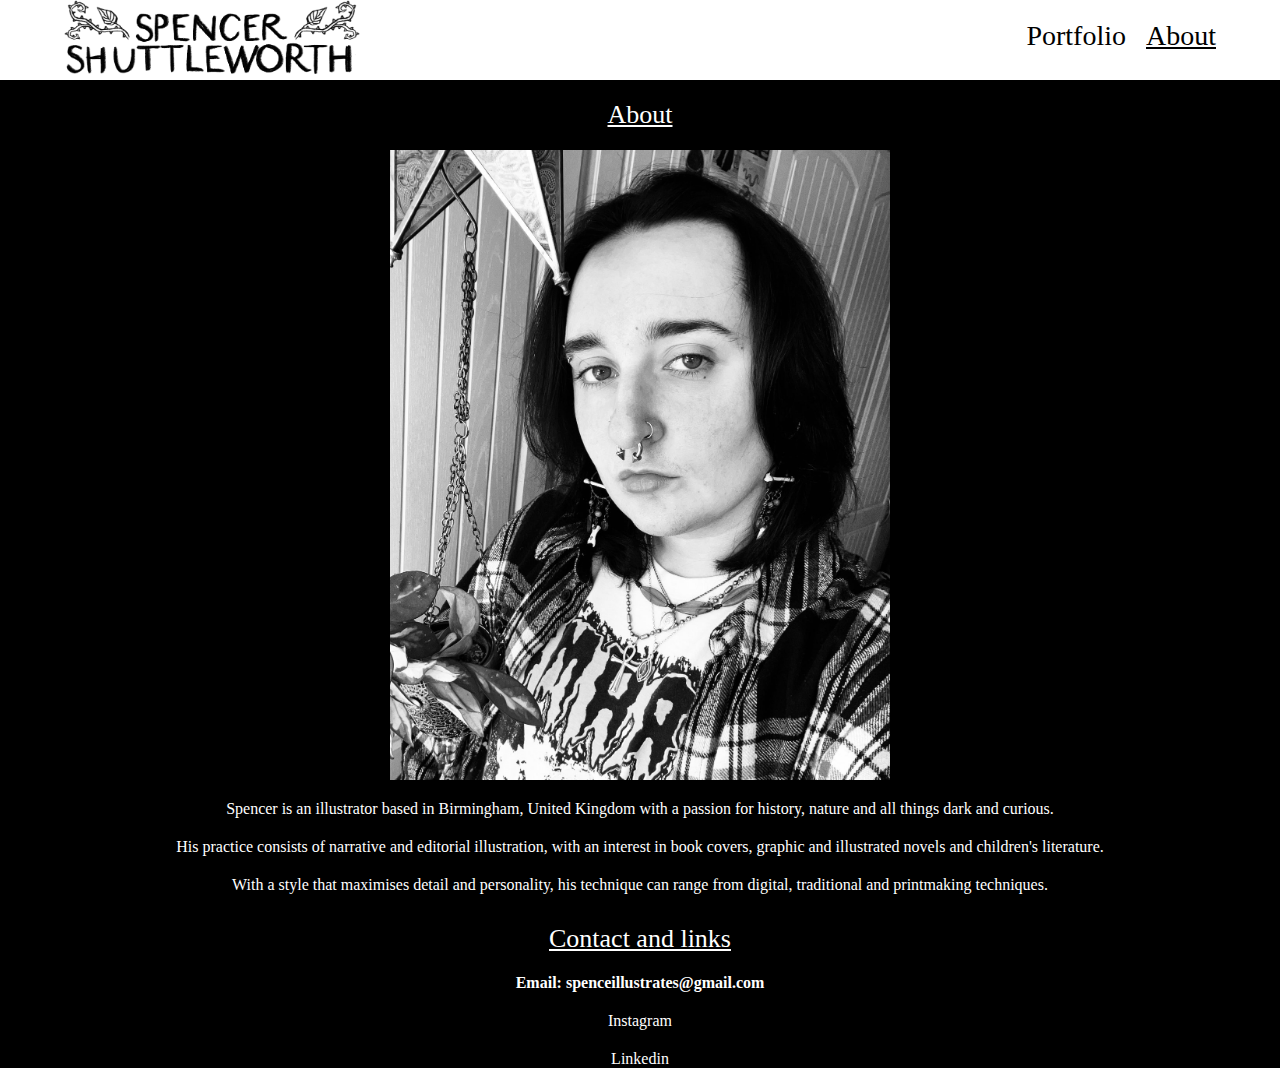
<file: about.html>
<html>
<head>
<link rel="stylesheet" href="stylesheet.css">
<meta content="width=device-width">
</head>

<body style="background-color: #000000;">

<!-- NAVBAR -->
<div class="navbar">
    <img class="logo" src="media/logo.png"></a>  
    <a class="active" style="padding-right: 5%;" href="about.html">About</a>
    <a href="index.html">Portfolio</a>
</div>

<!-- TITLE-->
<div class="pageTitle">
	About
</div>

<!-- IMAGE-->
<img class="portrait" src="media/about_photo.jpg"></a> 

<!-- DESCRIPTION-->
<div class="pageDescription" style="width: 80%">
	Spencer is an illustrator based in Birmingham, United Kingdom with a passion for history, nature and all things dark and curious.
</div>
<div class="pageDescription" style="width: 80%">
	His practice consists of narrative and editorial illustration, with an interest in book covers, graphic and illustrated novels and children's literature.
</div>
<div class="pageDescription" style="width: 80%">
	With a style that maximises detail and personality, his technique can range from digital, traditional and printmaking techniques. 
</div>

<!-- CONTACTS-->
<div class="pageTitle" style="padding-top: 30px;">
	Contact and links
</div>
<div class="pageDescription" style="font-weight: bold;">
	Email: spenceillustrates@gmail.com
</div>
<div class="pageDescription">
	<a href="https://www.instagram.com/spenceillustrates?igsh=MWd6ZHl3YmFzNnVqbA%3D%3D&utm_source=qr">Instagram</a>
</div>
<div class="pageDescription">
	<a href="https://www.linkedin.com/in/spencer-shuttleworth-25a7252b9?utm_source=share&utm_campaign=share_via&utm_content=profile&utm_medium=ios_app">Linkedin</a>
</div>

</body>
</html>
</file>
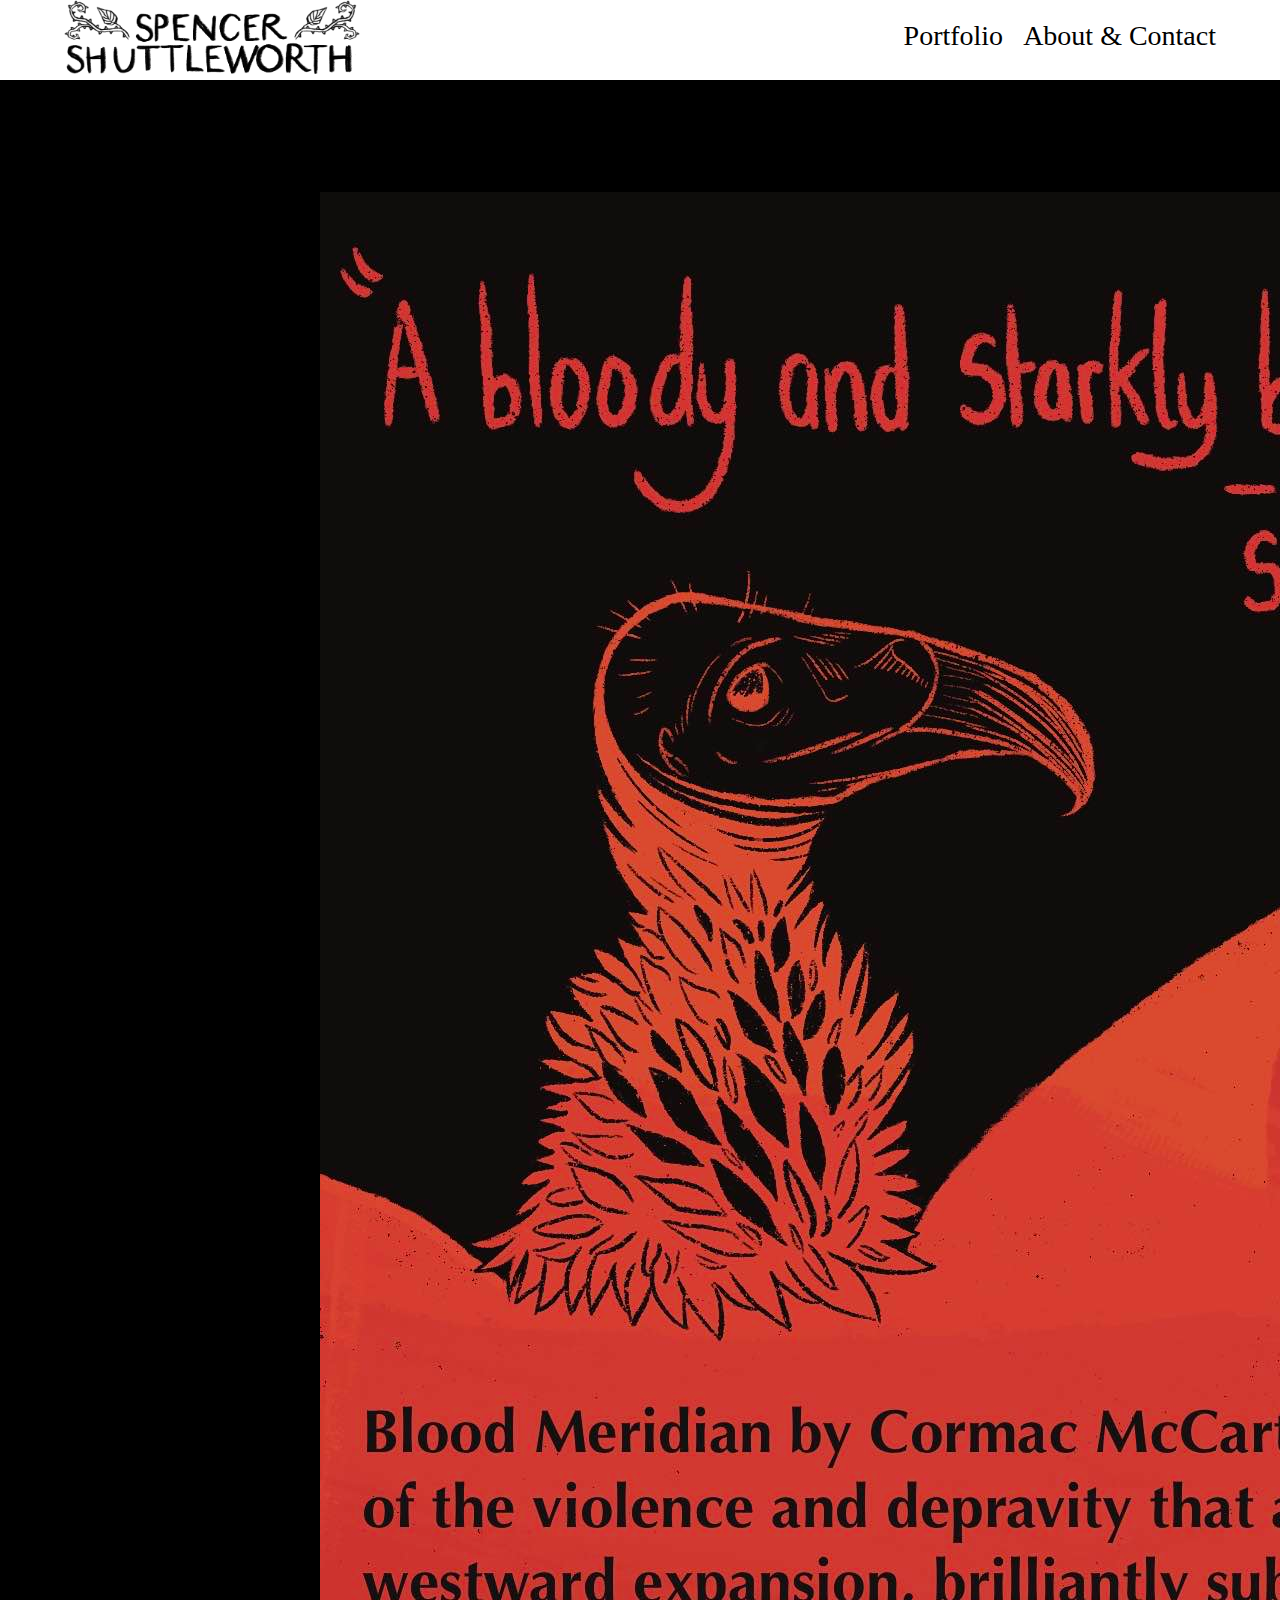
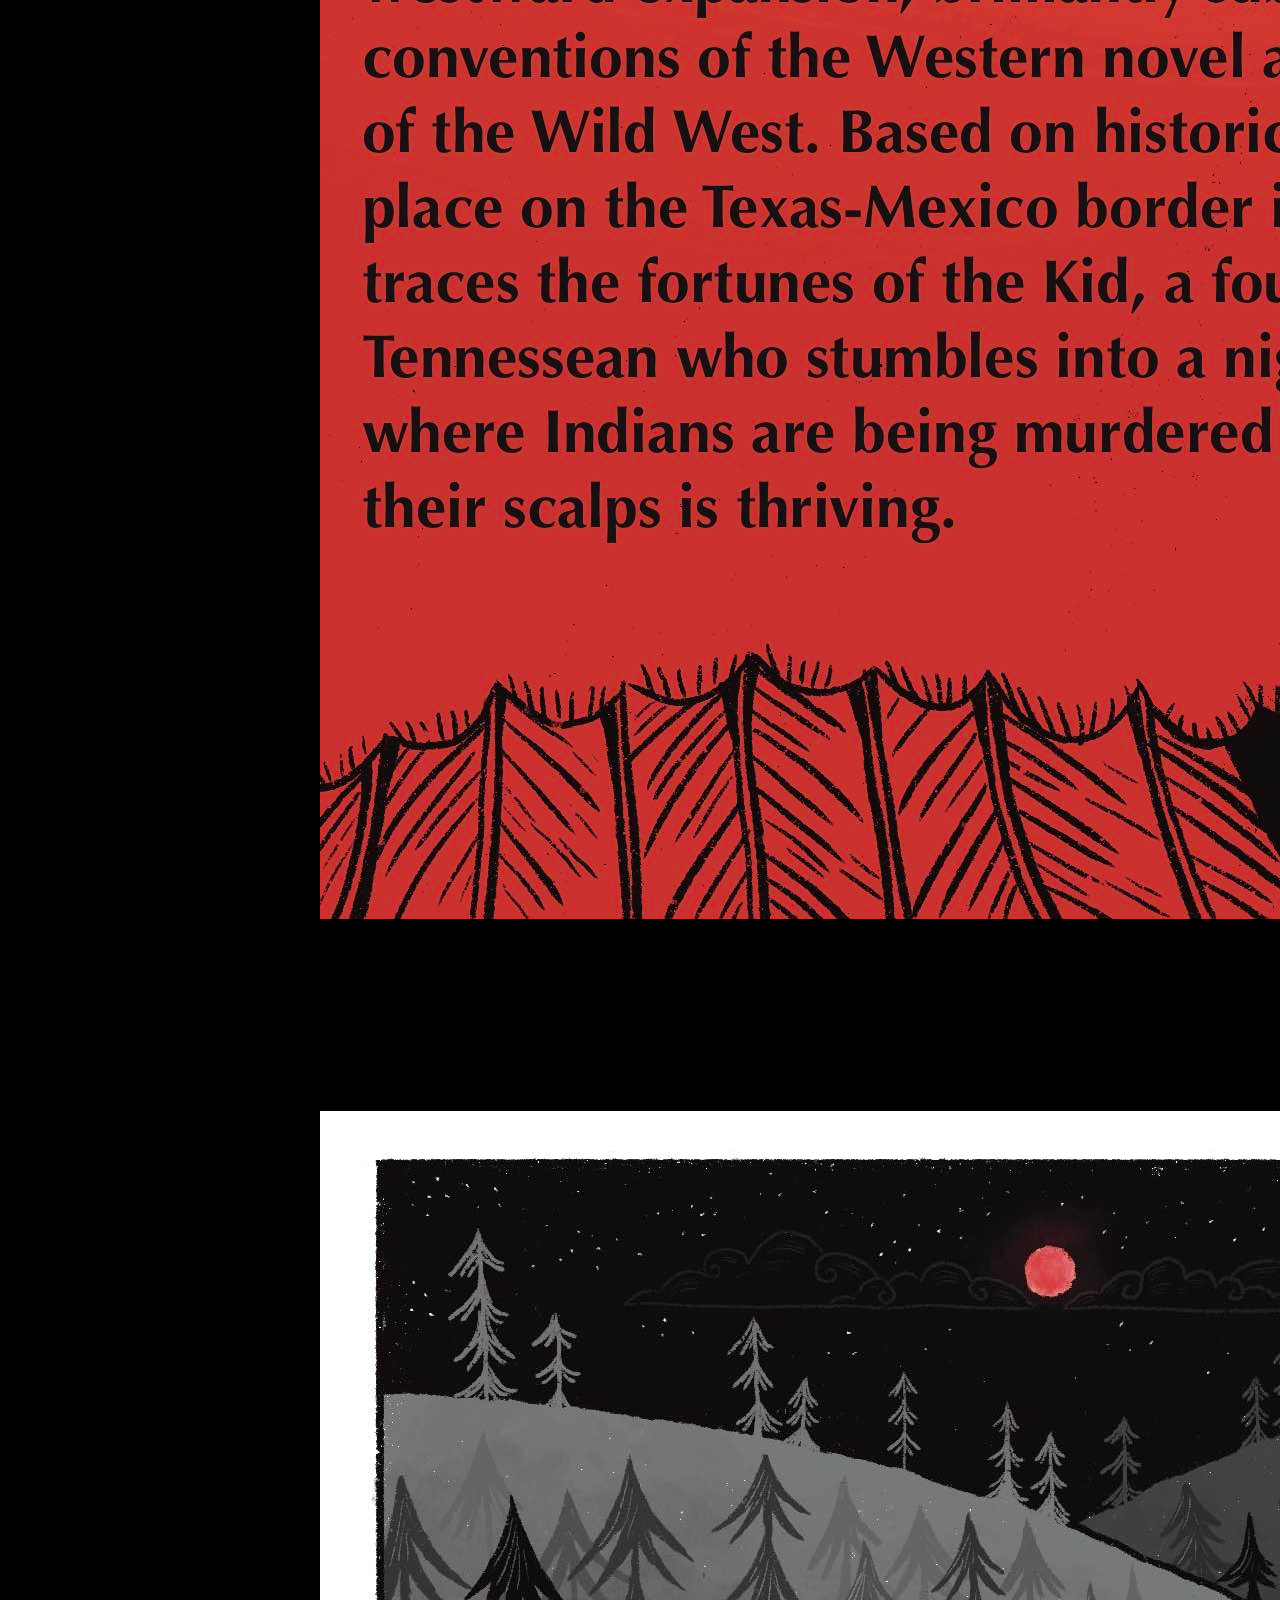
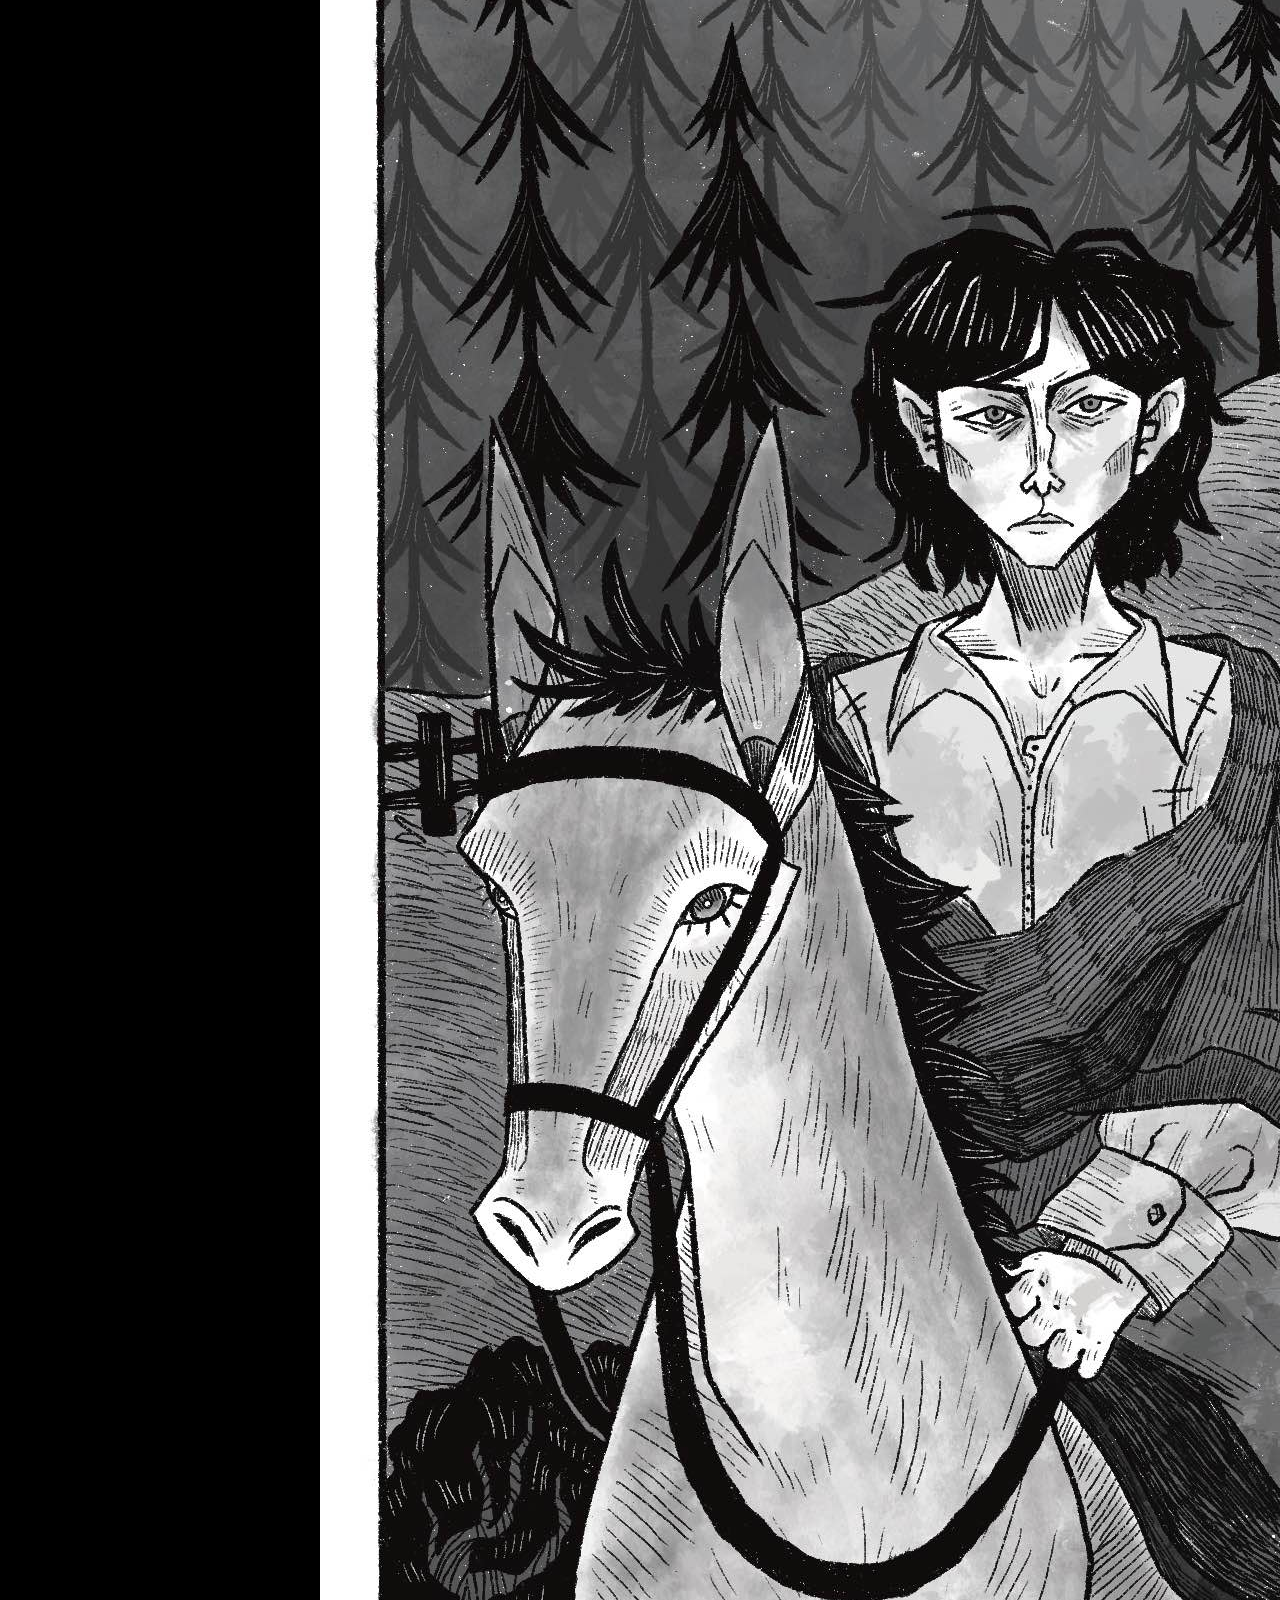
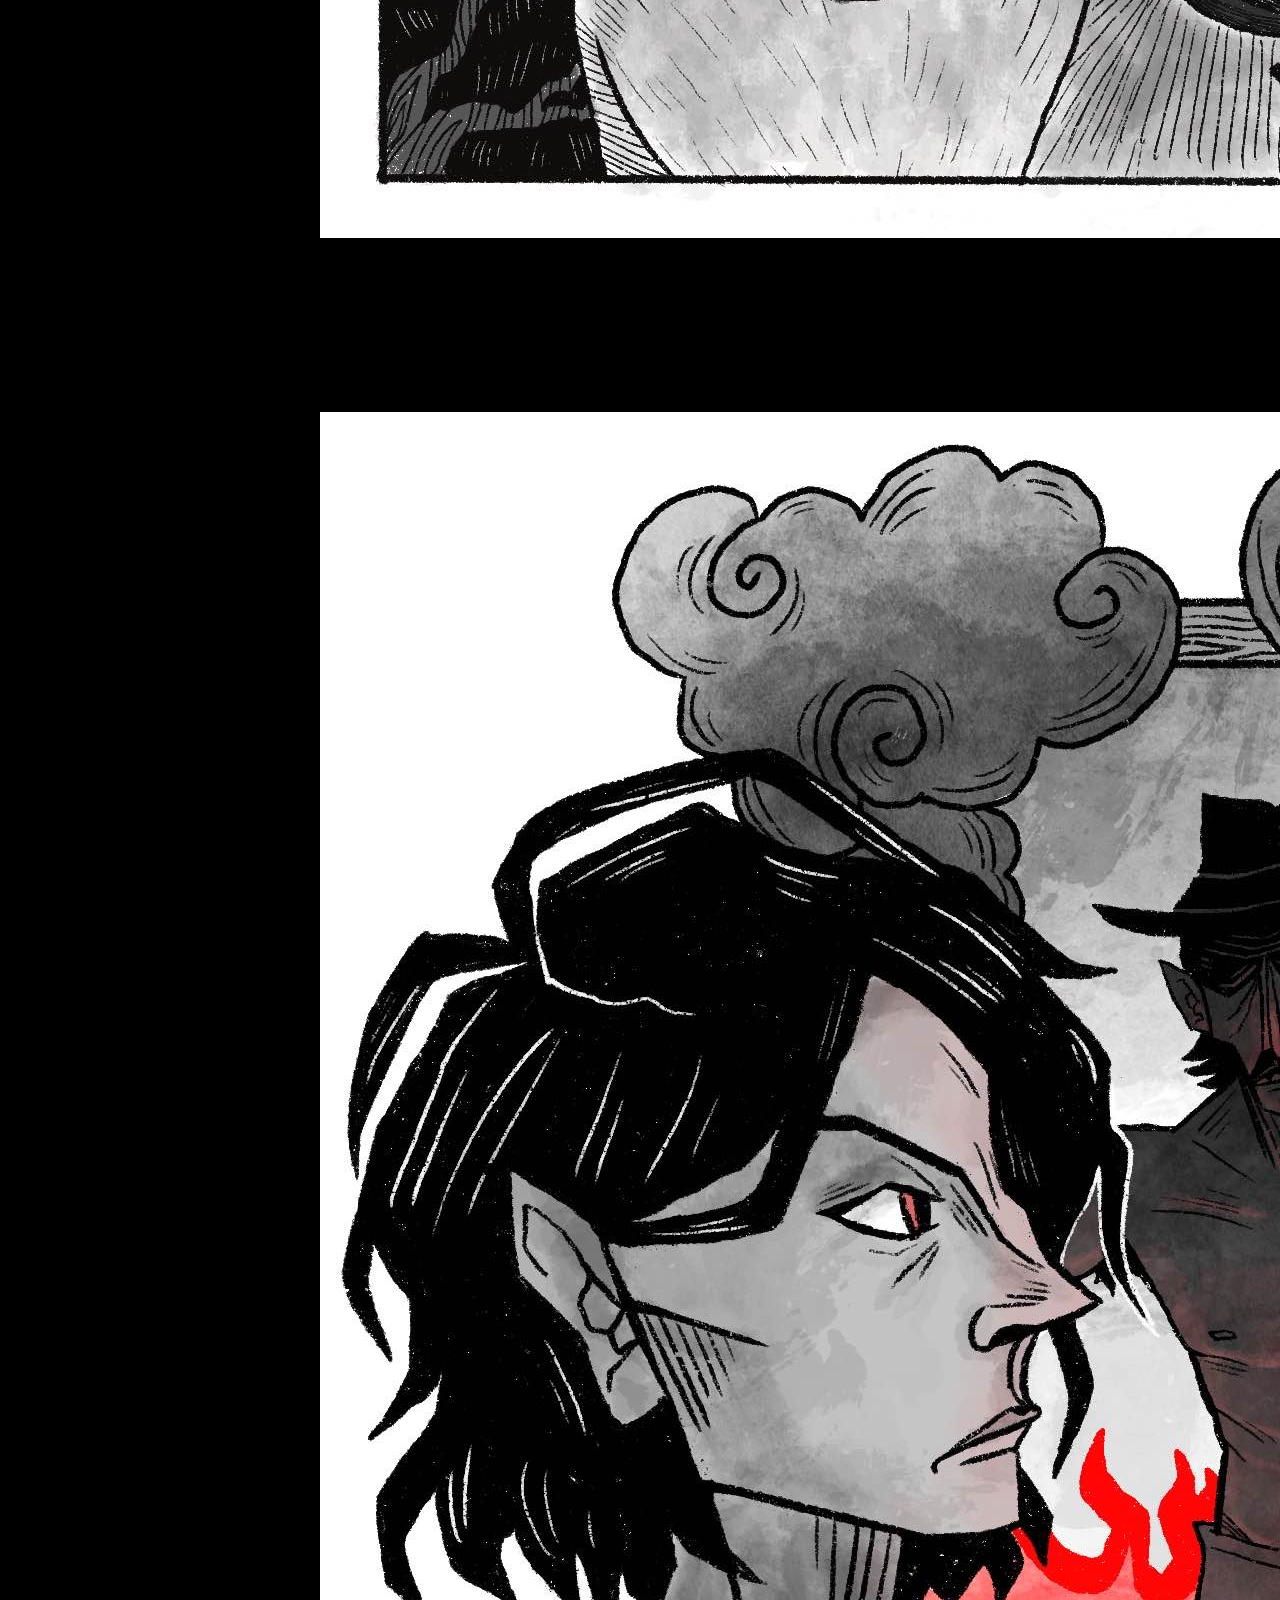
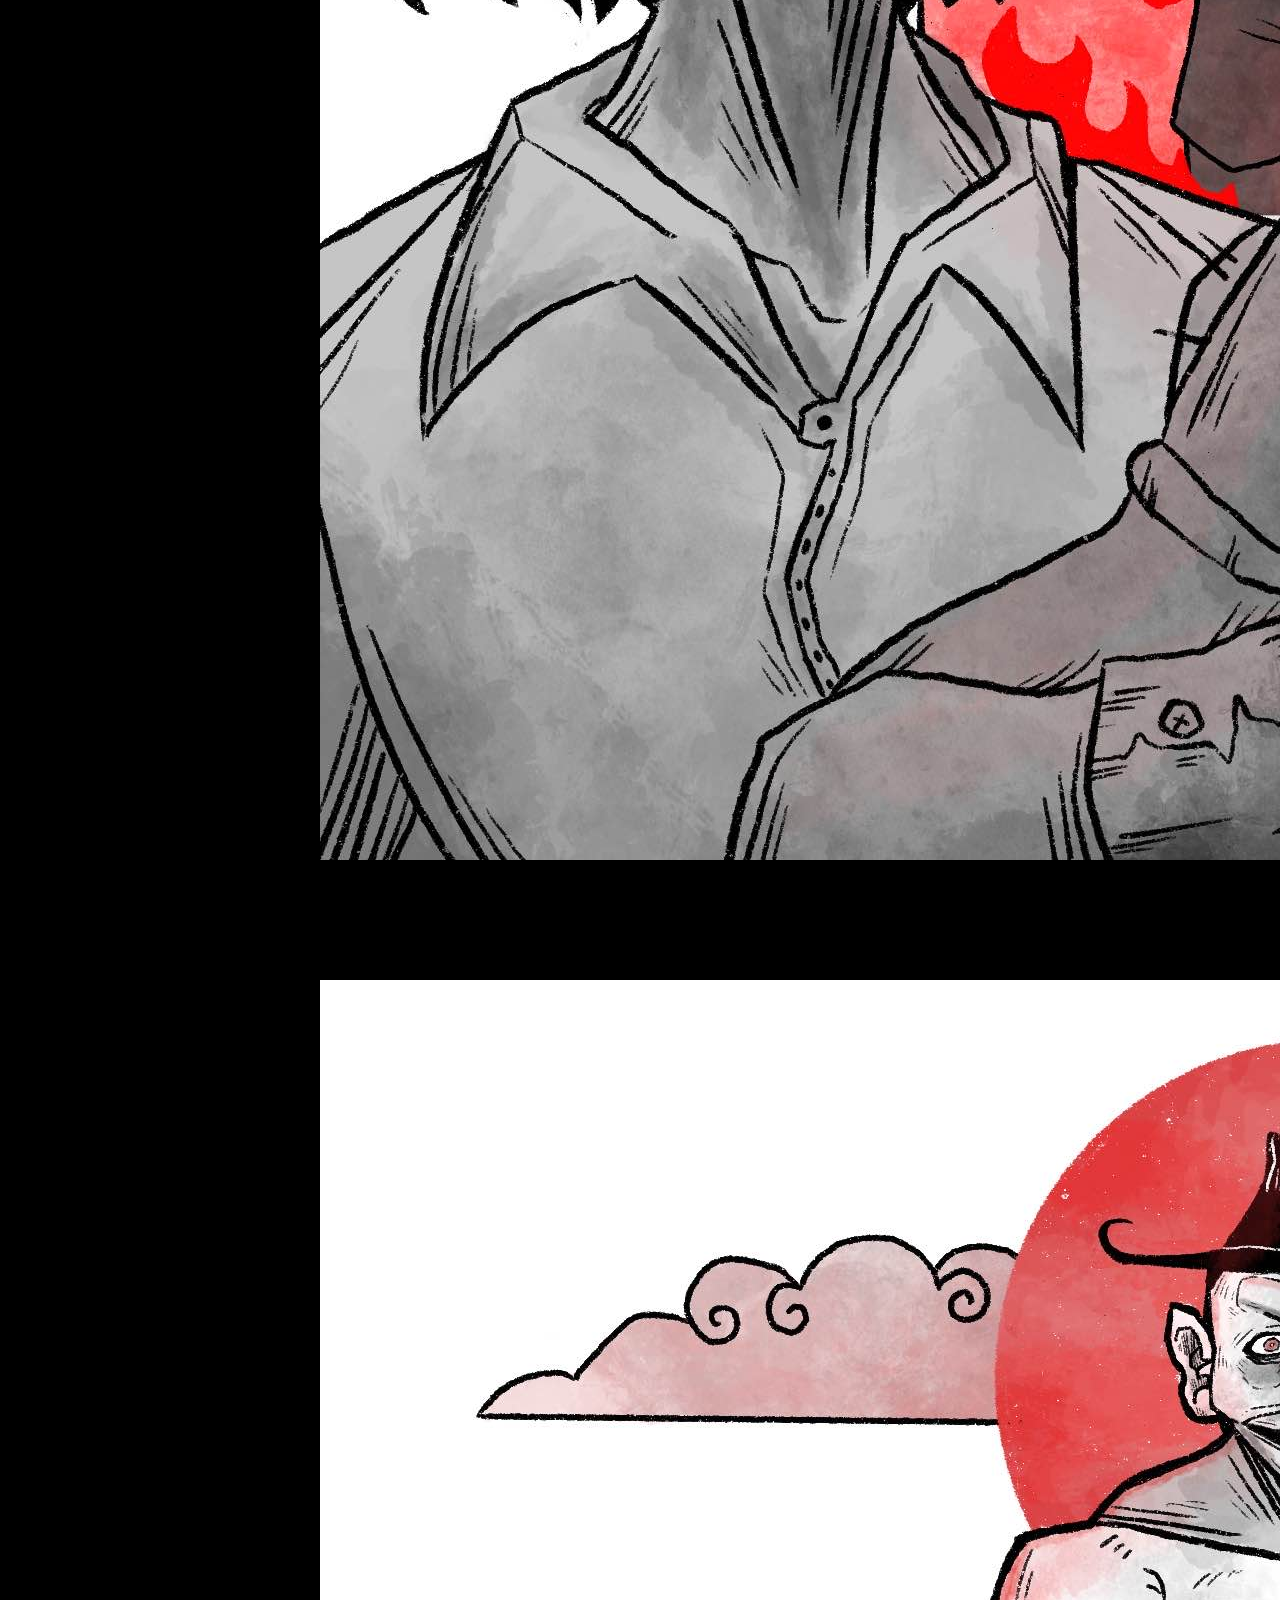
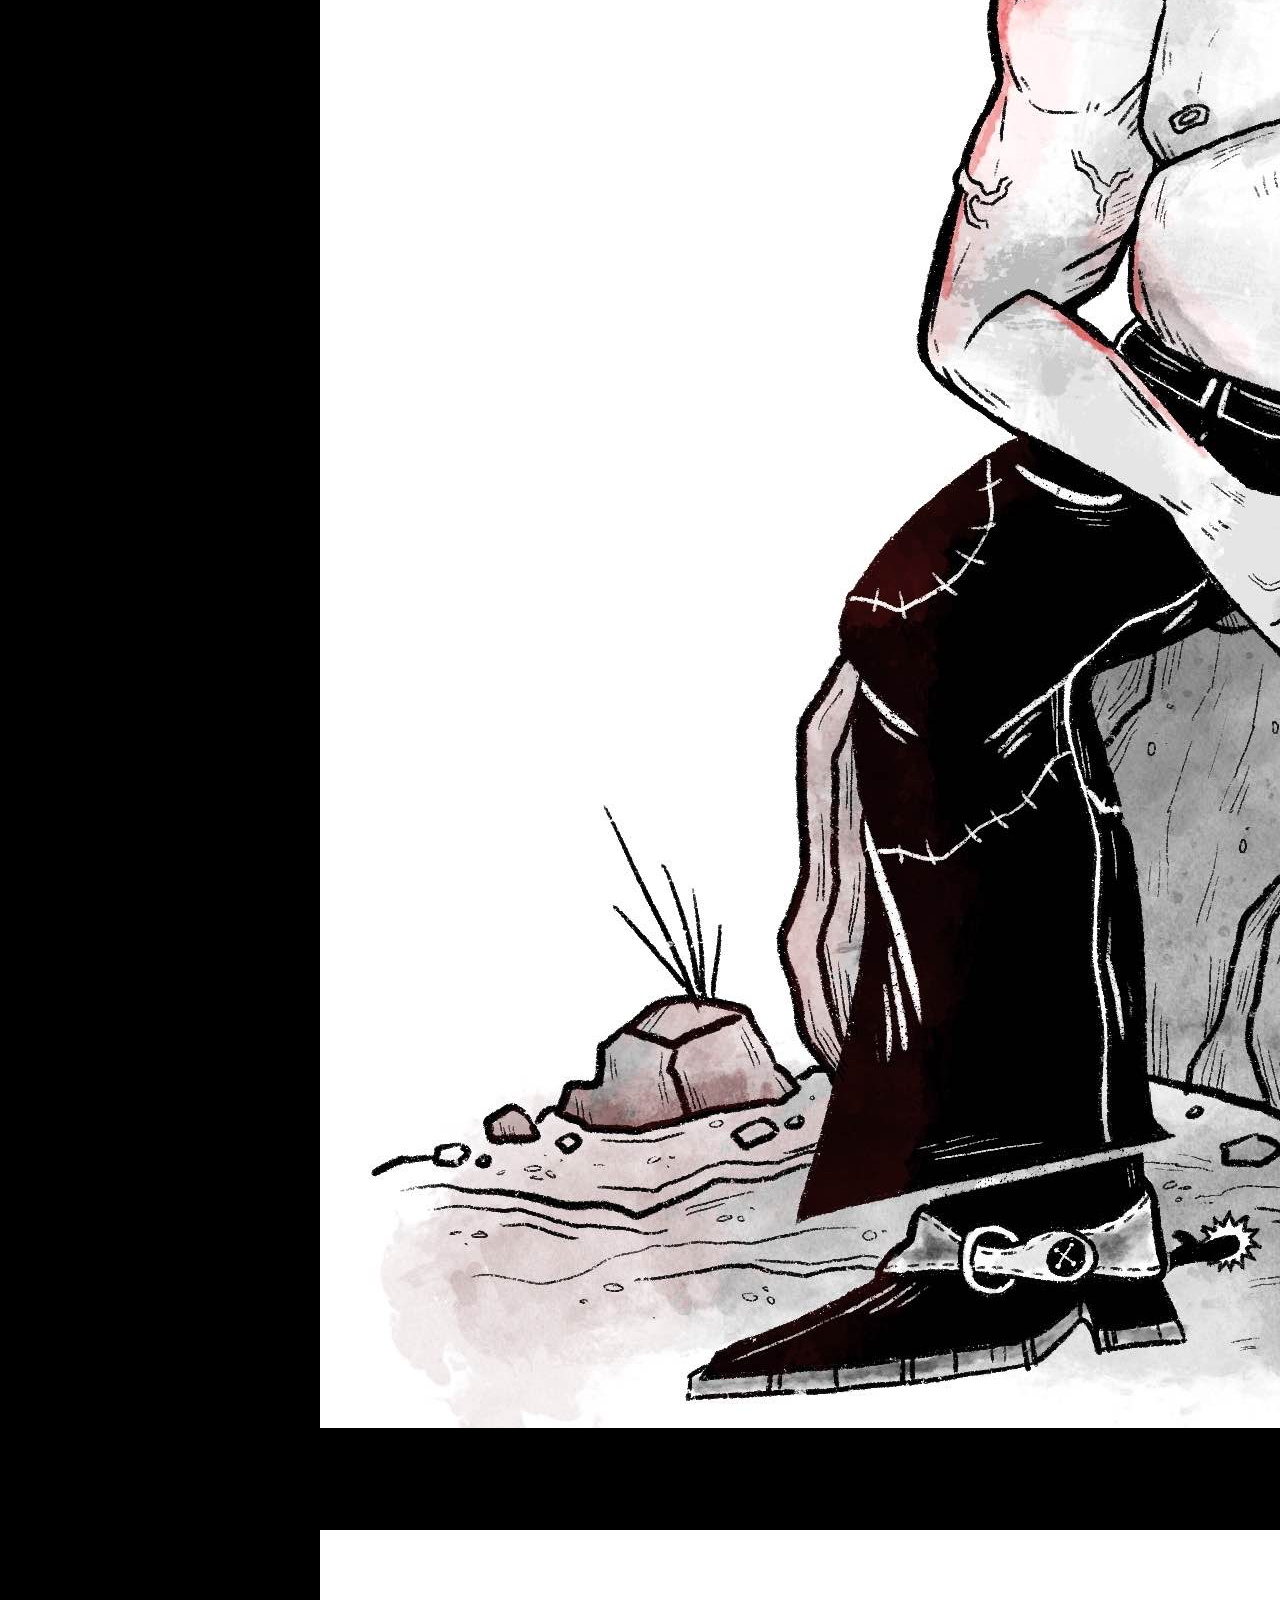
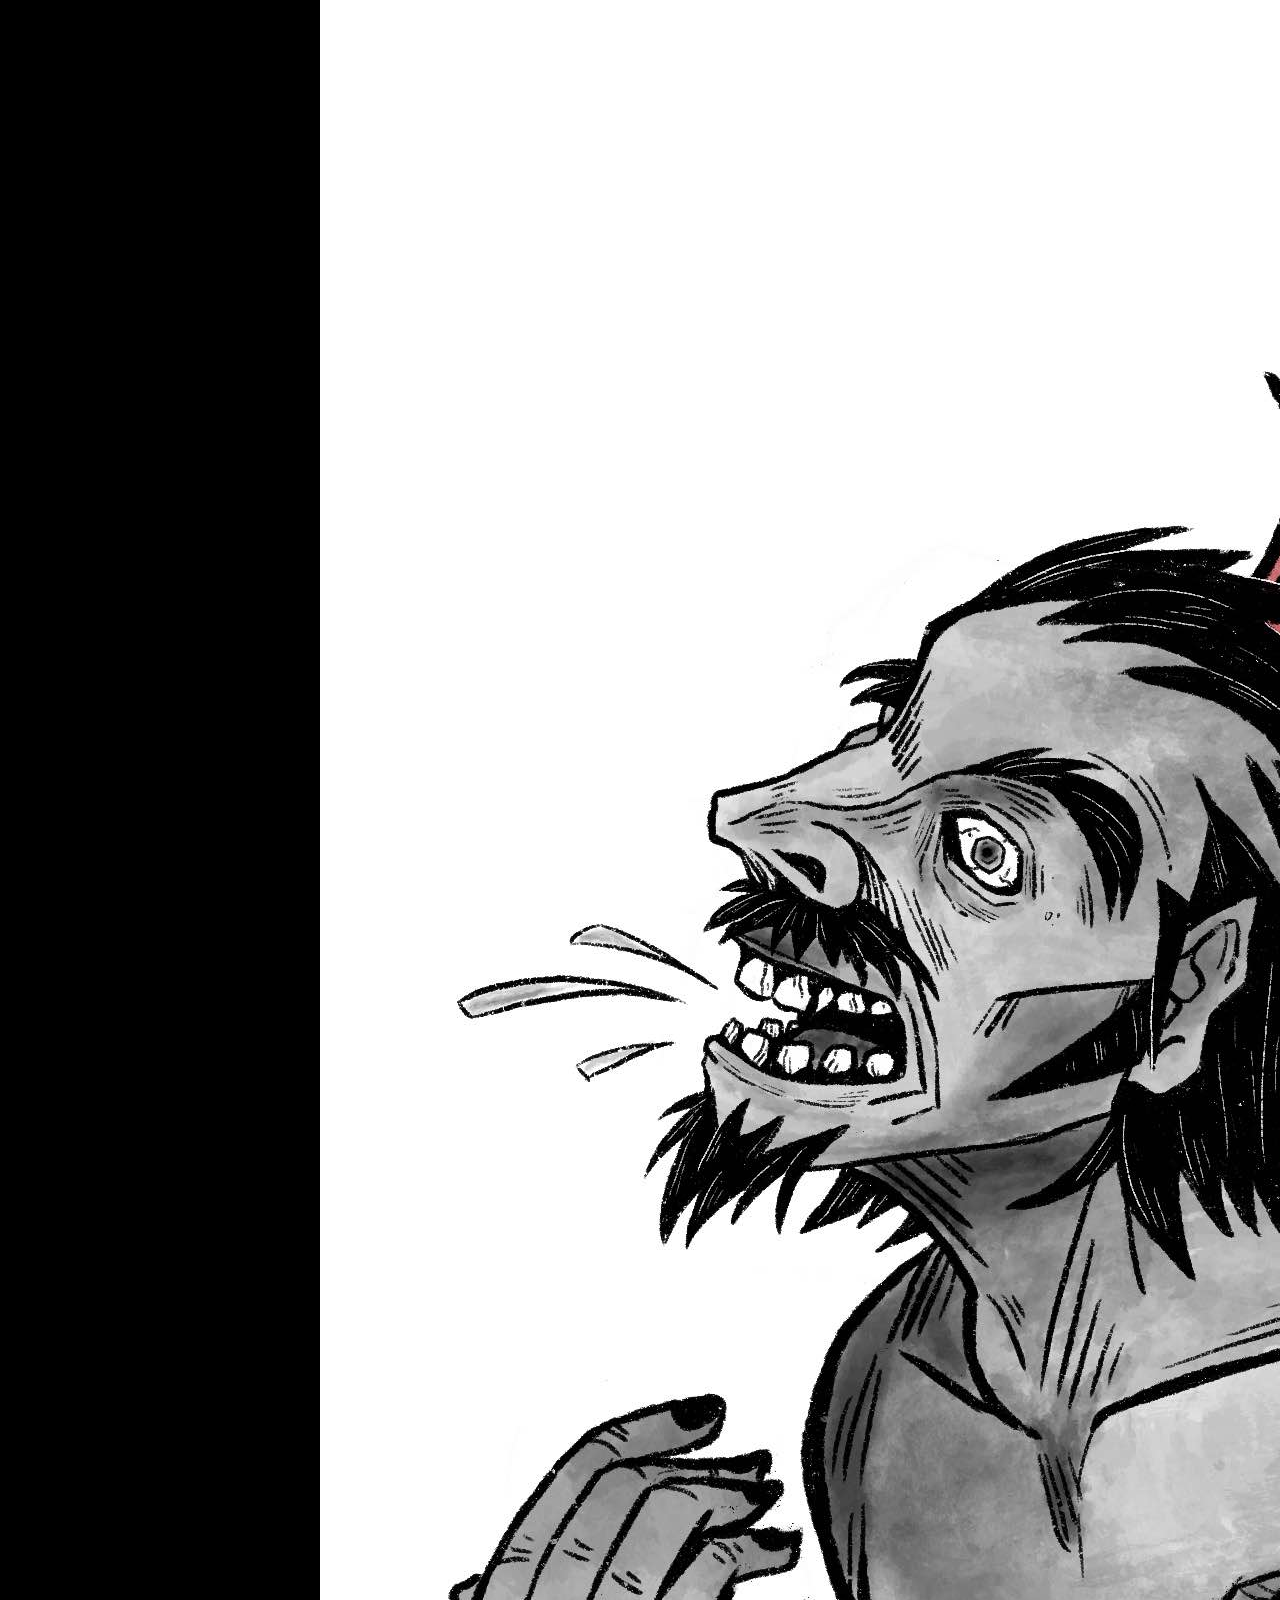
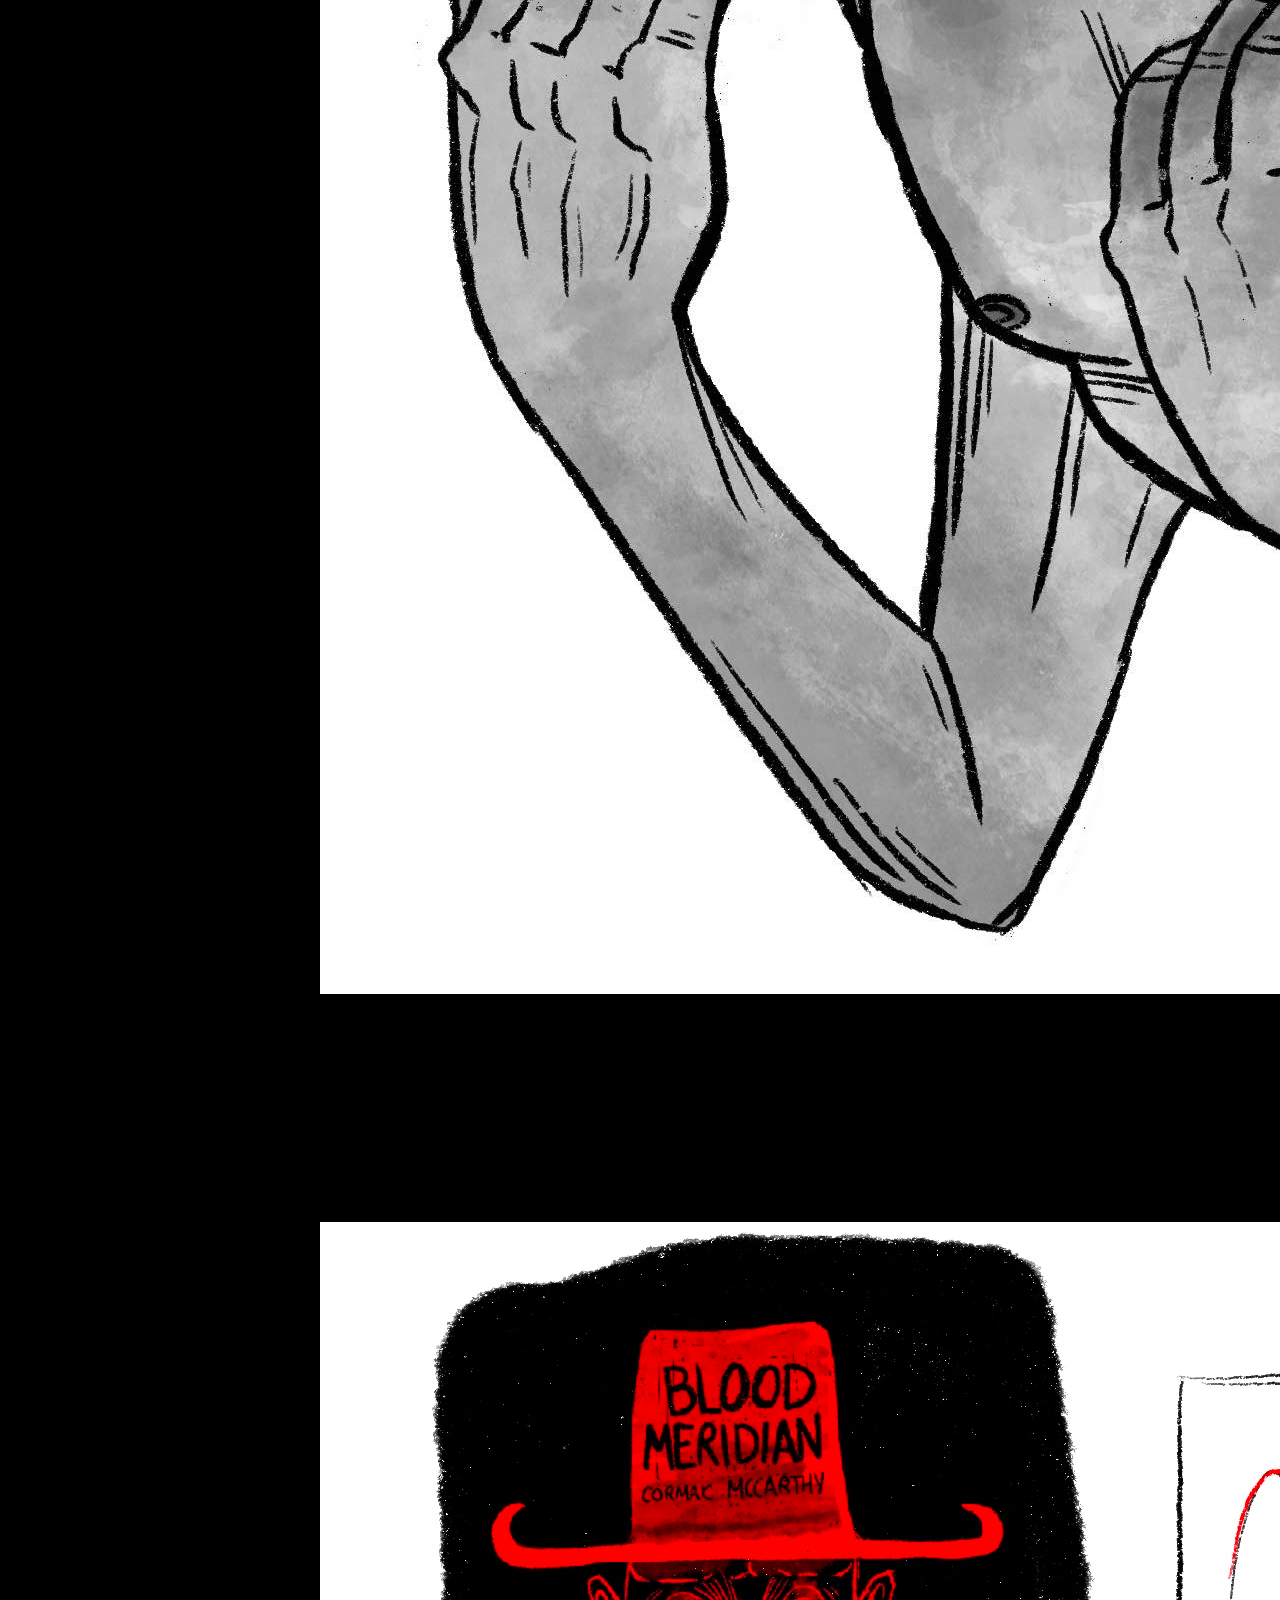
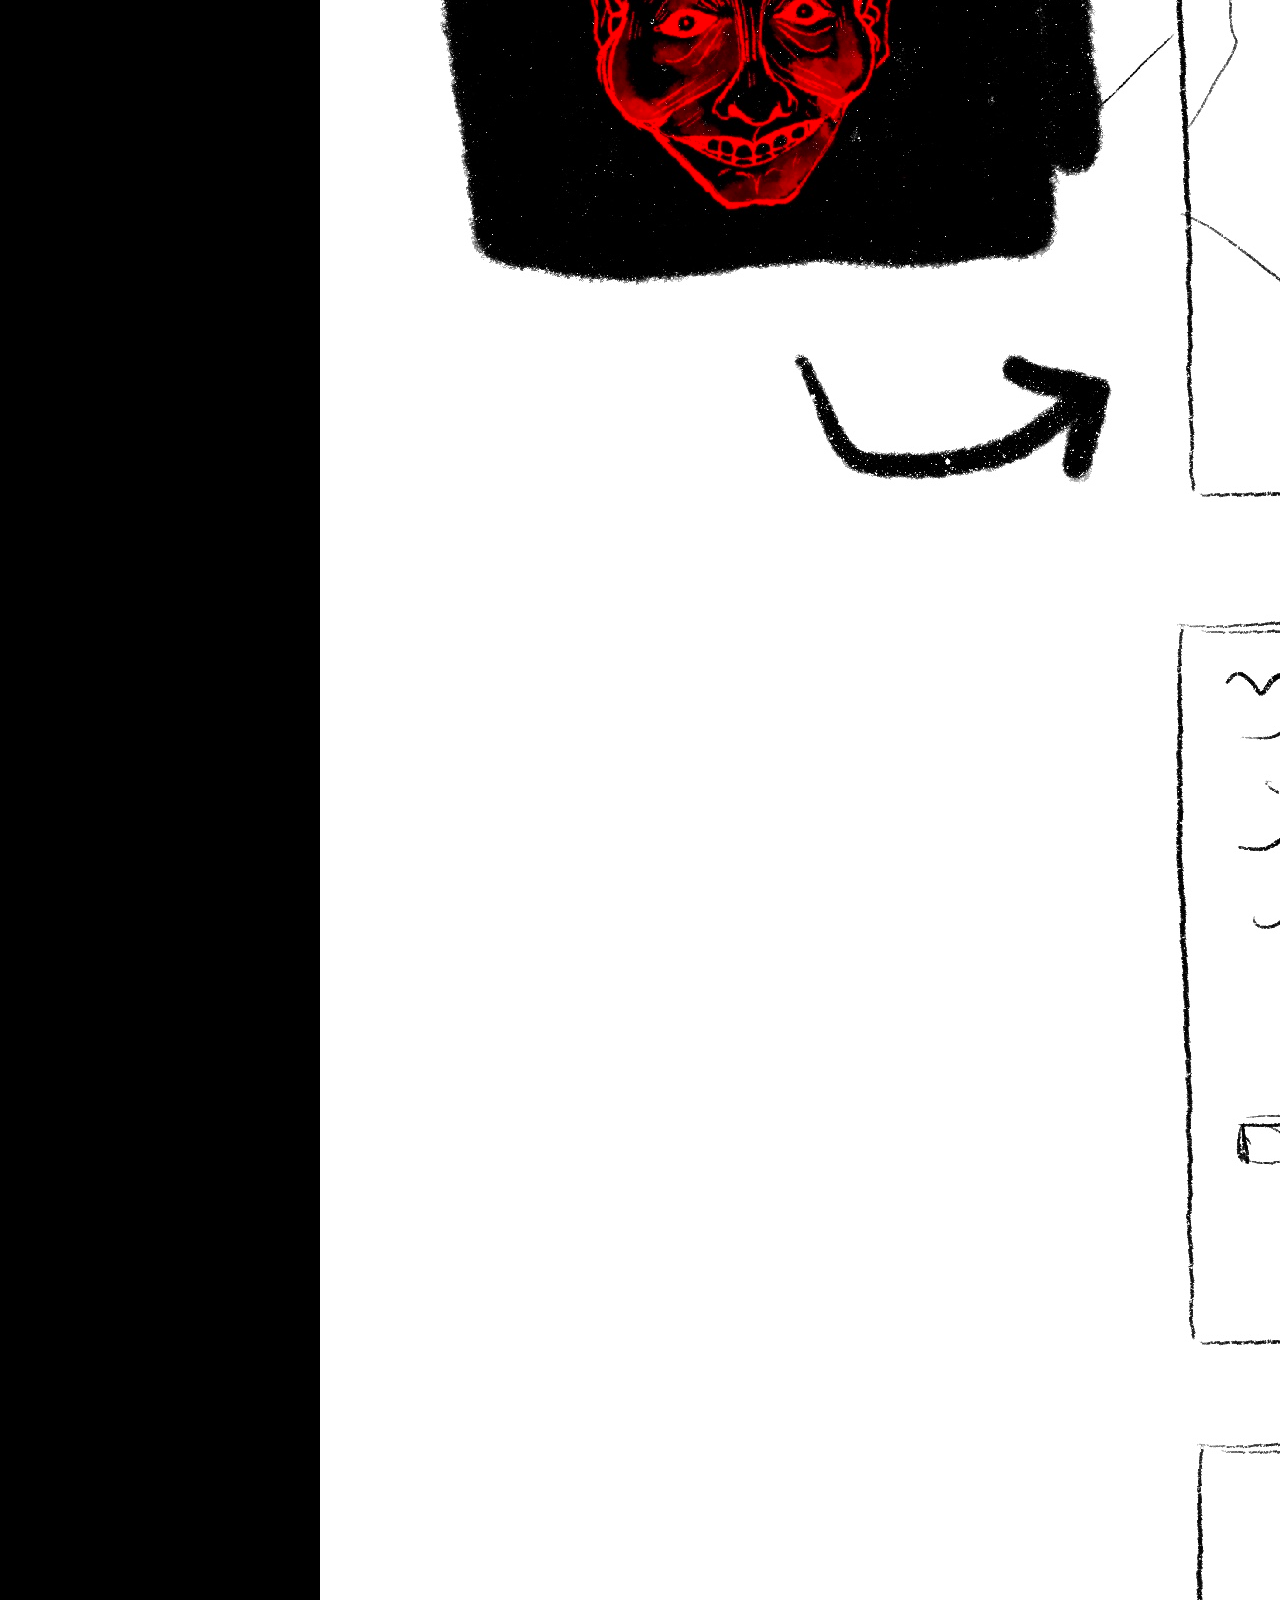
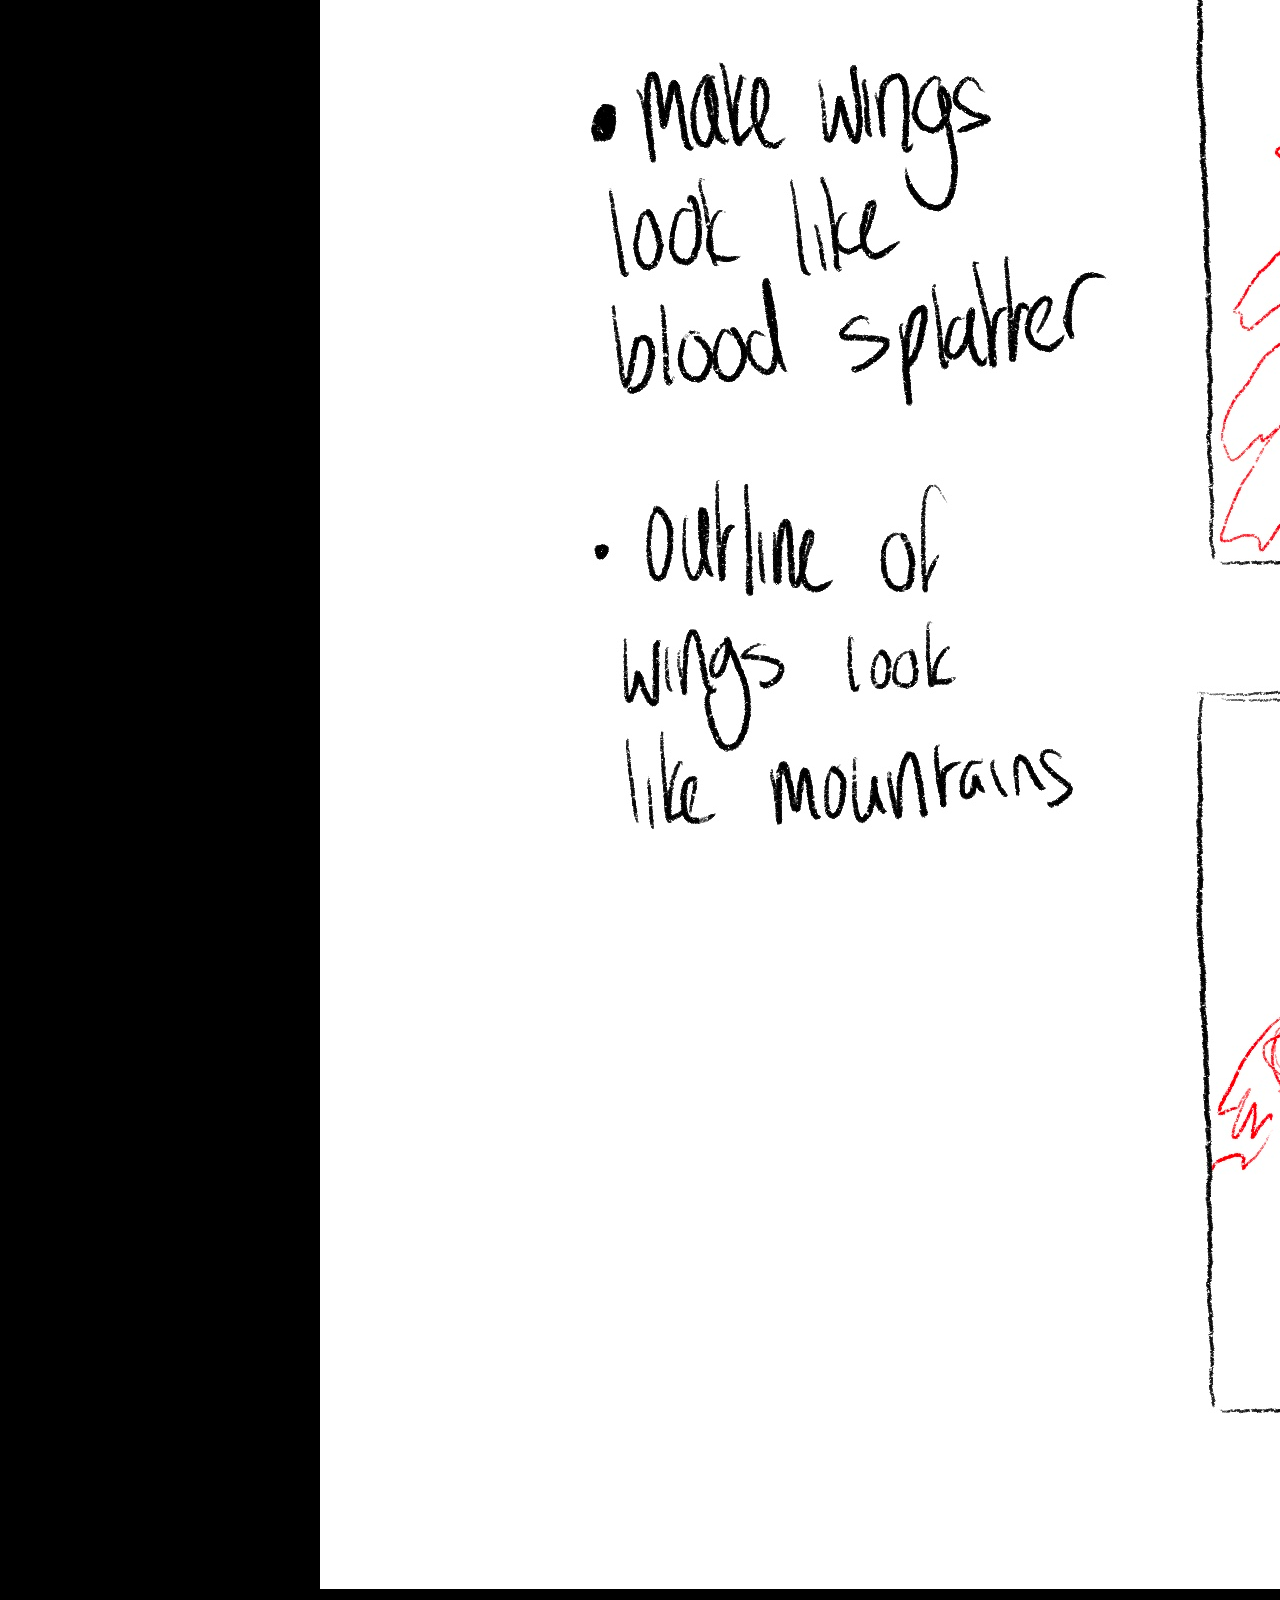
<file: artwork/blood_meridian_personal_project.html>
<html>
<head>
<link rel="stylesheet" href="../stylesheet.css">
<meta content="width=device-width">
</head>

<body style="background-color: #000000;">

<div class="navbar">
    <img class="logo" src="../media/logo.png"></img>
    <a style="padding-right: 5%;" href="../about.html">About & Contact</a>
    <a href="../index.html">Portfolio</a>
</div>

<div class="page_title">Blood Meridian Personal Project</div>
<div class="page_description">
This project was a visual exploration of the 1985 novel 'Blood
Meridian' by Cormac McCarthy, which is classified within the
'anti-Western' and 'Gothic-Western' genres.
</div>
<div class="page_description">
The narrative of Blood Meridian follows a character known as 'The
Kid', and explores his experiences of his voyage along the
American frontier as he is accompanied by 'The Glanton Gang',
who are a historical group of scalp hunters who massacred native
Americans along the United States-Mexican borderlands. This
happened between 1849-1850 and was fuelled by sadistic pleasure
and nihilistic tendencies.
</div>
<div class="page_description">
Blood Meridian has never officially been adapted into film due to the
extreme violence and brutality depicted in the novel. The novel was
also written in a very distinctive, almost lyrical, writing style that
would be extremely difficult to translate into a strictly visual format
without the text losing its inherent meaning and impact.
</div>
<div class="page_description">
I illustrated a selection of scenes to be imagined alongside the text
to which the images correspond. I mainly focussed on character
and atmosphere within this project, as my favourite parts of the
novel were the beautifully dense descriptions of the characters. This
project was ultimately my personal exploration of Cormac
McCarthy's descriptive language.
</div>

<div style="width:50%; margin: 0 auto;">
    <div class="display_col" style="width:98%; float:left;">
        <div style="padding-top: 30px;">           
            <img src="../media/blood_meridian_personal_project/blood_meridian_reimagined_cover.jpg"></img>
        </div>
		<div class="piece_description">
<b>"Blood Meridian - Book Cover"</b> - There's many symbols of the context and narrative that I carefully
crafted into my cover design. 'The Kid' is the character on the front
cover, and I purposely 'cut off' the top part of his head as a nod to
The Glanton Gang's sadistic intent behind their involvement in the
scalp-hunting market, which is a driving force of the violence
depicted in the novel. Ultimately, this leads to The Kid's demise at
the very end of the narrative.
The full image of the cover fits inside a silhouette of an American
black vulture. Black Vultures are native to where the novel is set,
but also share physical and behavioural characteristics with the
novel's antagonist, Judge Holden, who metaphorically represents
every component of war. As the cover extends into the full
illustration, the vulture's silhouette dominates the rest of the
imagery.
		</div>
        <div style="padding-top: 30px;">           
           <img src="../media/blood_meridian_personal_project/the_kid_and_his_mule.jpg"></img>
        </div>
		<div class="piece_description">
<b>"The Kid and his Mule"</b> - A single full-page illustration of The Kid, who was gifted a mule in
exchange for helping an older man run his farm in Tennessee. As
soon as he was given the mule, he embarked on his pilgrimage
towards Mexico. I was particularly interested in the wildlife of
Tennessee, which is known for its coniferous forest and
mountainous regions. Since I focussed on spot-illustrations with a
heavy character focus within my other illustrations, I wanted to
showcase a knowledge of my contextual understanding of The Kid's
original home state. Nature and wildlife are topics I'm fascinated by,
so this illustration was a very enjoyable exploration of Tennessee's
biodiversity.
		</div>
        <div style="padding-top: 30px;">           
           <img src="../media/blood_meridian_personal_project/the_kid_and_toadvine.jpg"></img>
        </div>
		<div class="piece_description">
<b>"The Kid meets Toadvine"</b> - The Kid is introduced to Toadvine, and they share a similar taste for
mindless violence. This spot illustration depicts one of the novel's
beginning events where they plot a fire in the hotel room of one of
the other residents. The illustration purposefully feels 'closed-in' to
give The Kid and Toadvine a scheming nature, which is
representative of how violence without a true purpose validates and
schemes with itself - 'misery loves company'.
		</div>
        <div style="padding-top: 30px;">           
           <img src="../media/blood_meridian_personal_project/the_judge.jpg"></img>
        </div>
		<div class="piece_description">
<b>"The Judge"</b> - As the novel's antagonist, Judge Holden is a very interesting
character to me as the embodiment of war. In the novel, he is
described as a giant, completely hairless albino man. This
illustration is depicted from a retelling of the Glanton gang's strange
and cryptic first encounter with him.
		</div>
        <div style="padding-top: 30px;">           
           <img src="../media/blood_meridian_personal_project/the_bat.jpg"></img>
        </div>
		<div class="piece_description">
<b>"Sproule's Bat Bite"</b> - Blood Meridian explores the power of nature through Sproule's
death - which is caused by an infected bat bite. Sproule is a
character who The Kid meets at the beginning of his voyage
towards Mexico, and I wanted to visualise the action of The Kid
lifting a rock up to kill the bat. I'm particularly fond of this scene, as
The Kid's intent to save Sproule purposely contradicts his character
description of 'having a taste for mindless violence'. If he has a
taste for mindless violence, wouldn't he have left Sproule to suffer?
		</div>

		<div class="page_title">Development</div>
		<div class="piece_description">
As this project was more character focussed, most of my sketches
involved visual explorations of the characters' facial expressions
and physical characteristics. I really enjoy drawing a character
multiple times until I get a solid sense of their personalities through
different physical features and what they communicate about the
character.
		</div>
		<div style="padding-top: 30px;">
		   <img src="../media/blood_meridian_personal_project/development1.jpg">
		</div>
		<div style="padding-top: 30px;">
		   <img src="../media/blood_meridian_personal_project/development2.jpg">
		</div>
		<div style="padding-top: 30px;">
		   <img src="../media/blood_meridian_personal_project/development3.jpg">
		</div>
		<div style="padding-top: 30px;">
		   <img src="../media/blood_meridian_personal_project/development4.jpg">
		</div>
    </div>
</div>

</body>
</html>
</file>
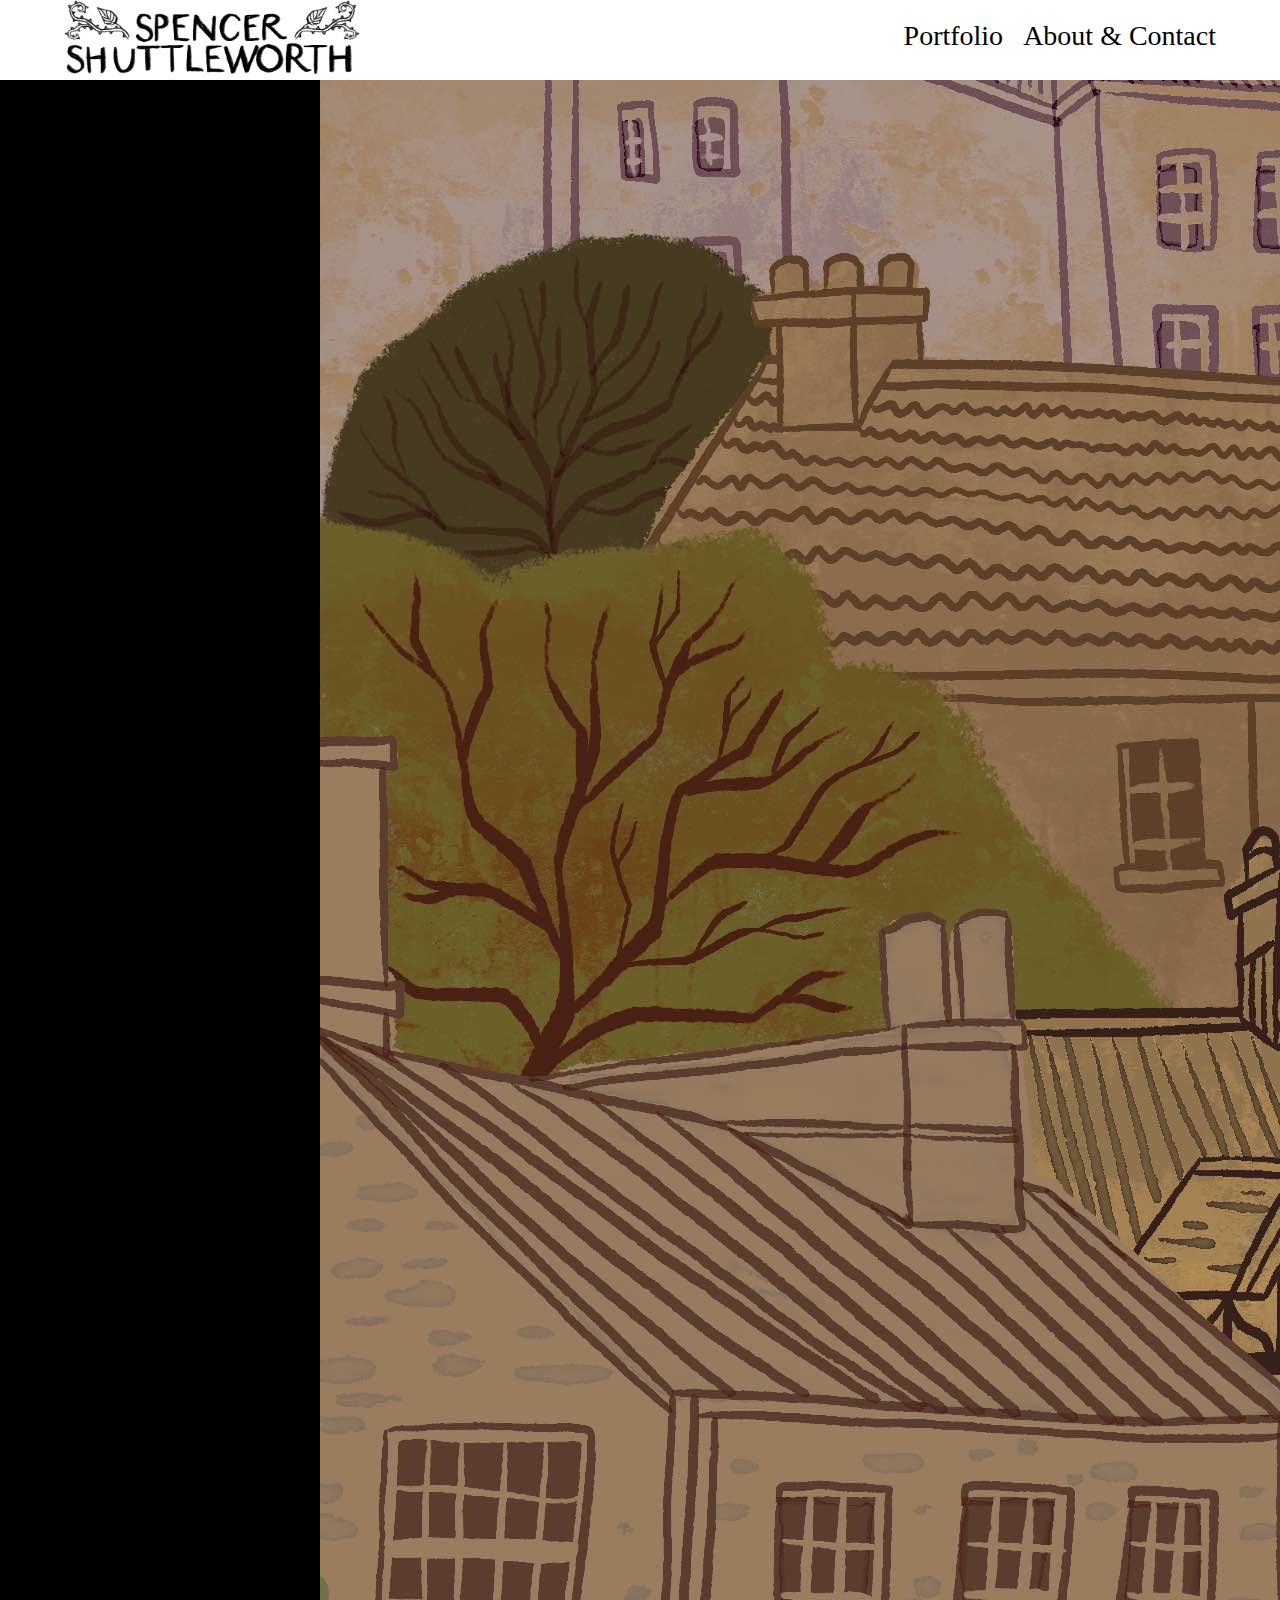
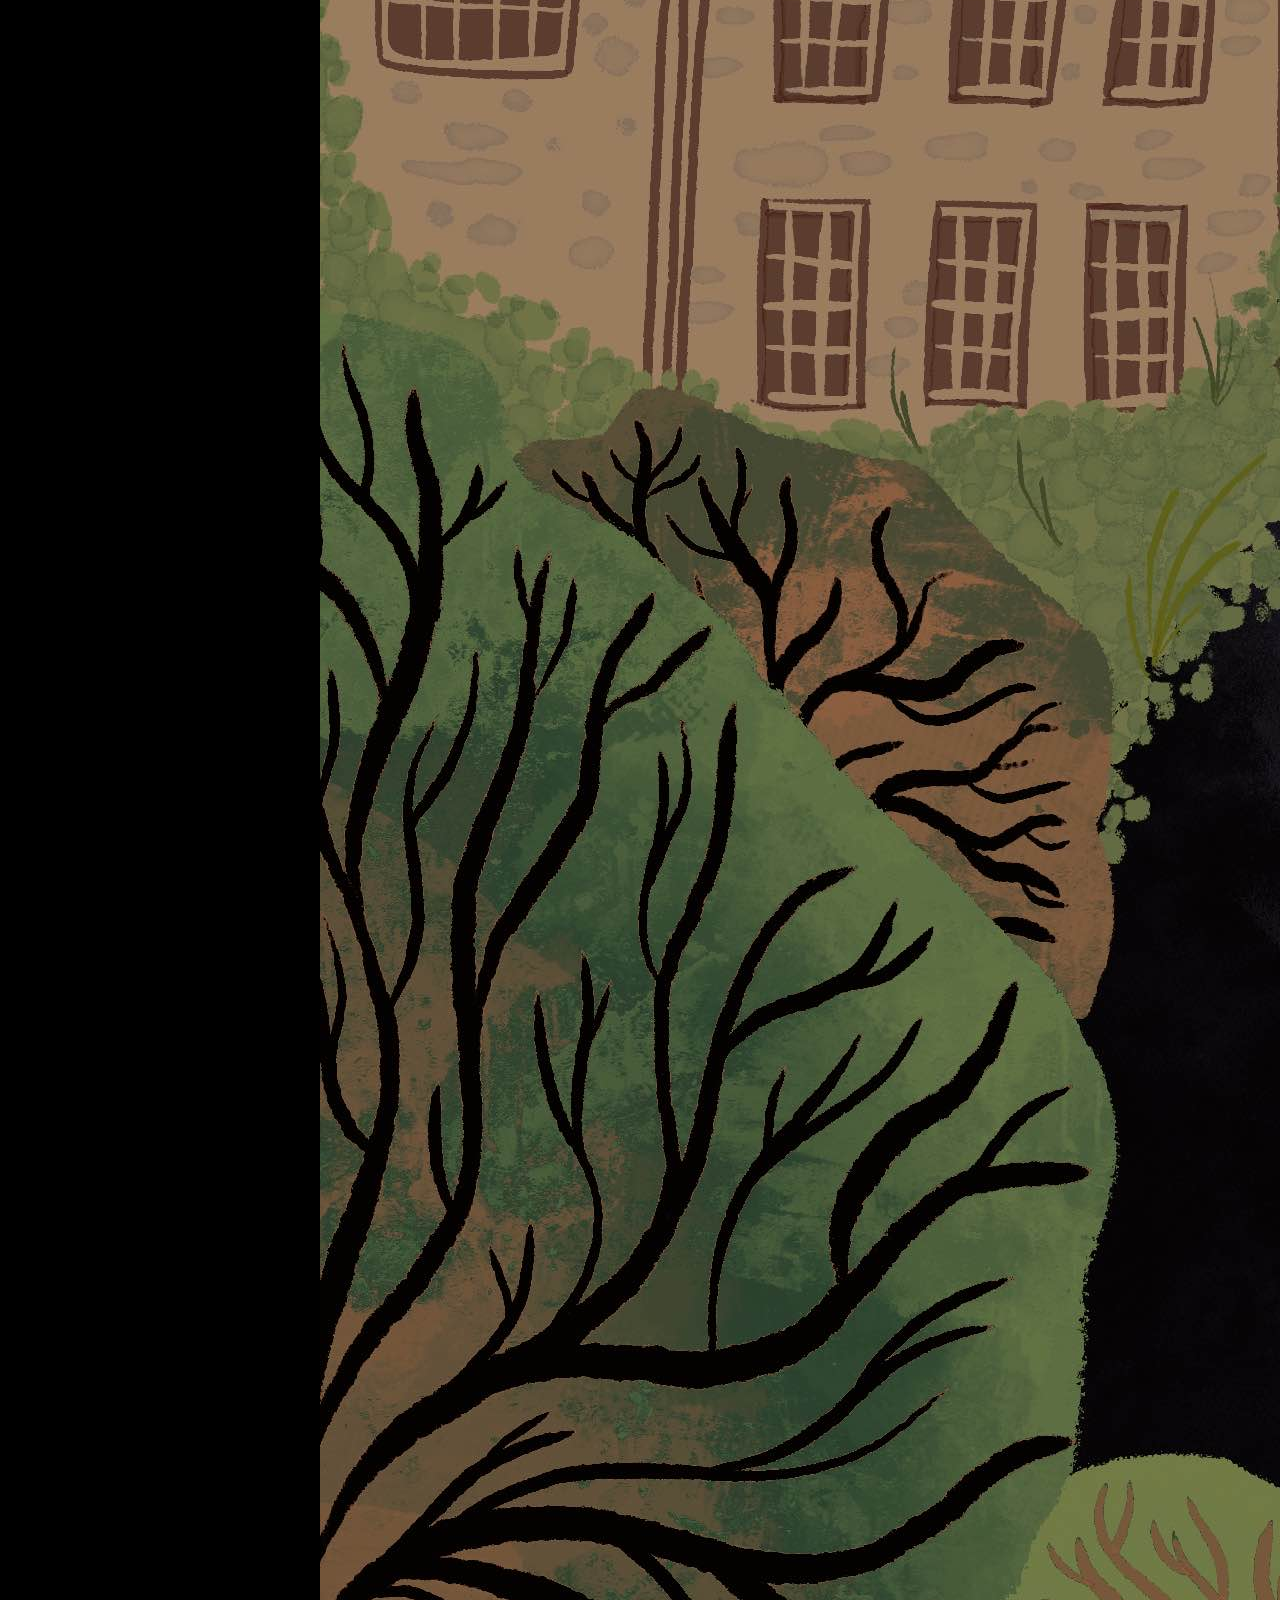
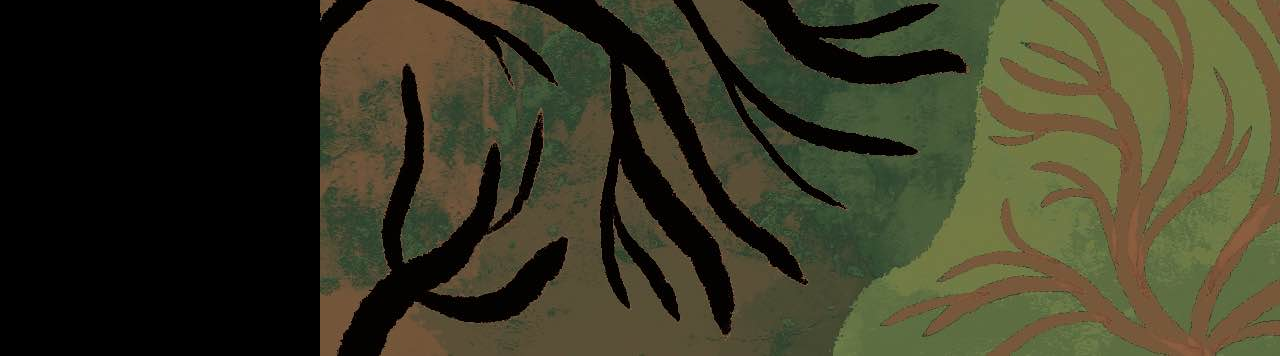
<file: artwork/dean_village.html>
<html>
<head>
<link rel="stylesheet" href="../stylesheet.css">
<meta content="width=device-width">
</head>

<body style="background-color: #000000;">

<div class="navbar">
    <img class="logo" src="../media/logo.png"></img>
    <a style="padding-right: 5%;" href="../about.html">About & Contact</a>
    <a href="../index.html">Portfolio</a>
</div>

<div class="page_title">Dean Village</div>
<div class="page_description"></div>

<div style="width:50%; margin: 0 auto;">
    <div class="display_col" style="width:98%; float:left;">
        <div style="padding-top: 30px;">           
            <img src="../media/dean_village/dean_village.jpg"></img>
        </div>
    </div>
</div>

</body>
</html>
</file>
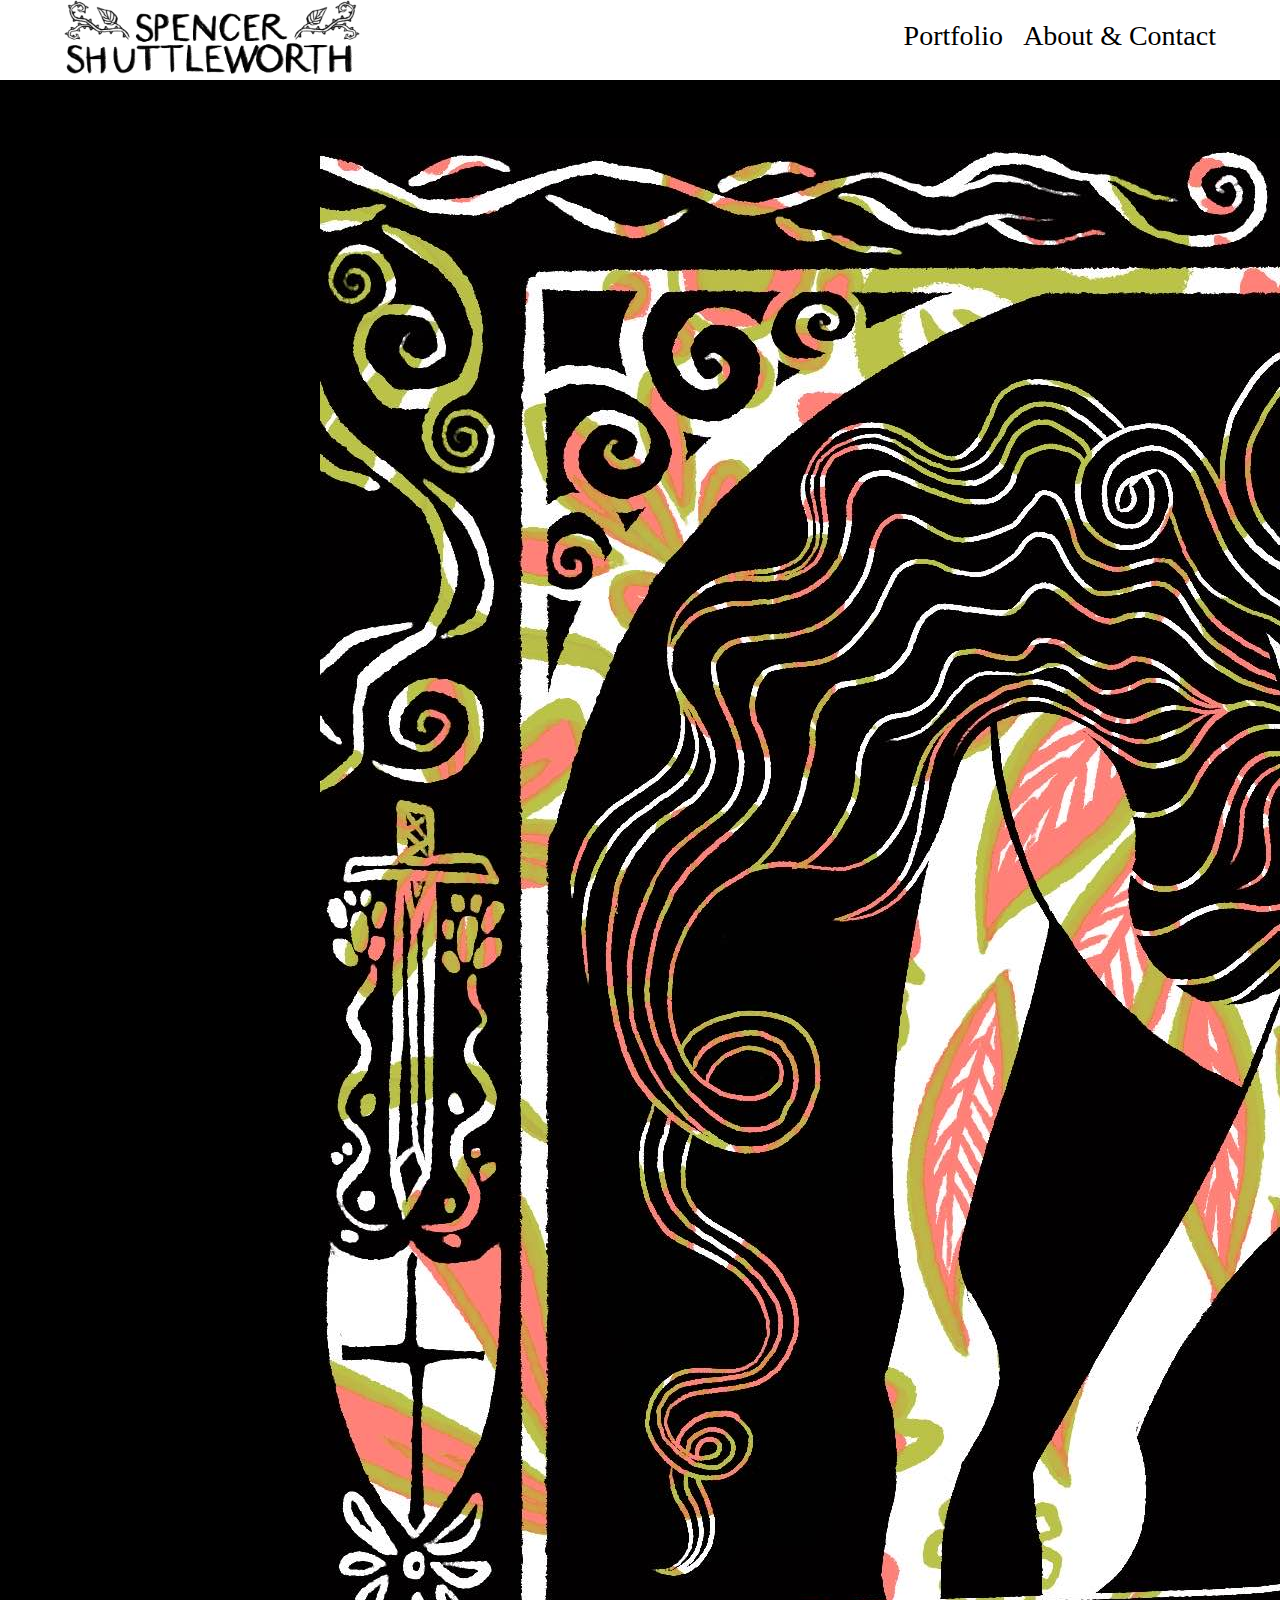
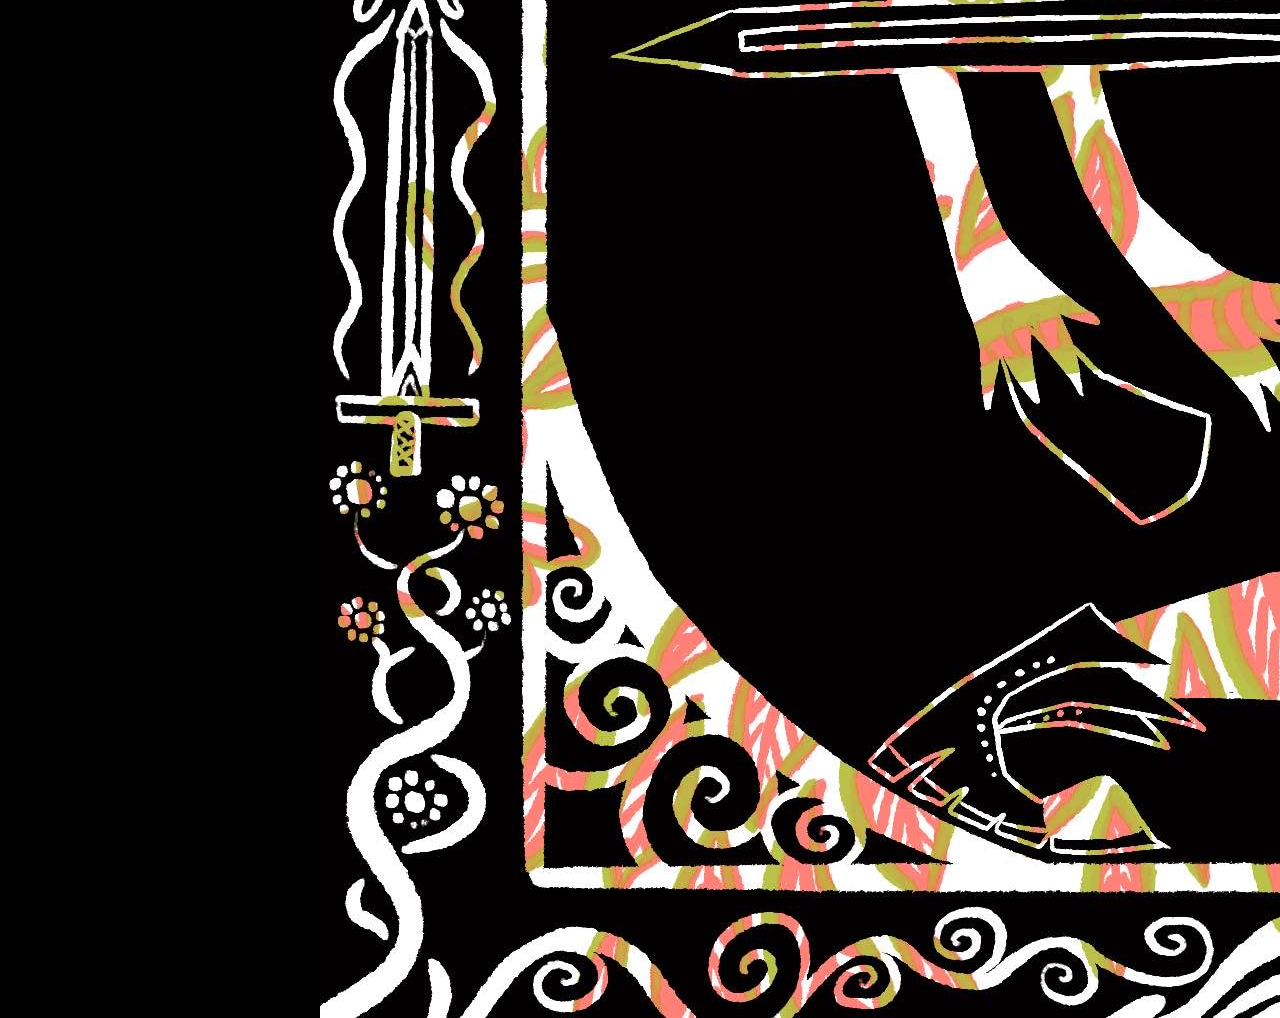
<file: artwork/faithful_companion.html>
<html>
<head>
<link rel="stylesheet" href="../stylesheet.css">
<meta content="width=device-width">
</head>

<body style="background-color: #000000;">

<div class="navbar">
    <img class="logo" src="../media/logo.png"></img>
    <a style="padding-right: 5%;" href="../about.html">About & Contact</a>
    <a href="../index.html">Portfolio</a>
</div>

<div class="page_title">Faithful Companion</div>
<div class="page_description">
A personal illustration inspired and fuelled by my adoration of horses.</div>
<div class="page_description">
The bond between humans and horses runs deep throughout
history. Humanity has relied on horses and other equine creatures
for transport, war and labour which has since transformed into
sport, leisure and therapy in equestrian culture.</div>
<div class="page_description">
Horses, to me, are the most soulful animals on the planet. They're
prey animals with a strong heart. This illustration encapsulates the
spirit of the warrior and horse relationship in high-fantasy narratives.
Despite the dangers the warrior overcomes with the skills of
endurance and strategy, the trust of their horse cannot be
dismissed.</div>

<div style="width:50%; margin: 0 auto;">
    <div class="display_col" style="width:98%; float:left;">
        <div style="padding-top: 30px;">           
            <img src="../media/faithful_companion/faithful_companion.jpg"></img>
        </div>
    </div>
</div>

</body>
</html>
</file>
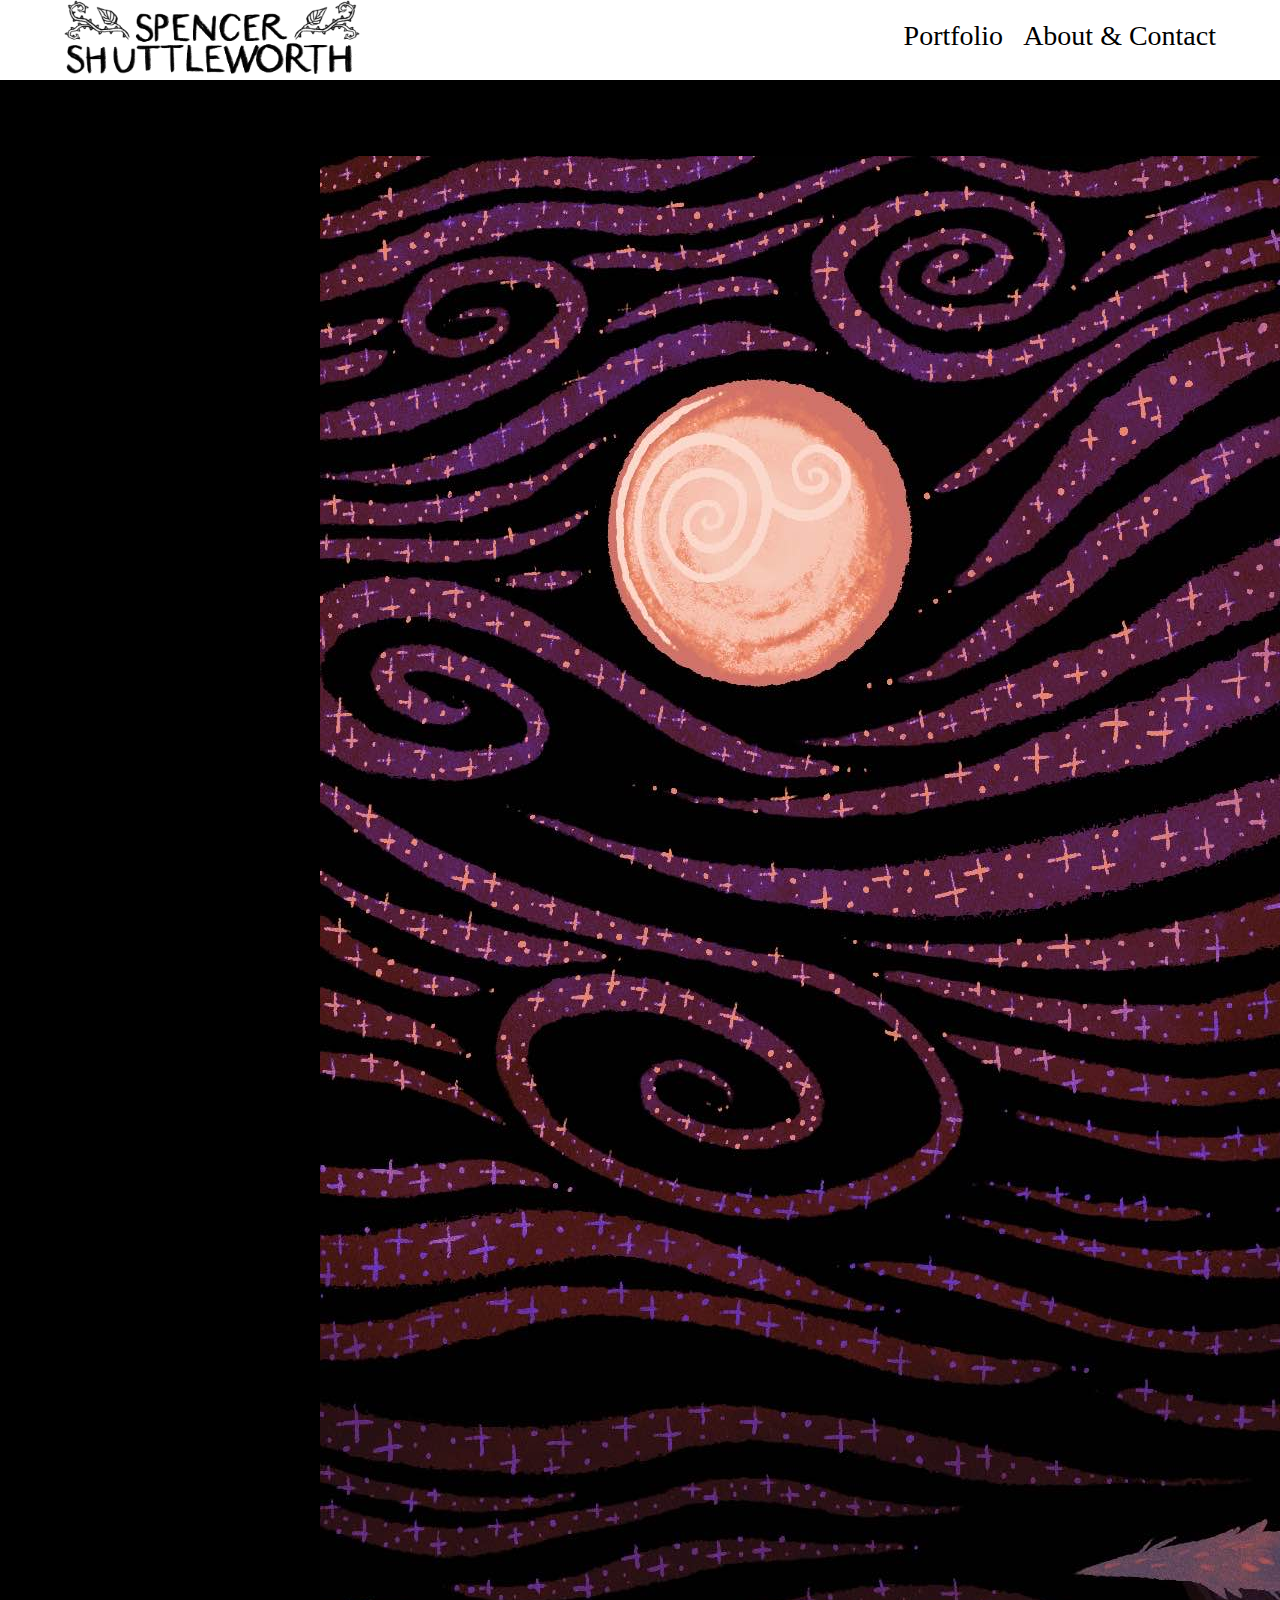
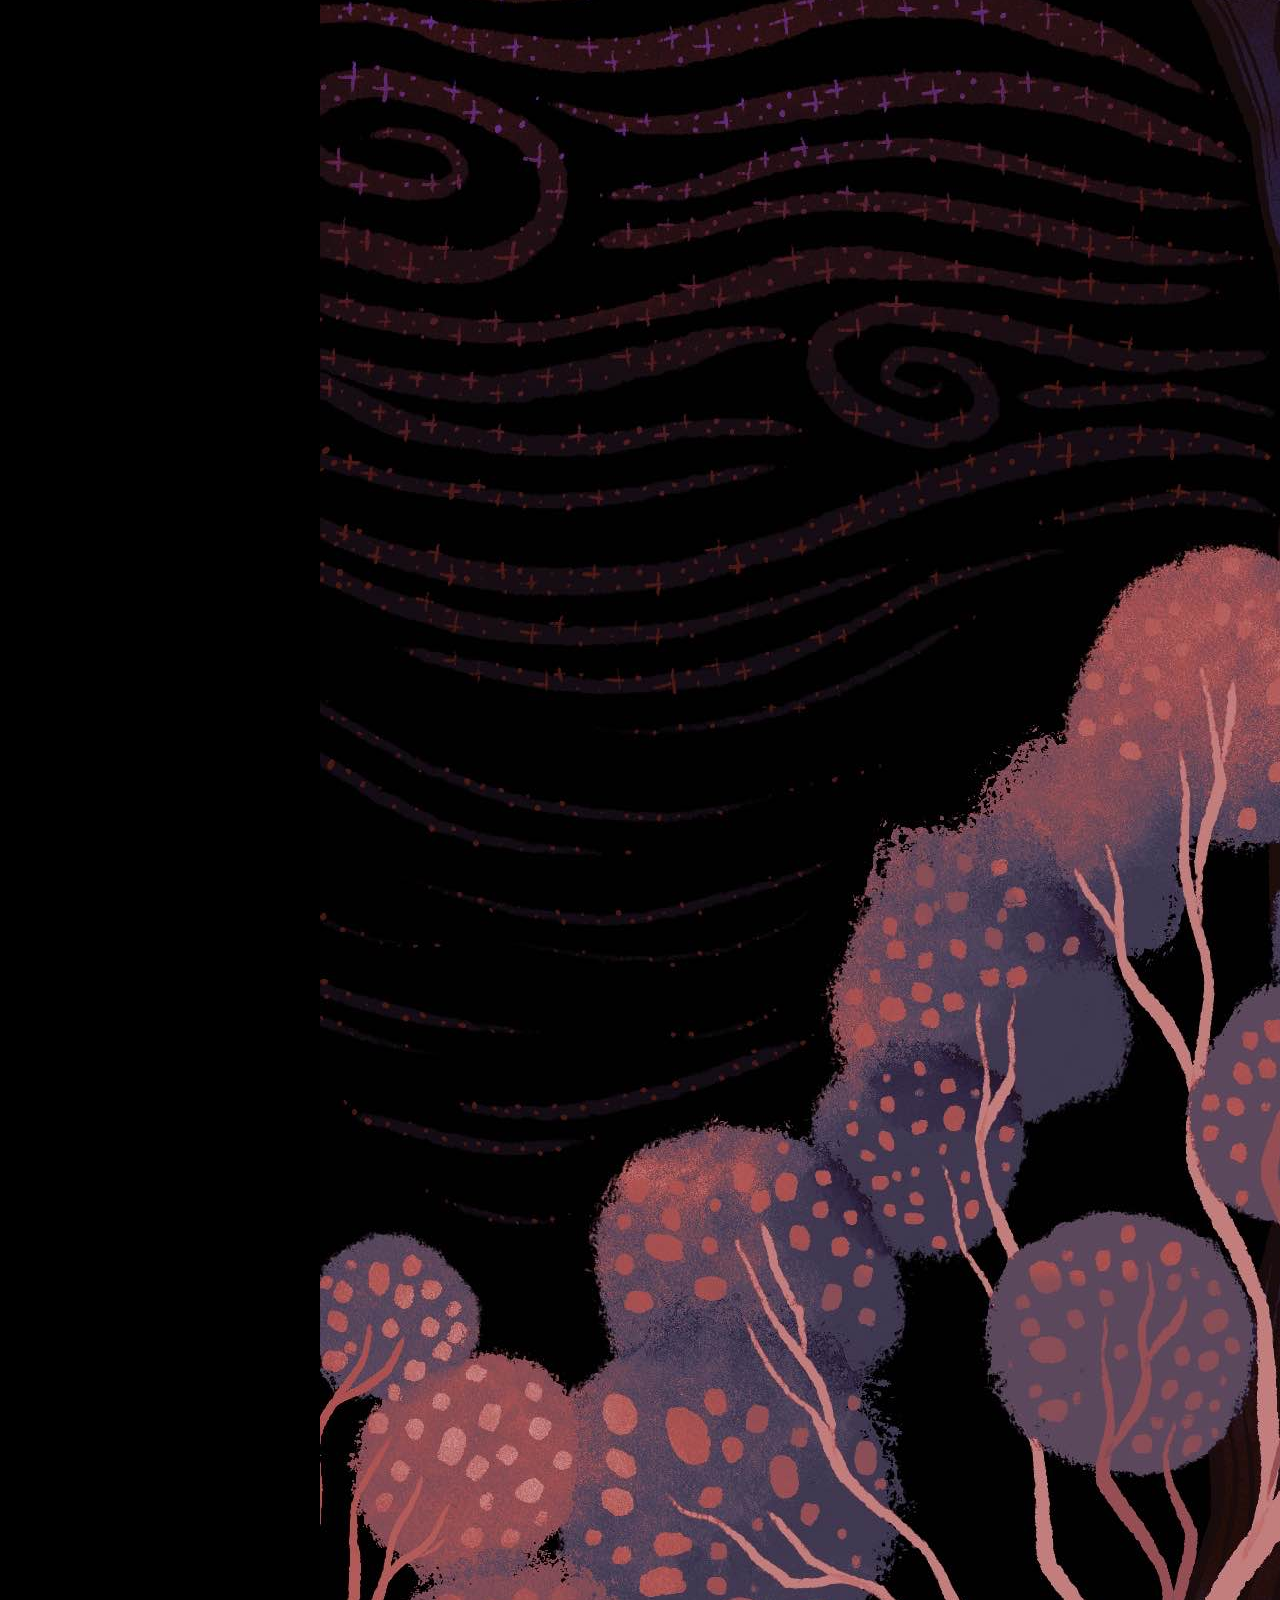
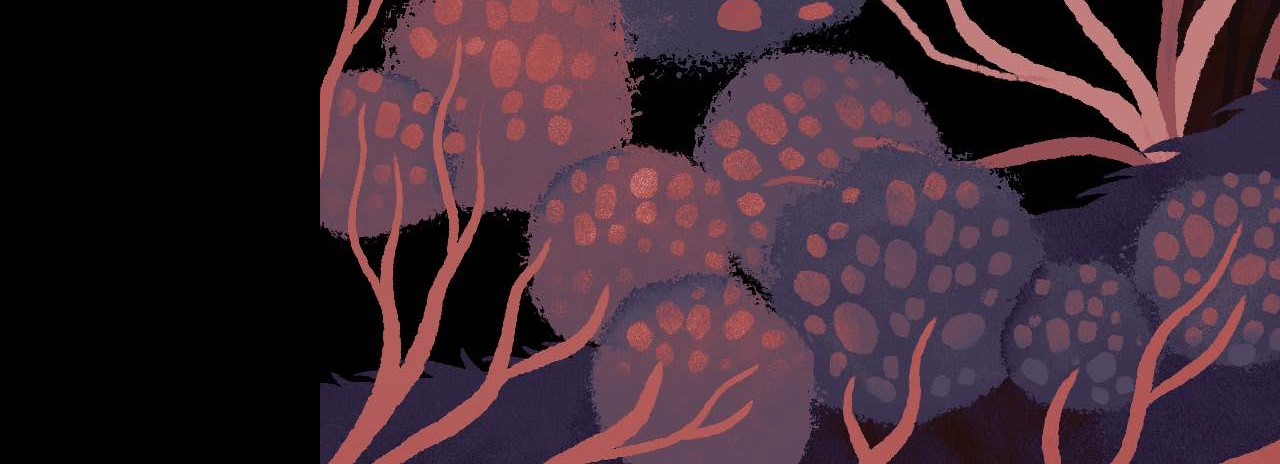
<file: artwork/folktale_night.html>
<html>
<head>
<link rel="stylesheet" href="../stylesheet.css">
<meta content="width=device-width">
</head>

<body style="background-color: #000000;">

<div class="navbar">
    <img class="logo" src="../media/logo.png"></img>
    <a style="padding-right: 5%;" href="../about.html">About & Contact</a>
    <a href="../index.html">Portfolio</a>
</div>

<div class="page_title">Folktale Prompt: "Night"</div>
<div class="page_description">
A lonely wolf howls into the velvet night. "Oh mother moon," he melodically cries "Life in the forest tires me, overwhelms me! If only there was some sort of magic that could run through the earth and travel up into my paws... Perhaps magic will take me away from here!"
</div>
<div class="page_description">
"Oh my child," The moon whispers back in a warm, silky tone. "There's magic all around you. You are the magic!"
</div>
<div class="page_description">
This is a singular-image narrative illustration based on Folktale Week's prompt: "Night".
</div>
<div class="page_description">
I always associate the night with the moon and wolves, so I illustrated an illuminated forest and mountaintop with a lonely wolf howling to a full moon. I wanted this piece to feel magical with a glowing, aura-like colour palette with soft textures to mimic the moonlight flooding along the trees and grass. 
</div>
<div style="width:50%; margin: 0 auto;">
    <div class="display_col" style="width:98%; float:left;">
        <div style="padding-top: 30px;">           
            <img src="../media/folktale_night/folktale_night.jpg"></img>
        </div>
    </div>
</div>

</body>
</html>
</file>
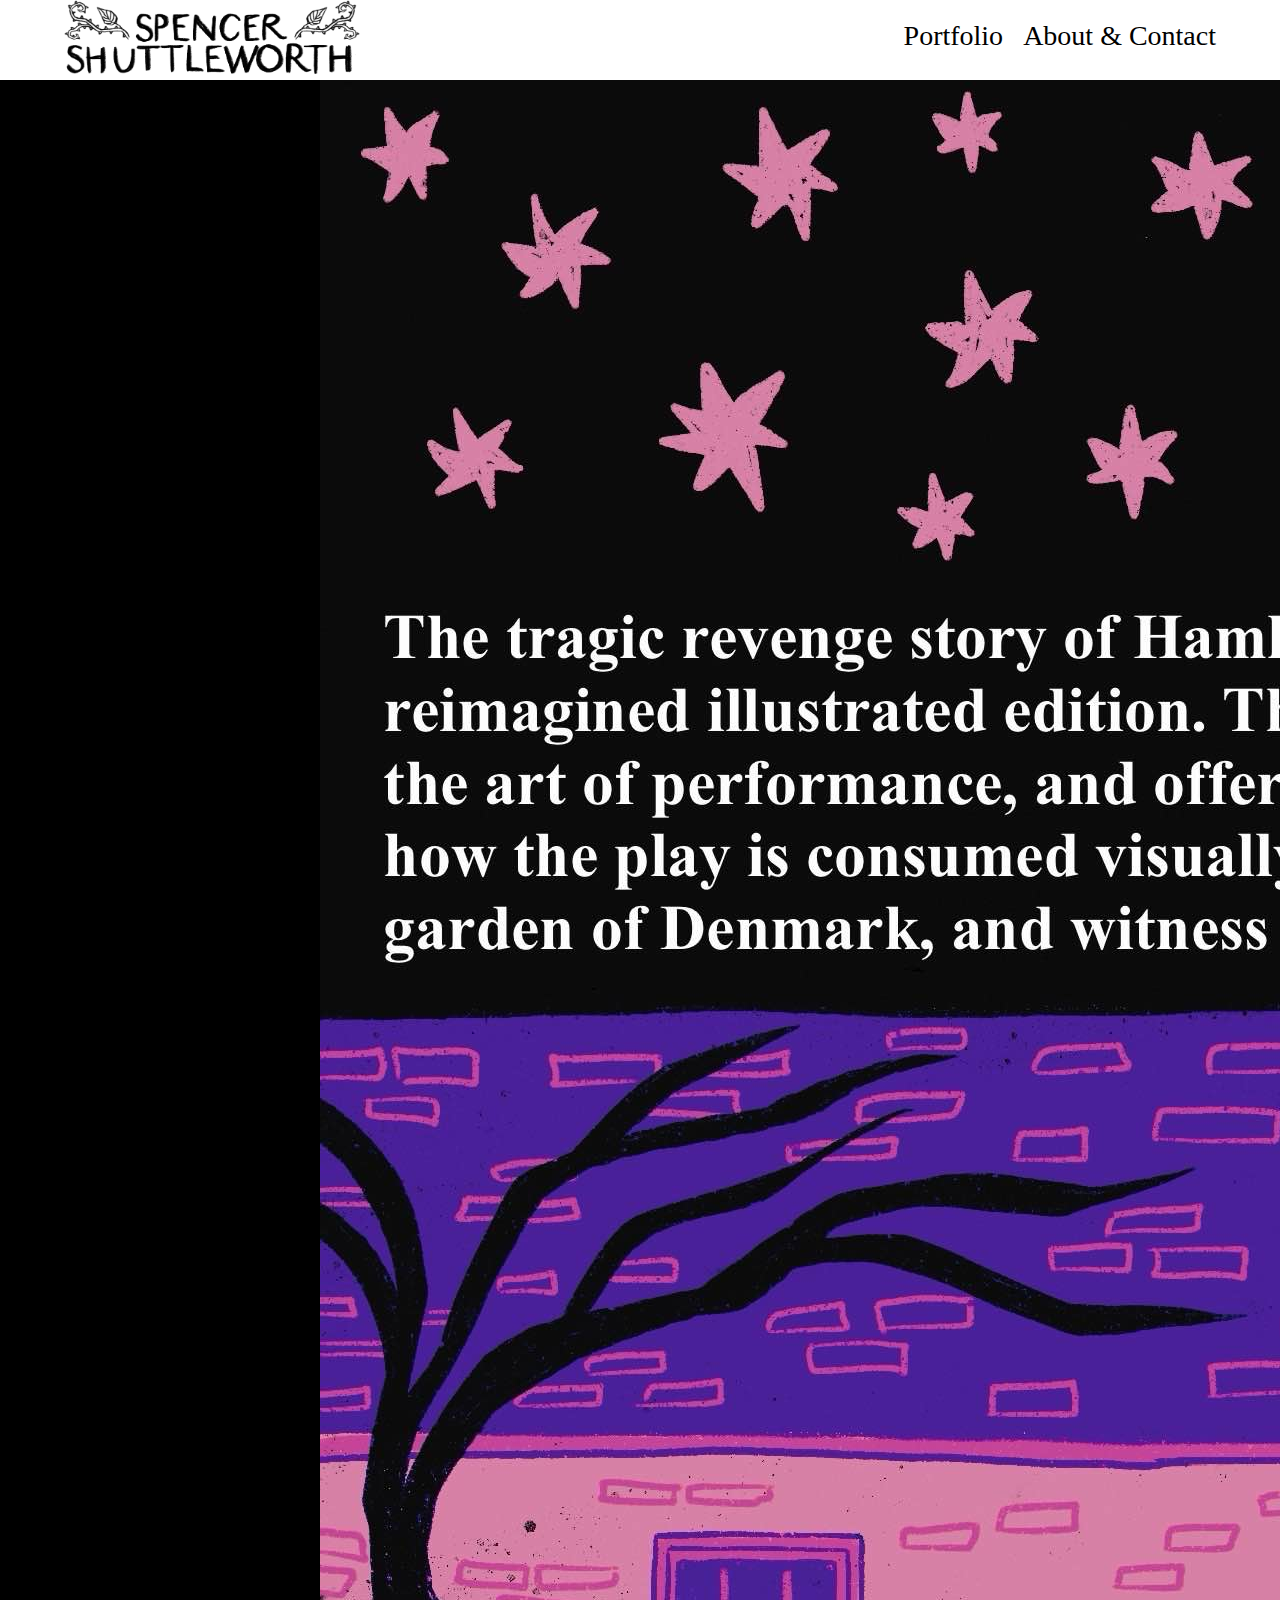
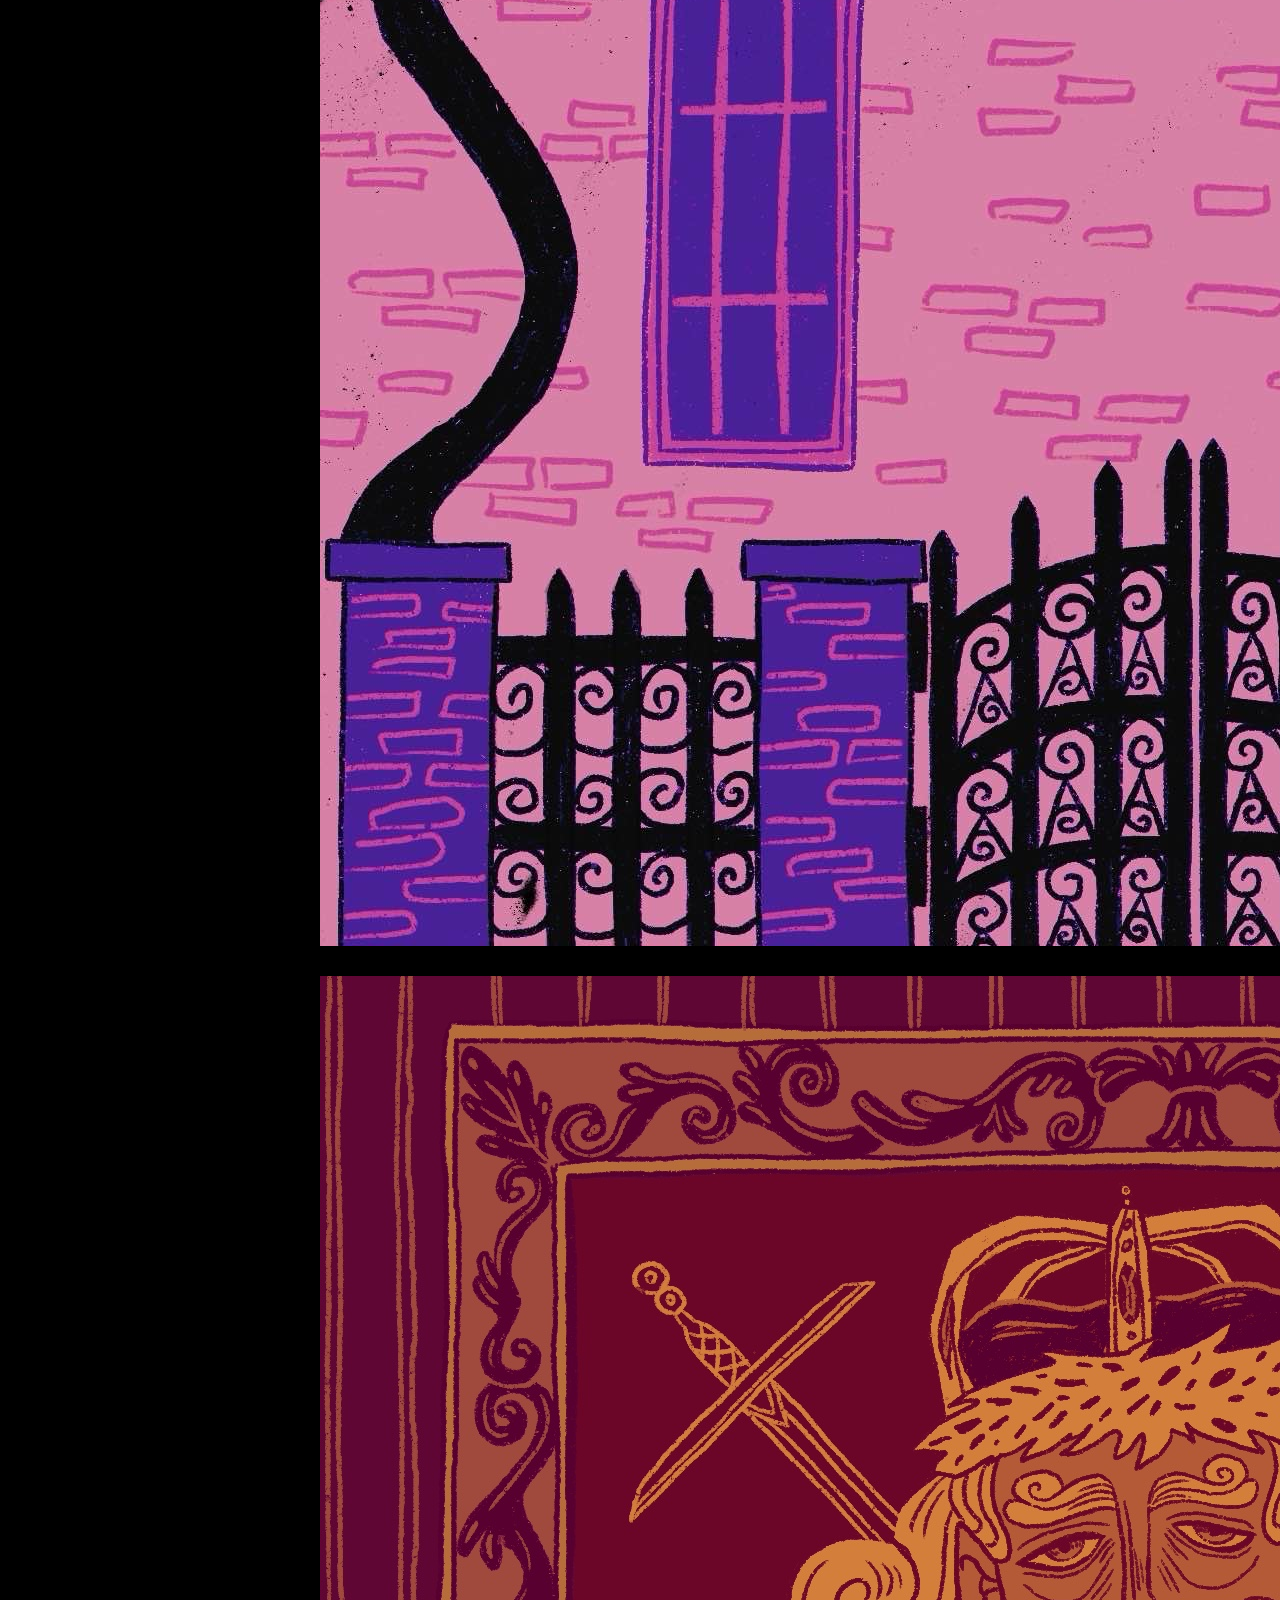
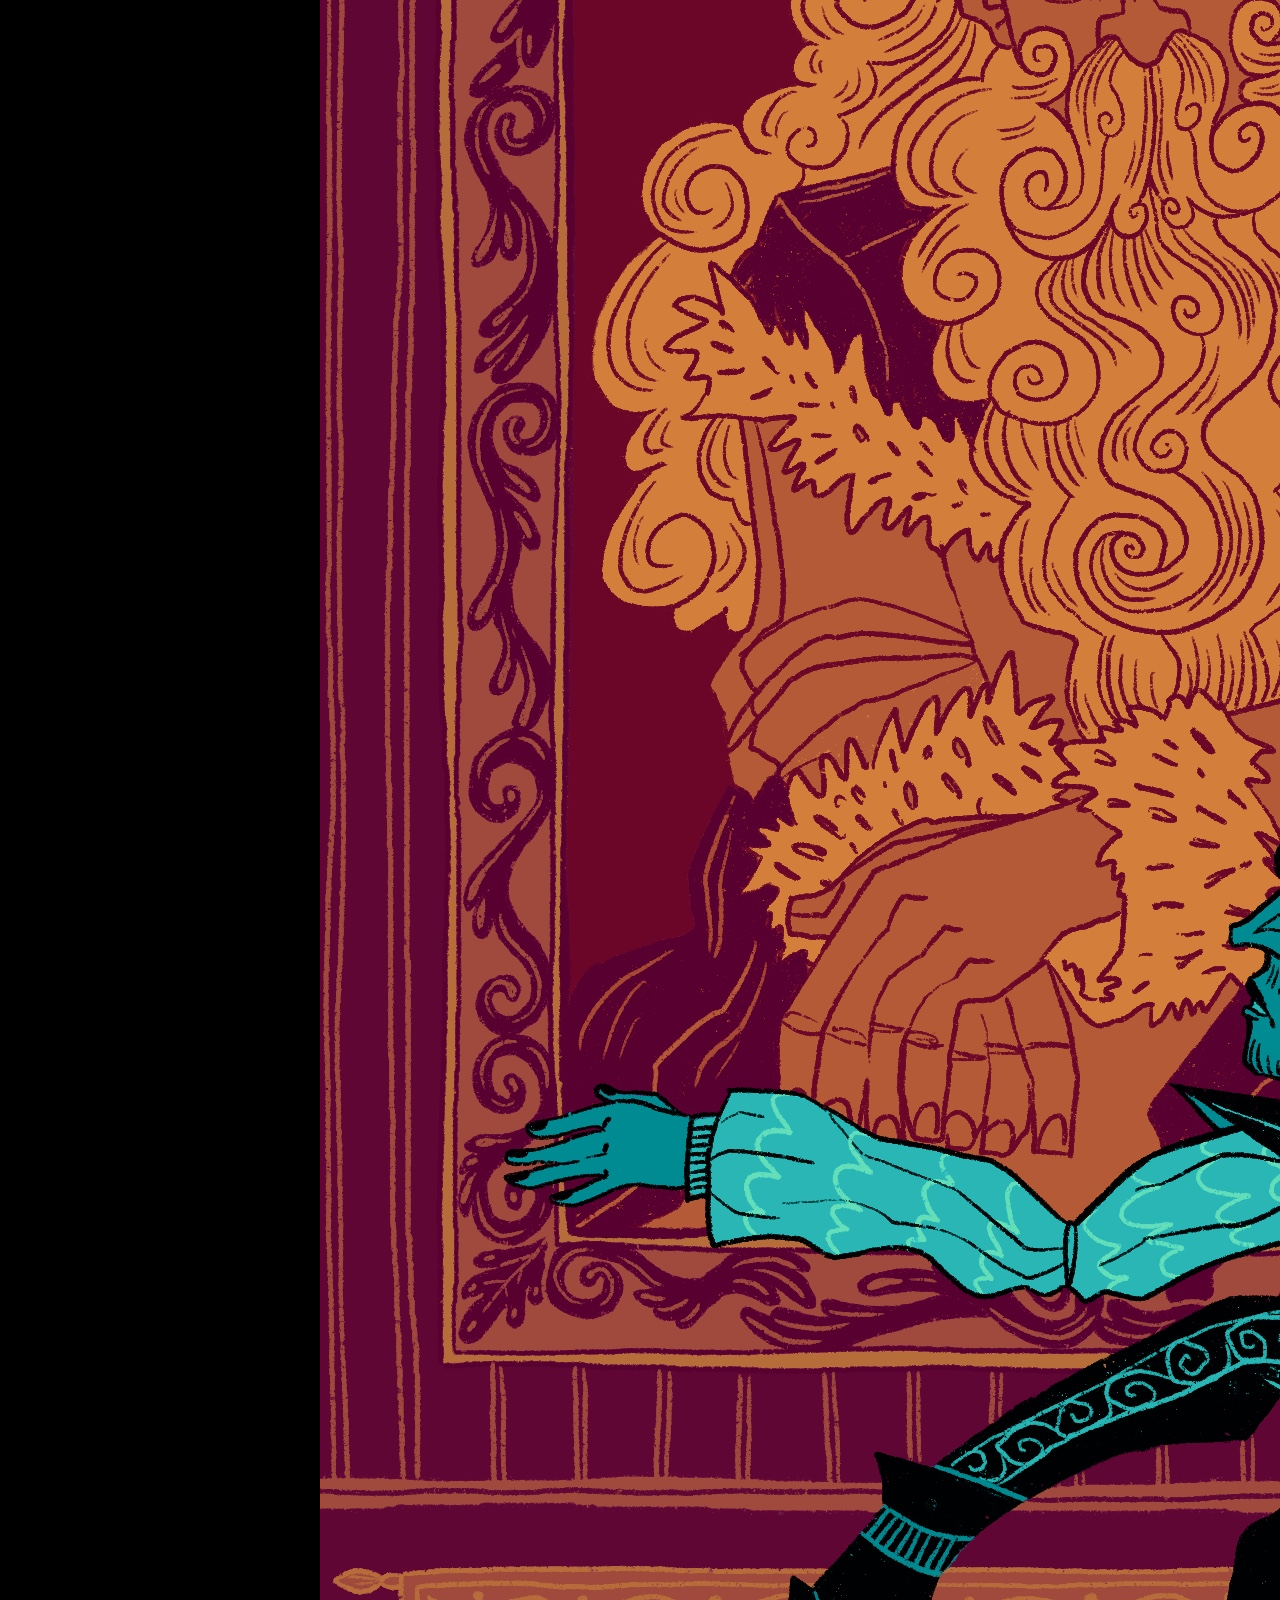
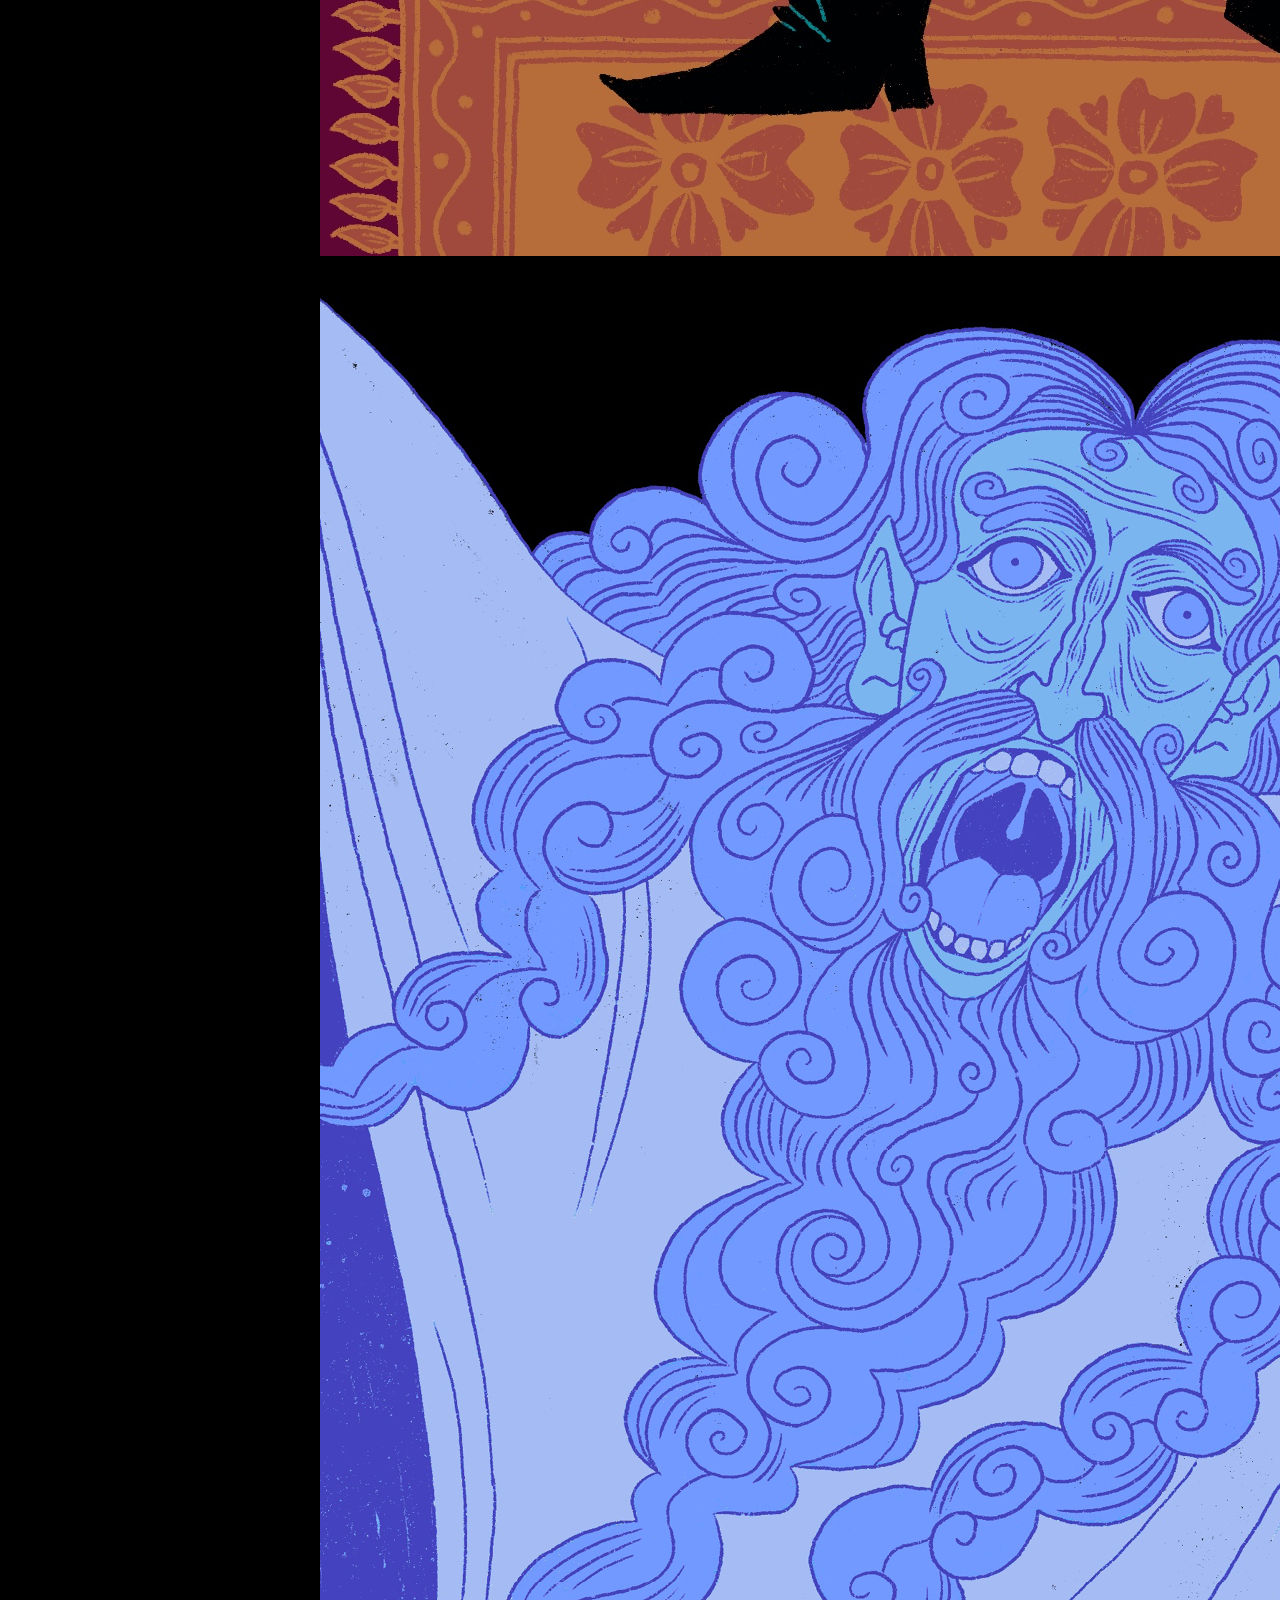
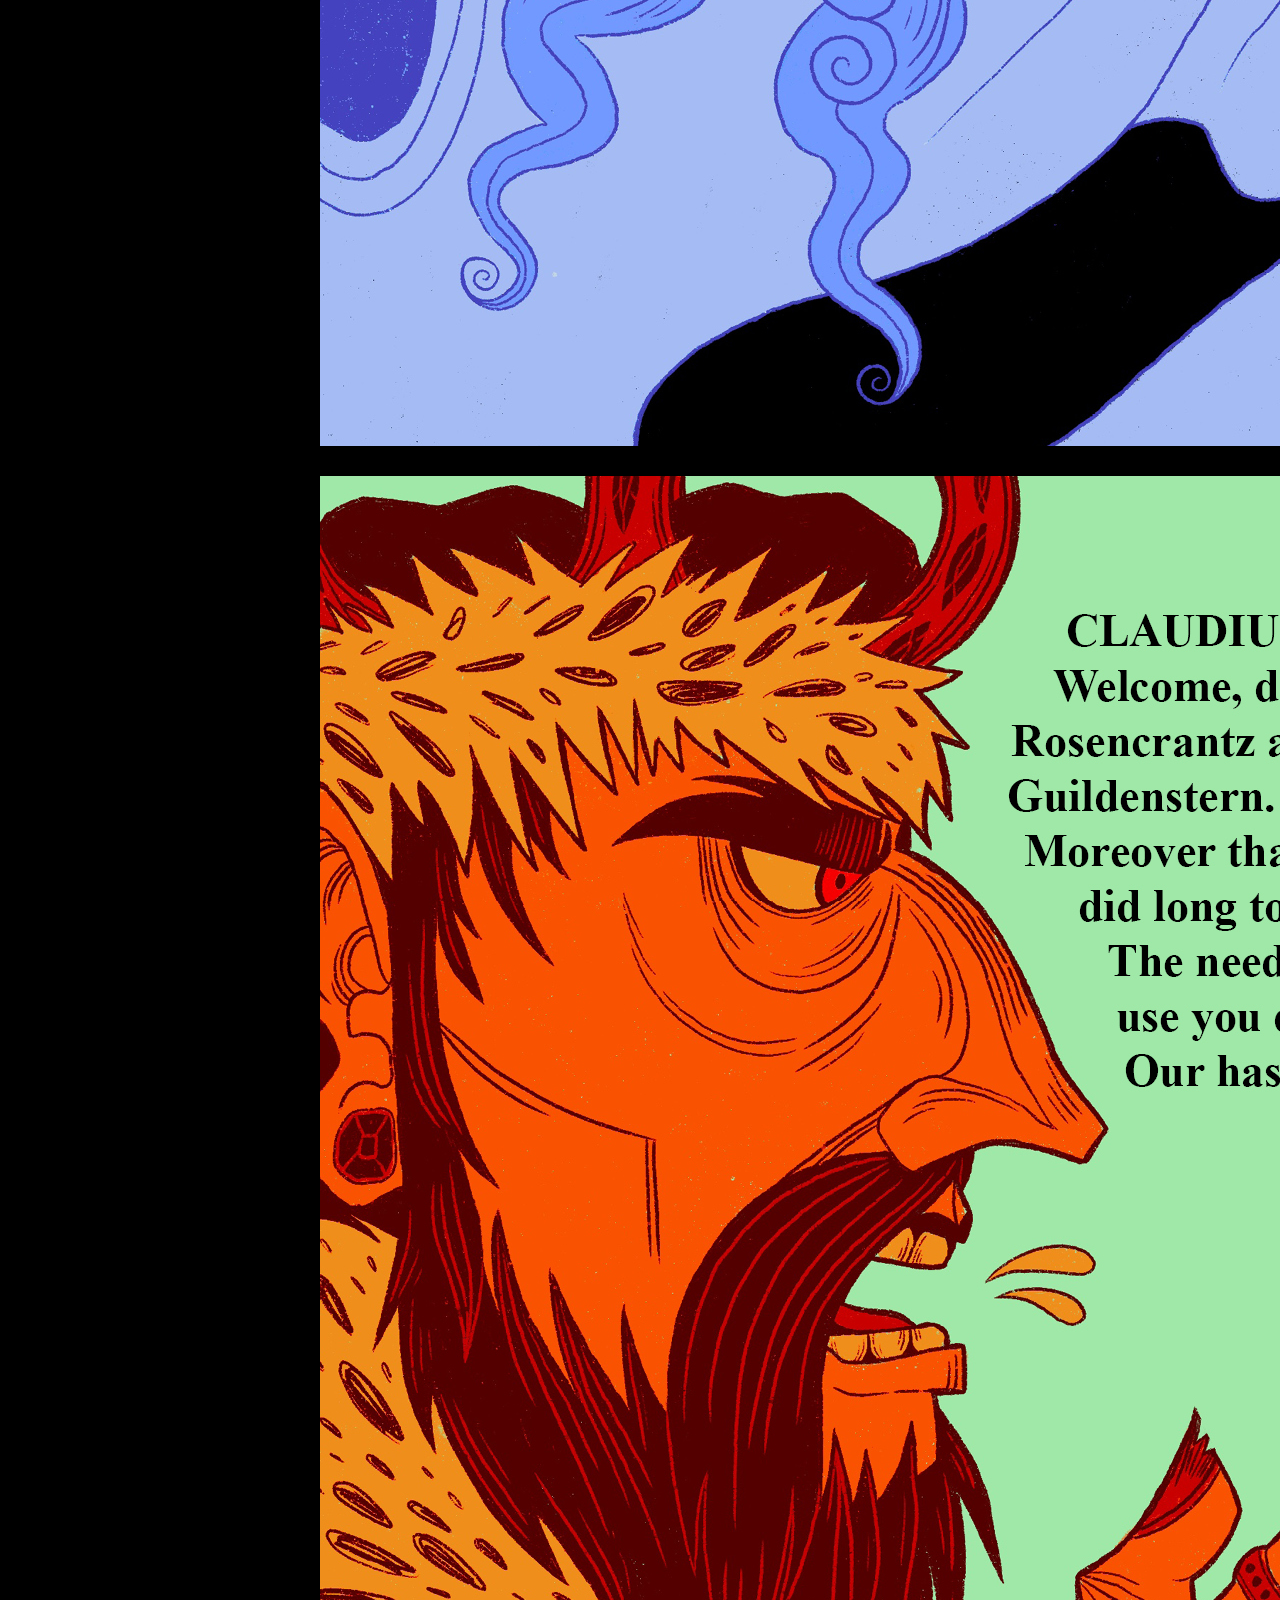
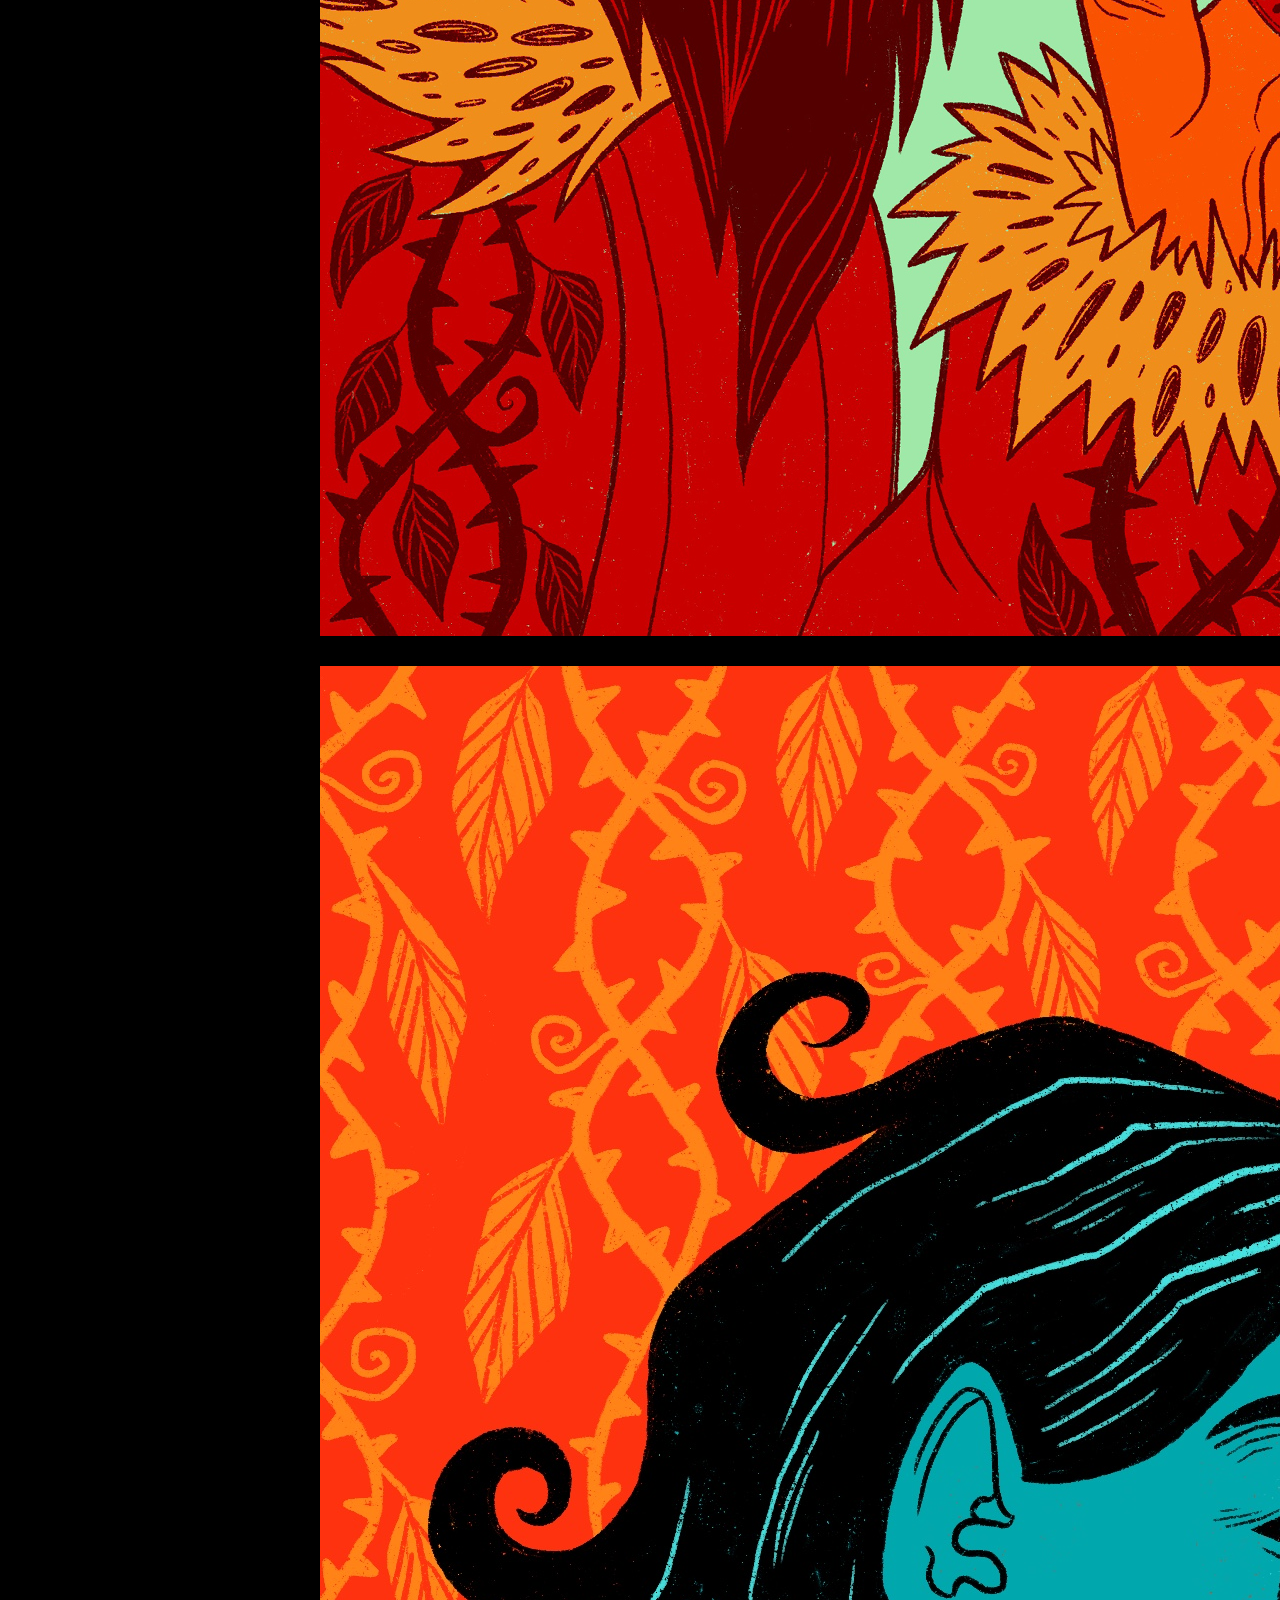
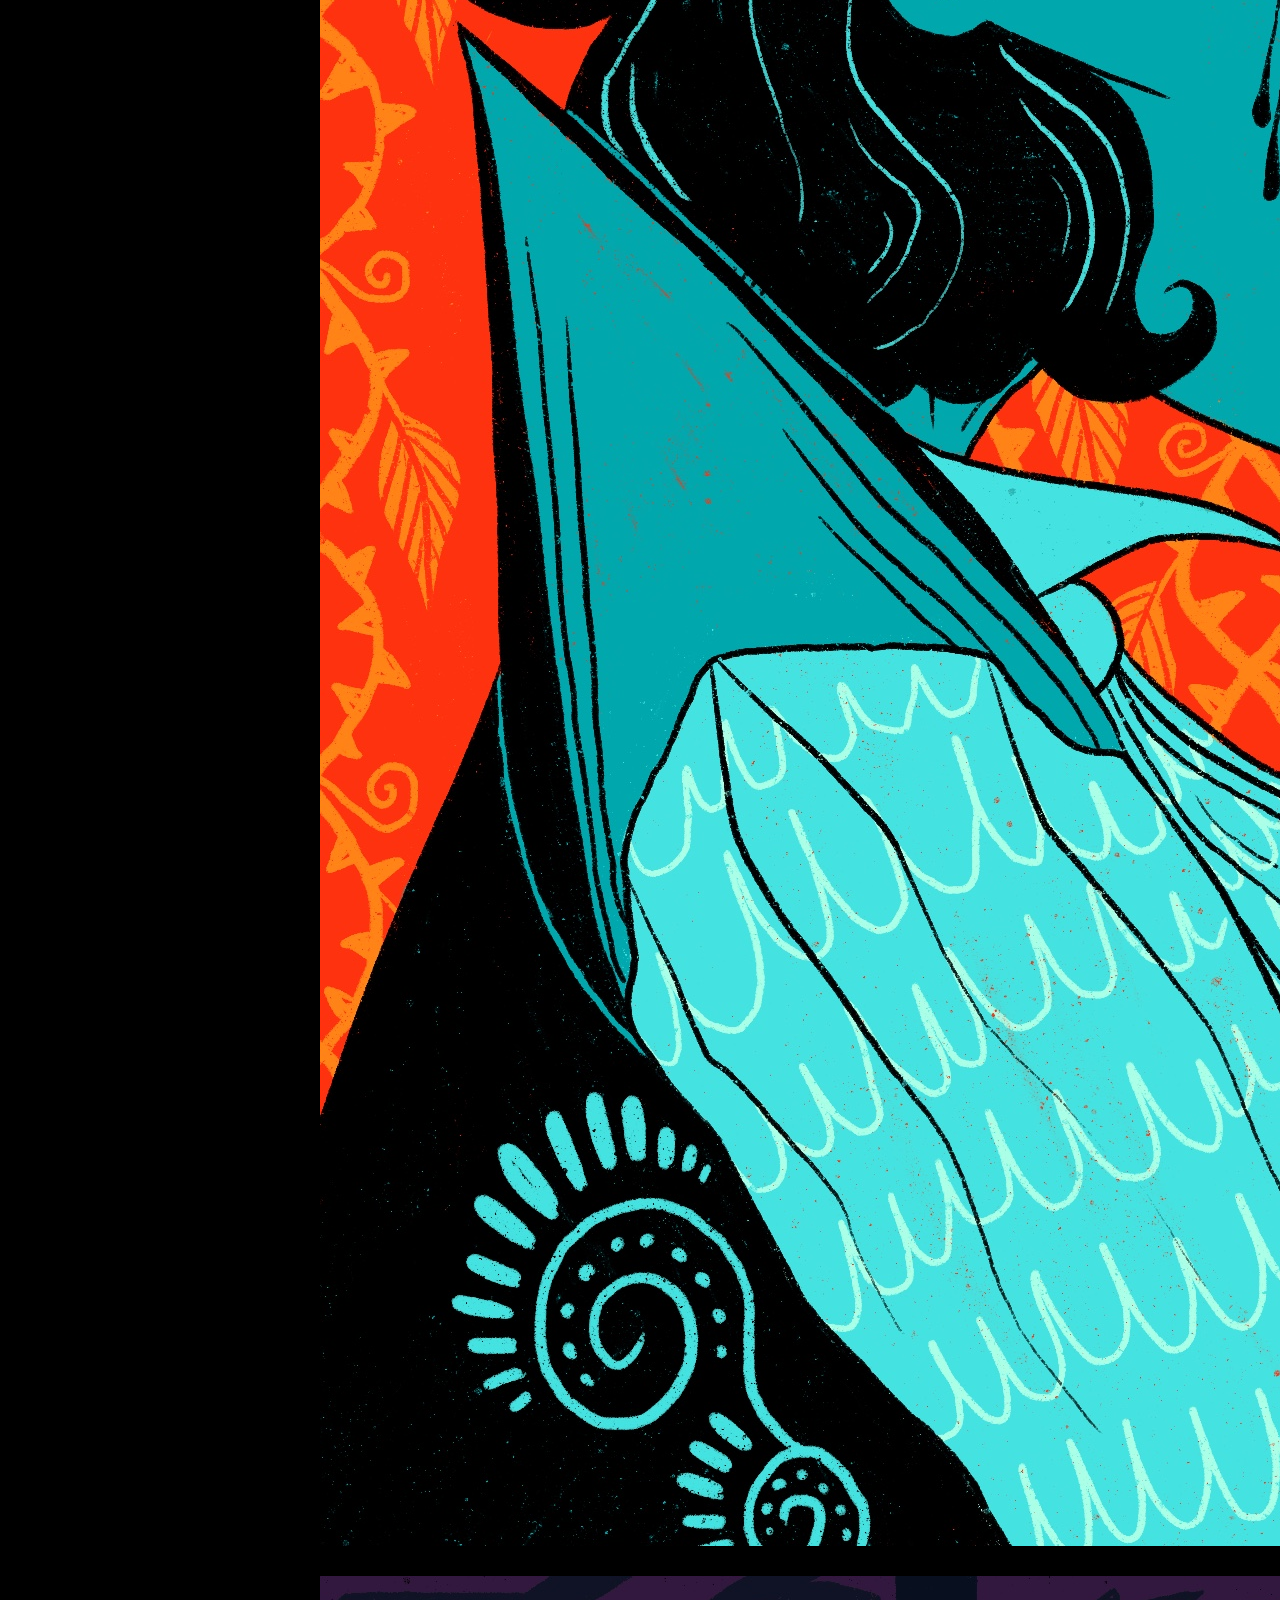
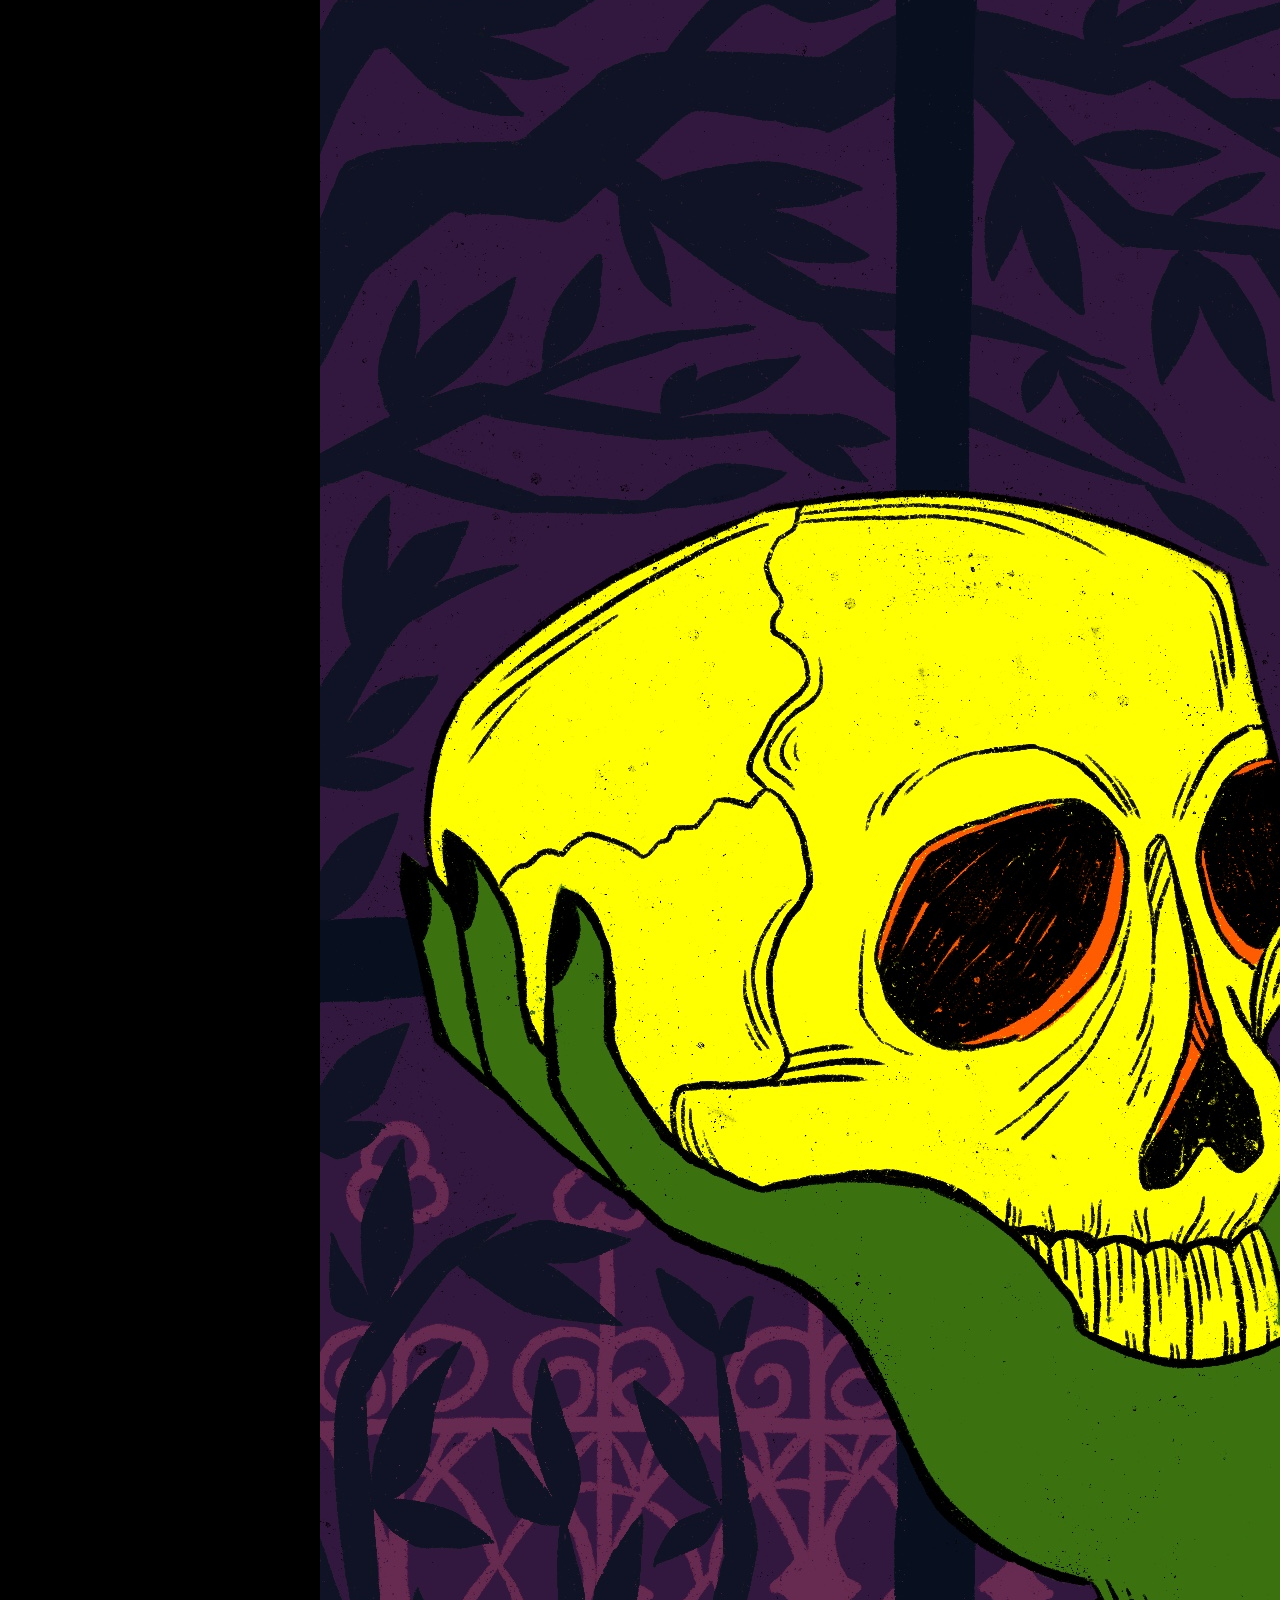
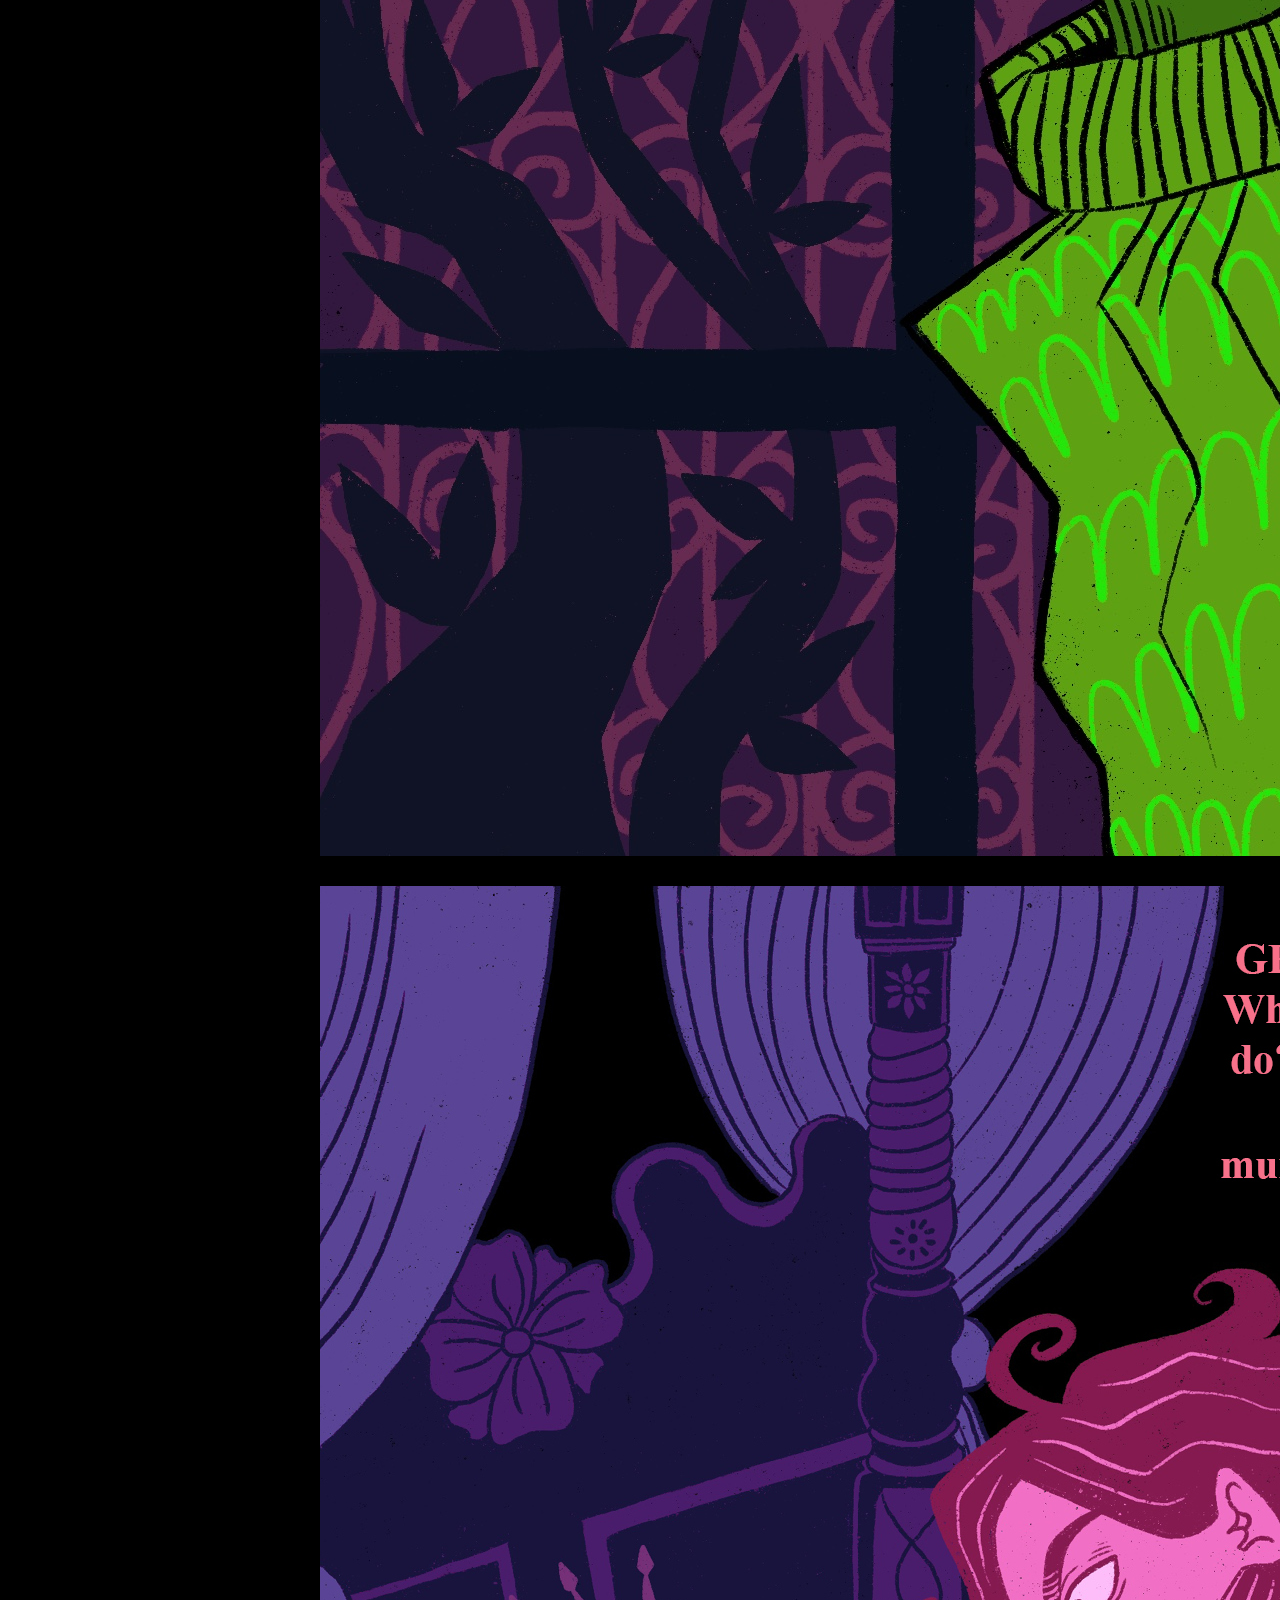
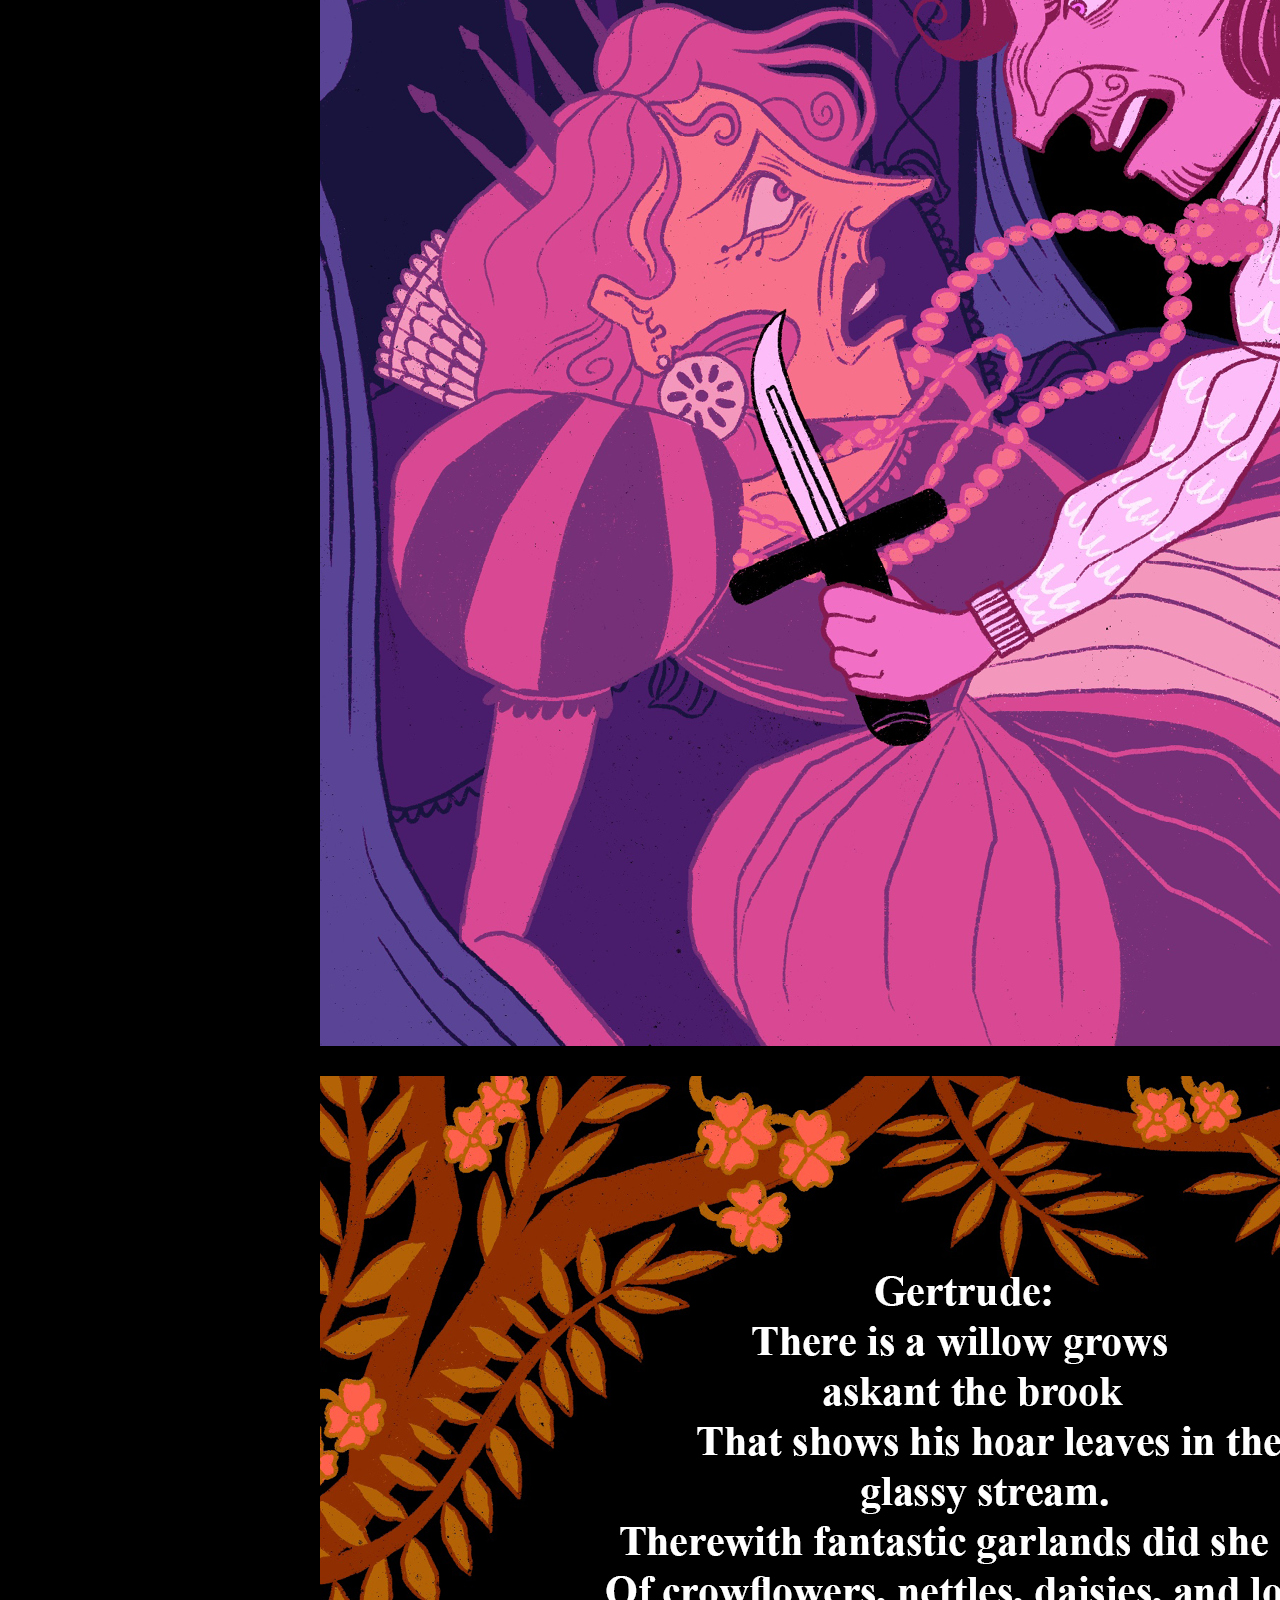
<file: artwork/hamlet_personal_project.html>
<html>
<head>
<link rel="stylesheet" href="../stylesheet.css">
<meta content="width=device-width">
</head>

<body style="background-color: #000000;">

<div class="navbar">
    <img class="logo" src="../media/logo.png"></img>
    <a style="padding-right: 5%;" href="../about.html">About & Contact</a>
    <a href="../index.html">Portfolio</a>
</div>

<div class="page_title">Hamlet Personal Project</div>
<div class="page_description">A cover and collection of illustrations for a reimagined graphic novel edition of Hamlet by William Shakespeare</div>

<div style="width:50%; margin: 0 auto;">
    <div class="display_col" style="width:98%; float:left;">
        <div style="padding-top: 30px;">           
            <img src="../media/hamlet_personal_project/full_cover.jpg"></img>
        </div>
        <div style="padding-top: 30px;">           
            <img src="../media/hamlet_personal_project/hamlet1.jpg"></img>
        </div>
        <div style="padding-top: 30px;">           
            <img src="../media/hamlet_personal_project/hamlet2.jpg"></img>
        </div>
        <div style="padding-top: 30px;">           
            <img src="../media/hamlet_personal_project/hamlet3.jpg"></img>
        </div>
        <div style="padding-top: 30px;">           
            <img src="../media/hamlet_personal_project/hamlet4.jpg"></img>
        </div>
        <div style="padding-top: 30px;">           
            <img src="../media/hamlet_personal_project/hamlet5.jpg"></img>
        </div>
        <div style="padding-top: 30px;">           
            <img src="../media/hamlet_personal_project/hamlet6.jpg"></img>
        </div>
        <div style="padding-top: 30px;">           
            <img src="../media/hamlet_personal_project/alt_cover_full.jpg"></img>
        </div>

    </div>
</div>

</body>
</html>
</file>
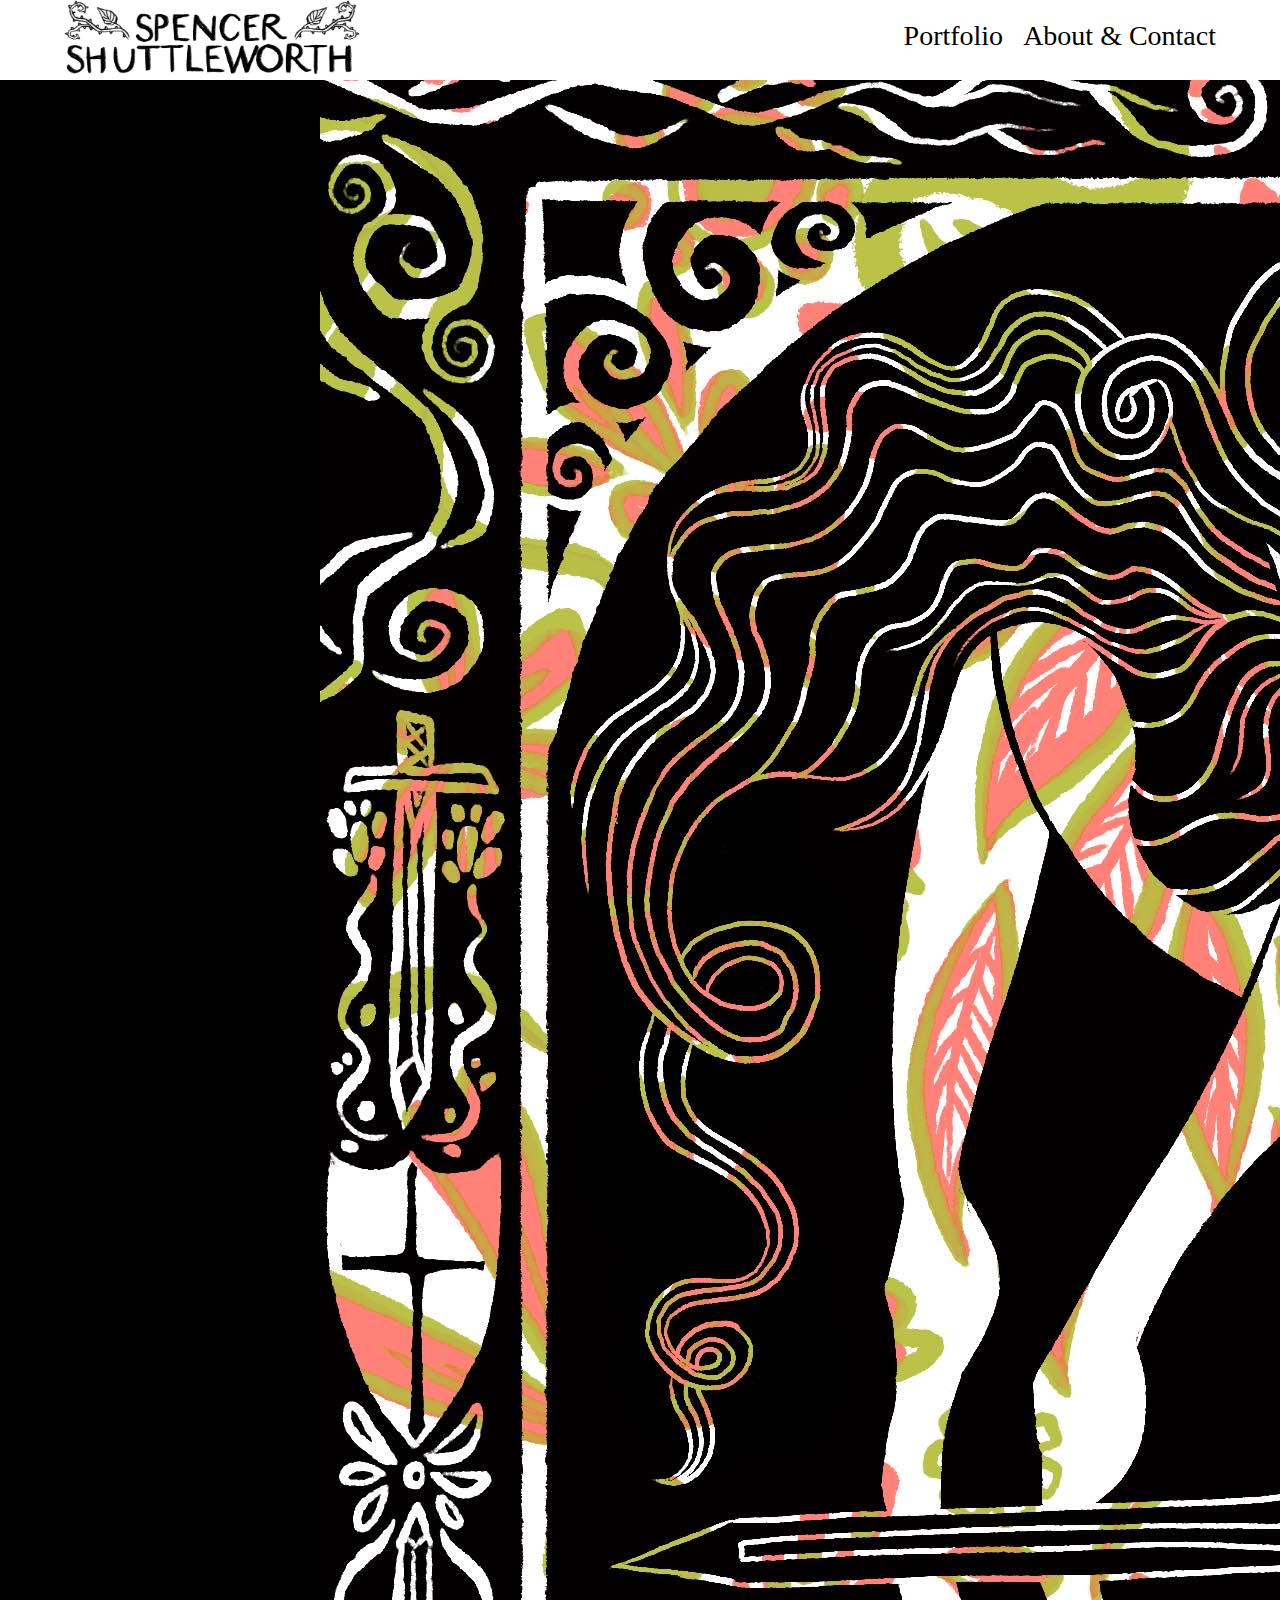
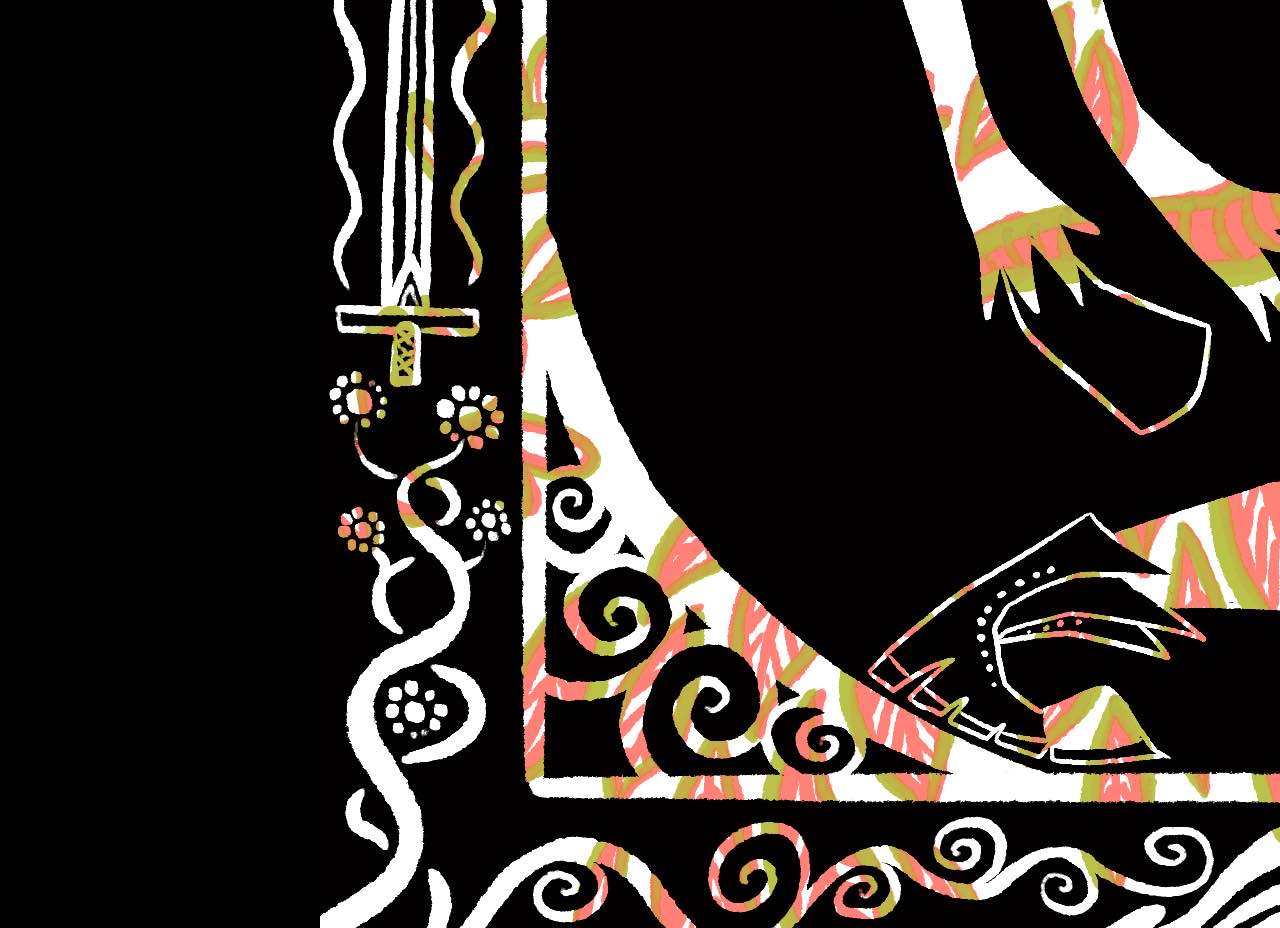
<file: artwork/her_faithful_companion.html>
<html>
<head>
<link rel="stylesheet" href="../stylesheet.css">
<meta content="width=device-width">
</head>

<body style="background-color: #000000;">

<div class="navbar">
    <img class="logo" src="../media/logo.png"></img>
    <a style="padding-right: 5%;" href="../about.html">About & Contact</a>
    <a href="../index.html">Portfolio</a>
</div>

<div class="page_title">Her Faithful Companion</div>
<div class="page_description"></div>

<div style="width:50%; margin: 0 auto;">
    <div class="display_col" style="width:98%; float:left;">
        <div style="padding-top: 30px;">           
            <img src="../media/her_faithful_companion/her_faithful_companion.jpg"></img>
        </div>
    </div>
</div>

</body>
</html>
</file>
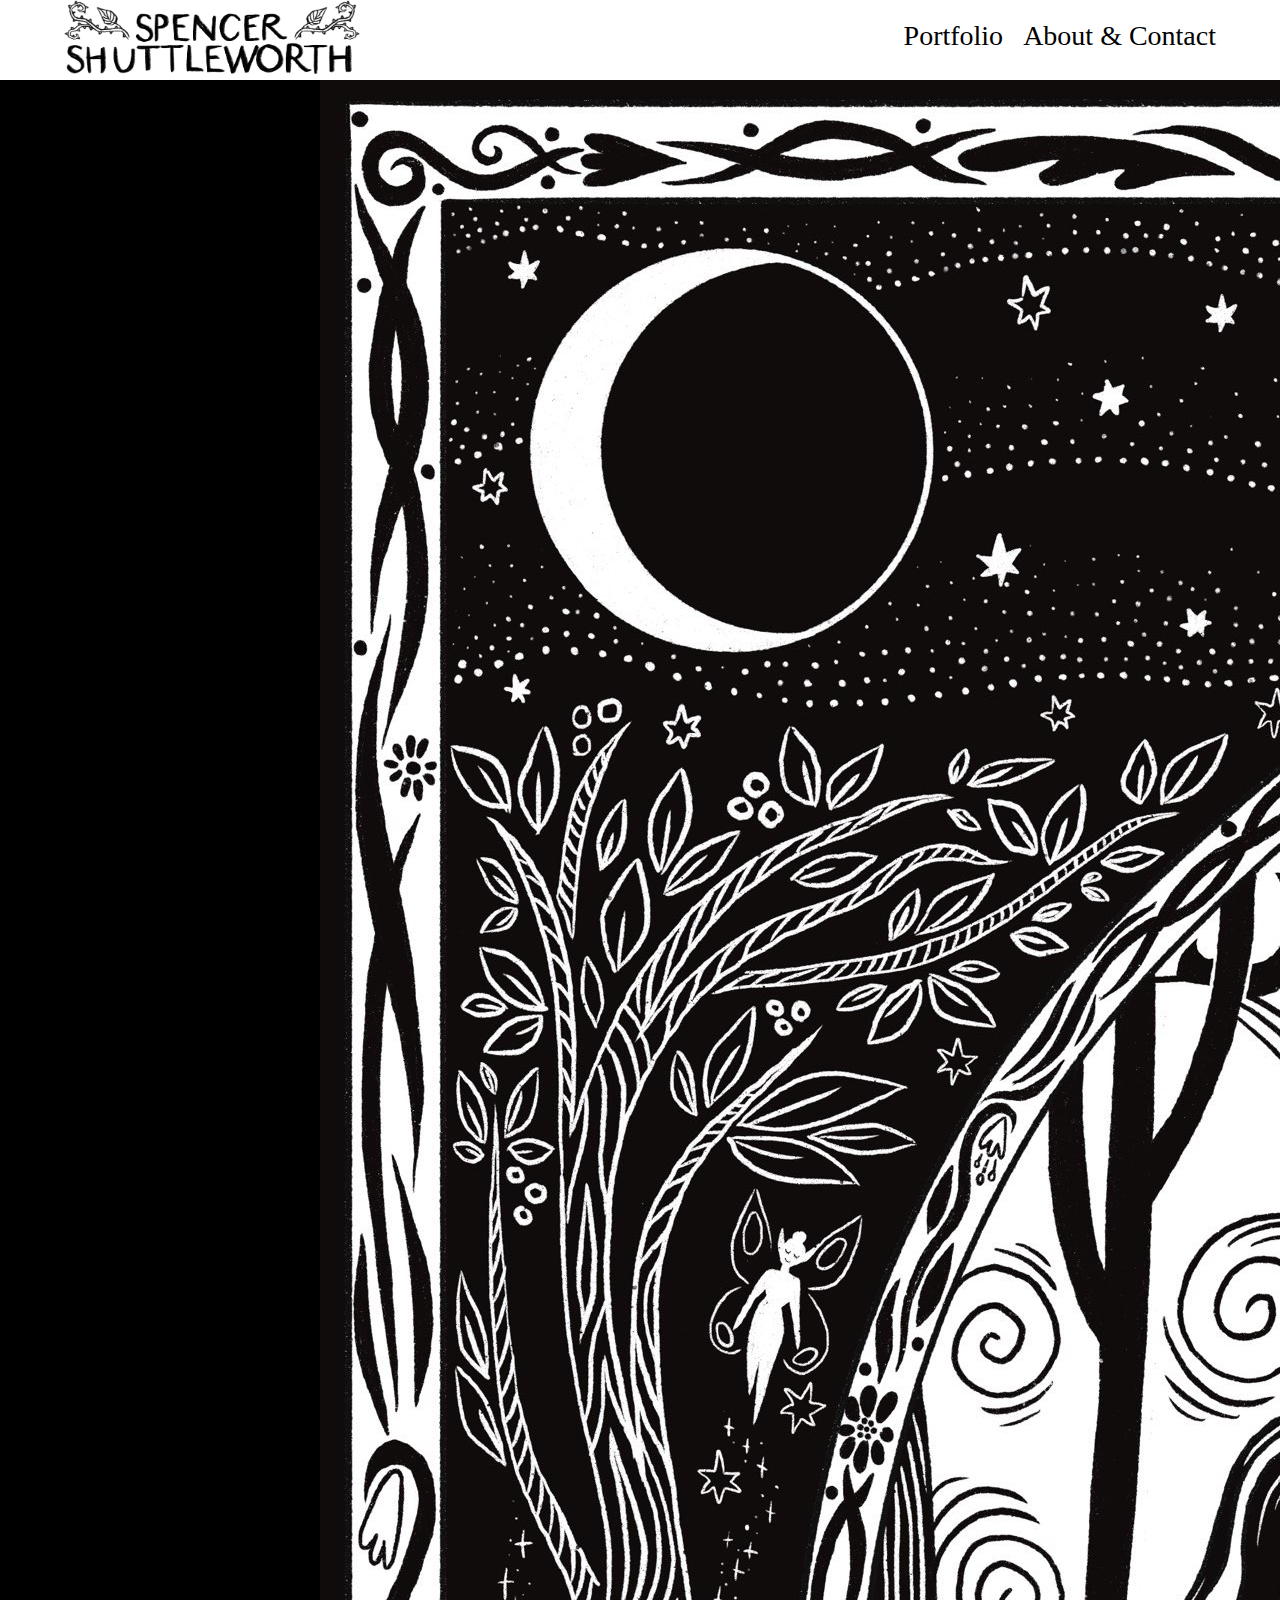
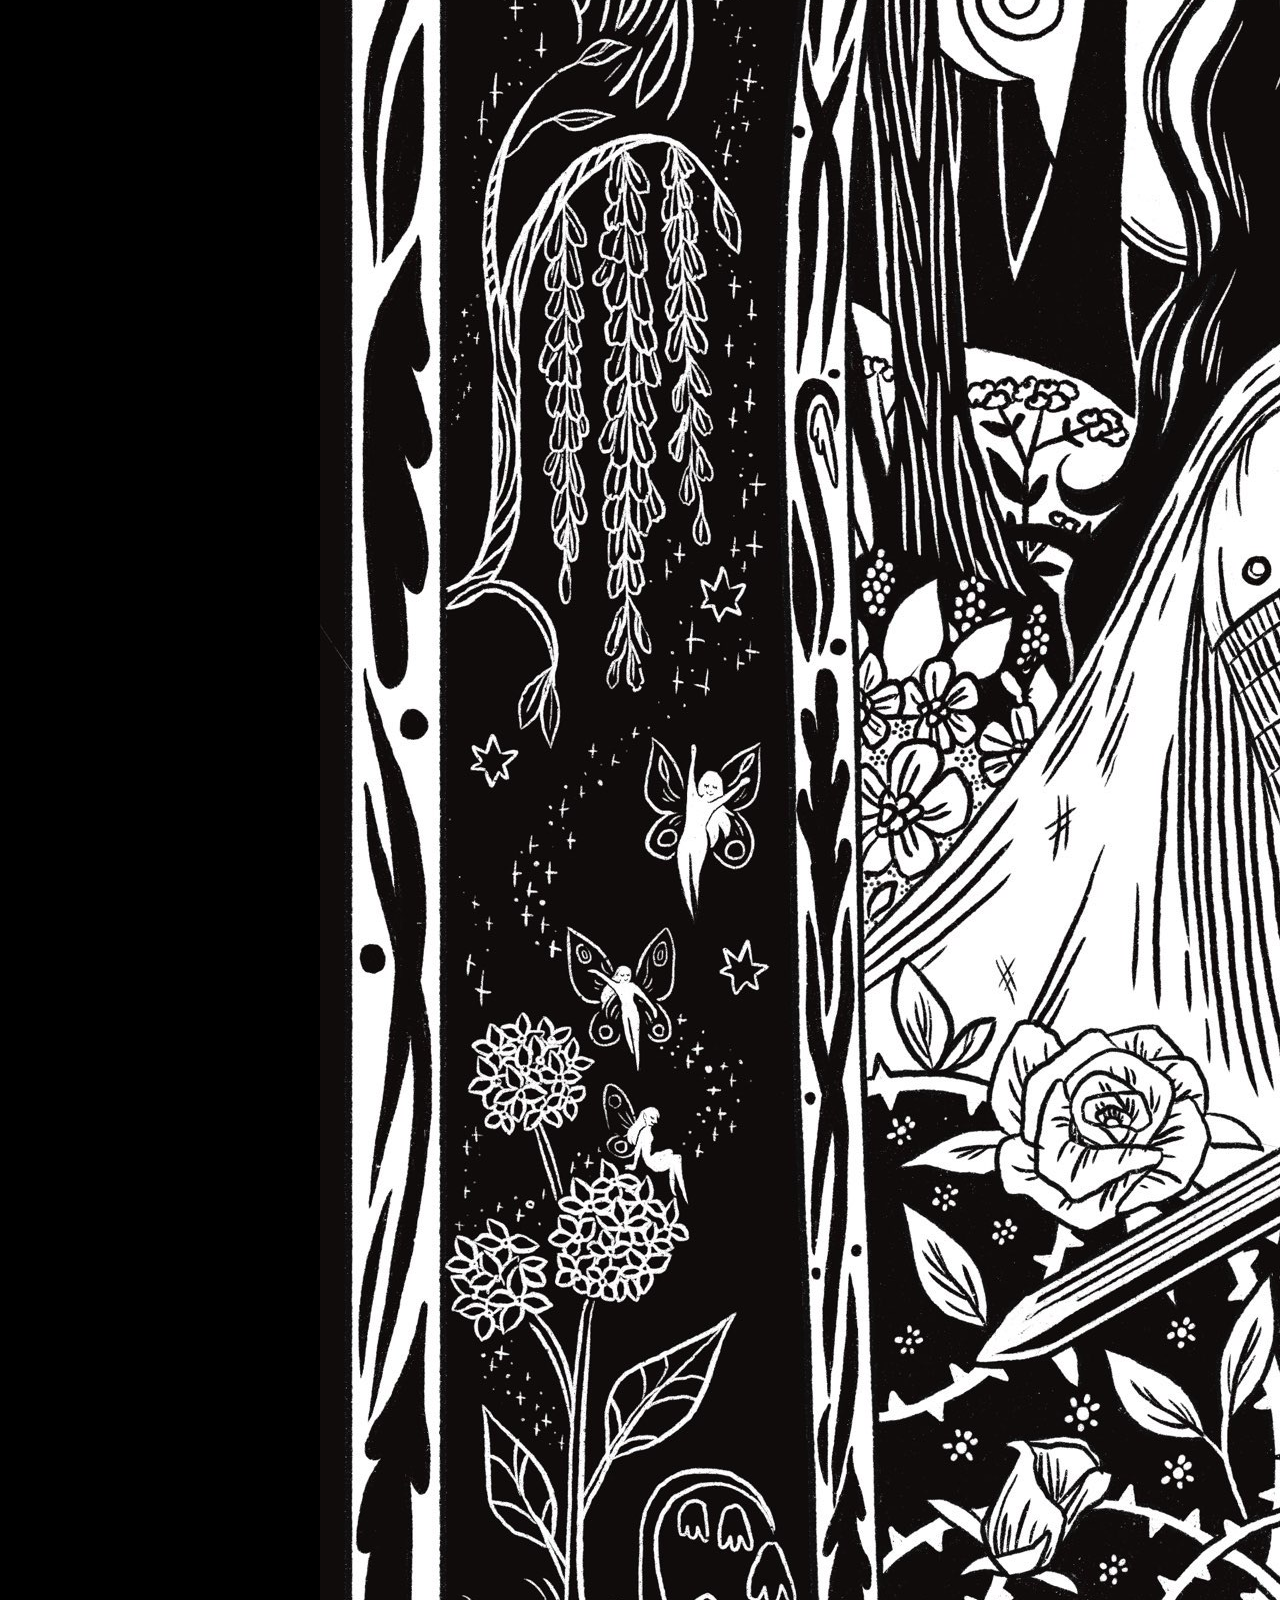
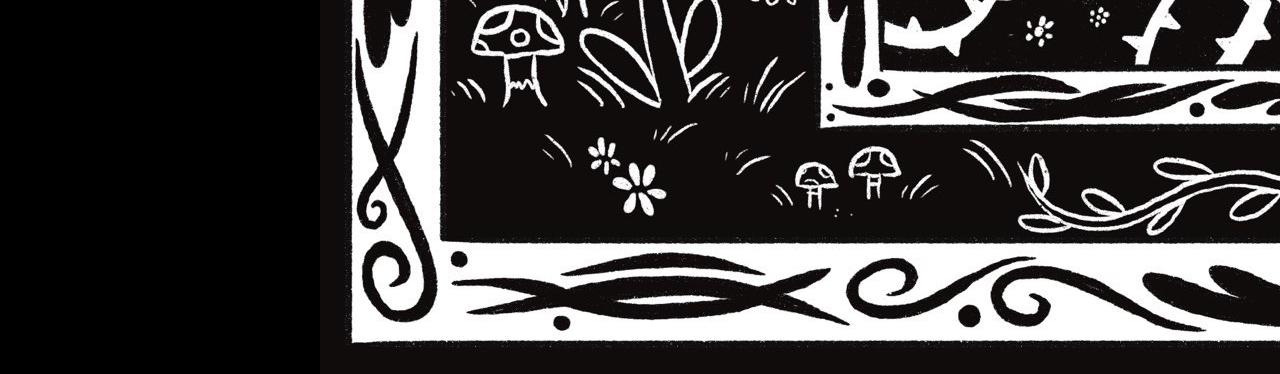
<file: artwork/lost_and_found.html>
<html>
<head>
<link rel="stylesheet" href="../stylesheet.css">
<meta content="width=device-width">
</head>

<body style="background-color: #000000;">

<div class="navbar">
    <img class="logo" src="../media/logo.png"></img>
    <a style="padding-right: 5%;" href="../about.html">About & Contact</a>
    <a href="../index.html">Portfolio</a>
</div>

<div class="page_title">Lost and Found</div>
<div class="page_description">An A1 poster that was included in an exhibition titled "Lost and Found" which required me to create a piece of artwork based on how I interpreted the phrase</div>

<div style="width:50%; margin: 0 auto;">
    <div class="display_col" style="width:98%; float:left;">
        <div style="padding-top: 30px;">           
            <img src="../media/lost_and_found/lost_and_found.jpg"></img>
        </div>
    </div>
</div>

</body>
</html>
</file>
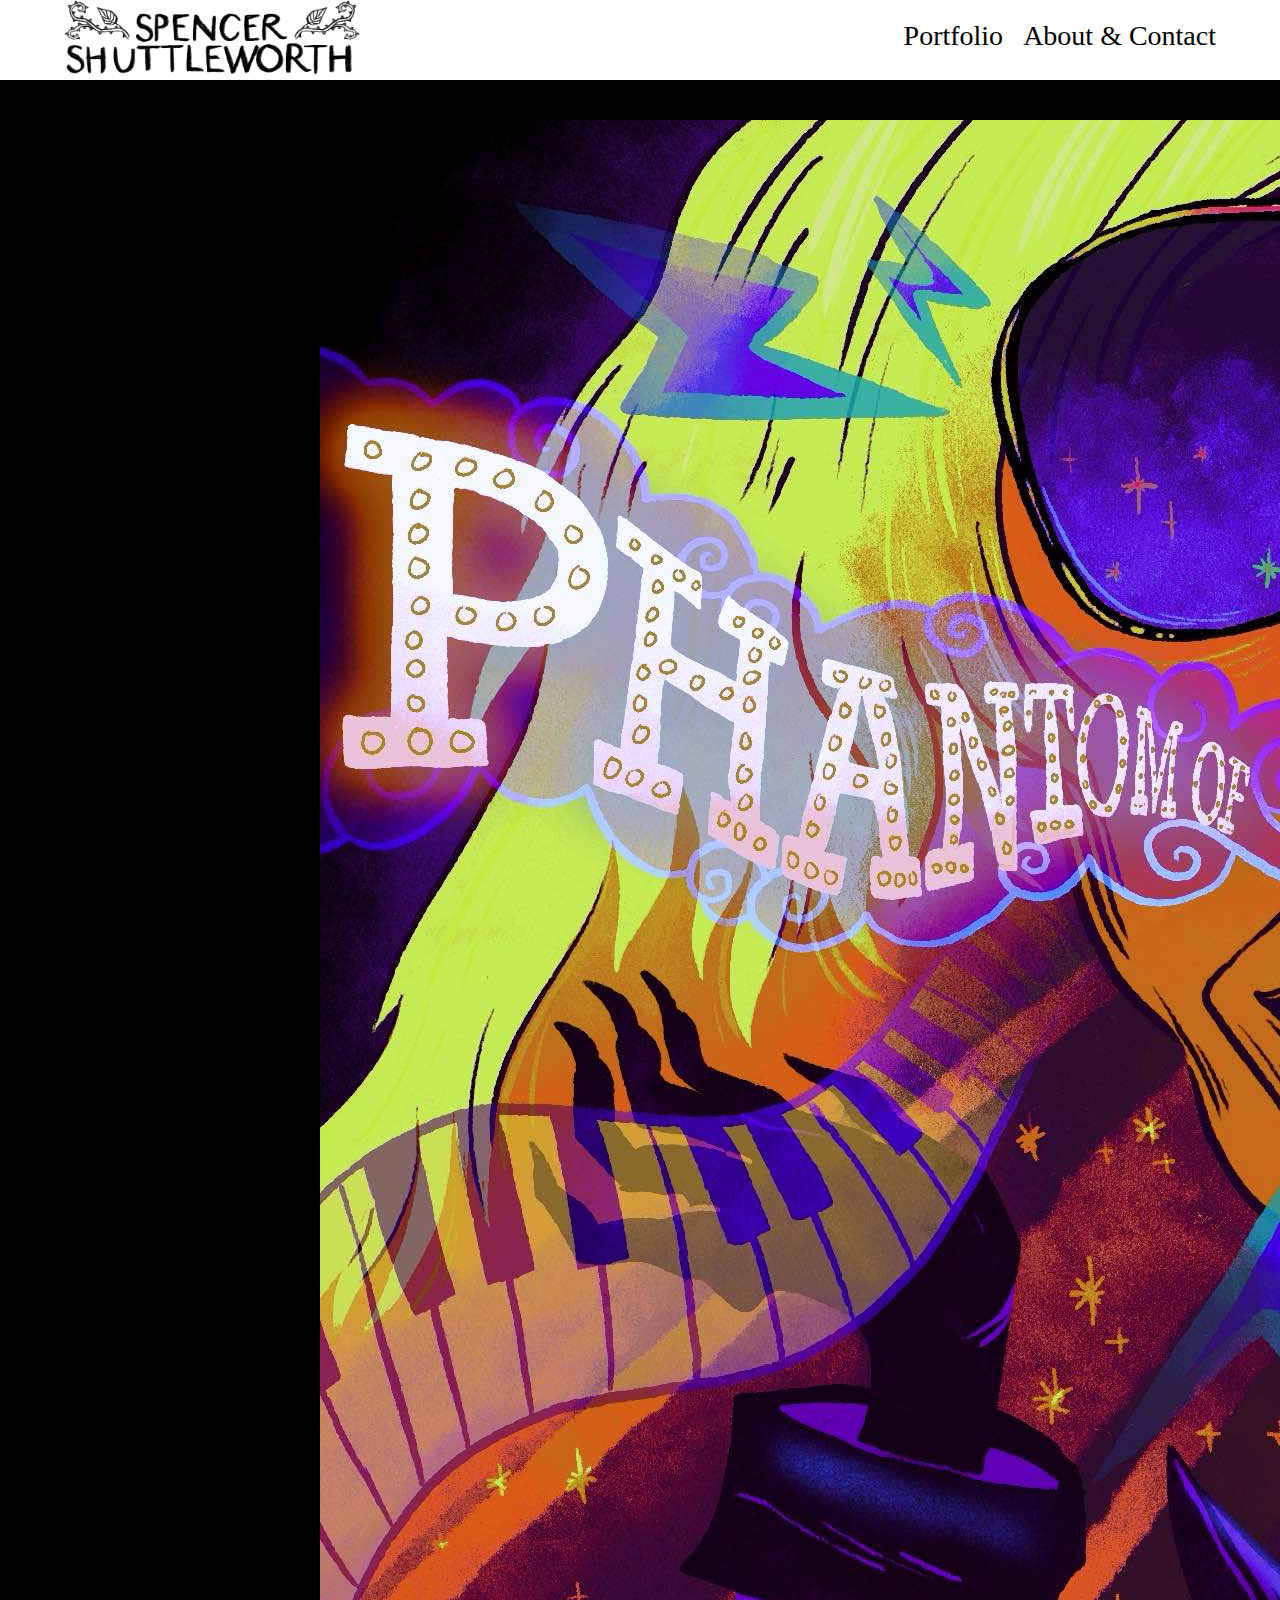
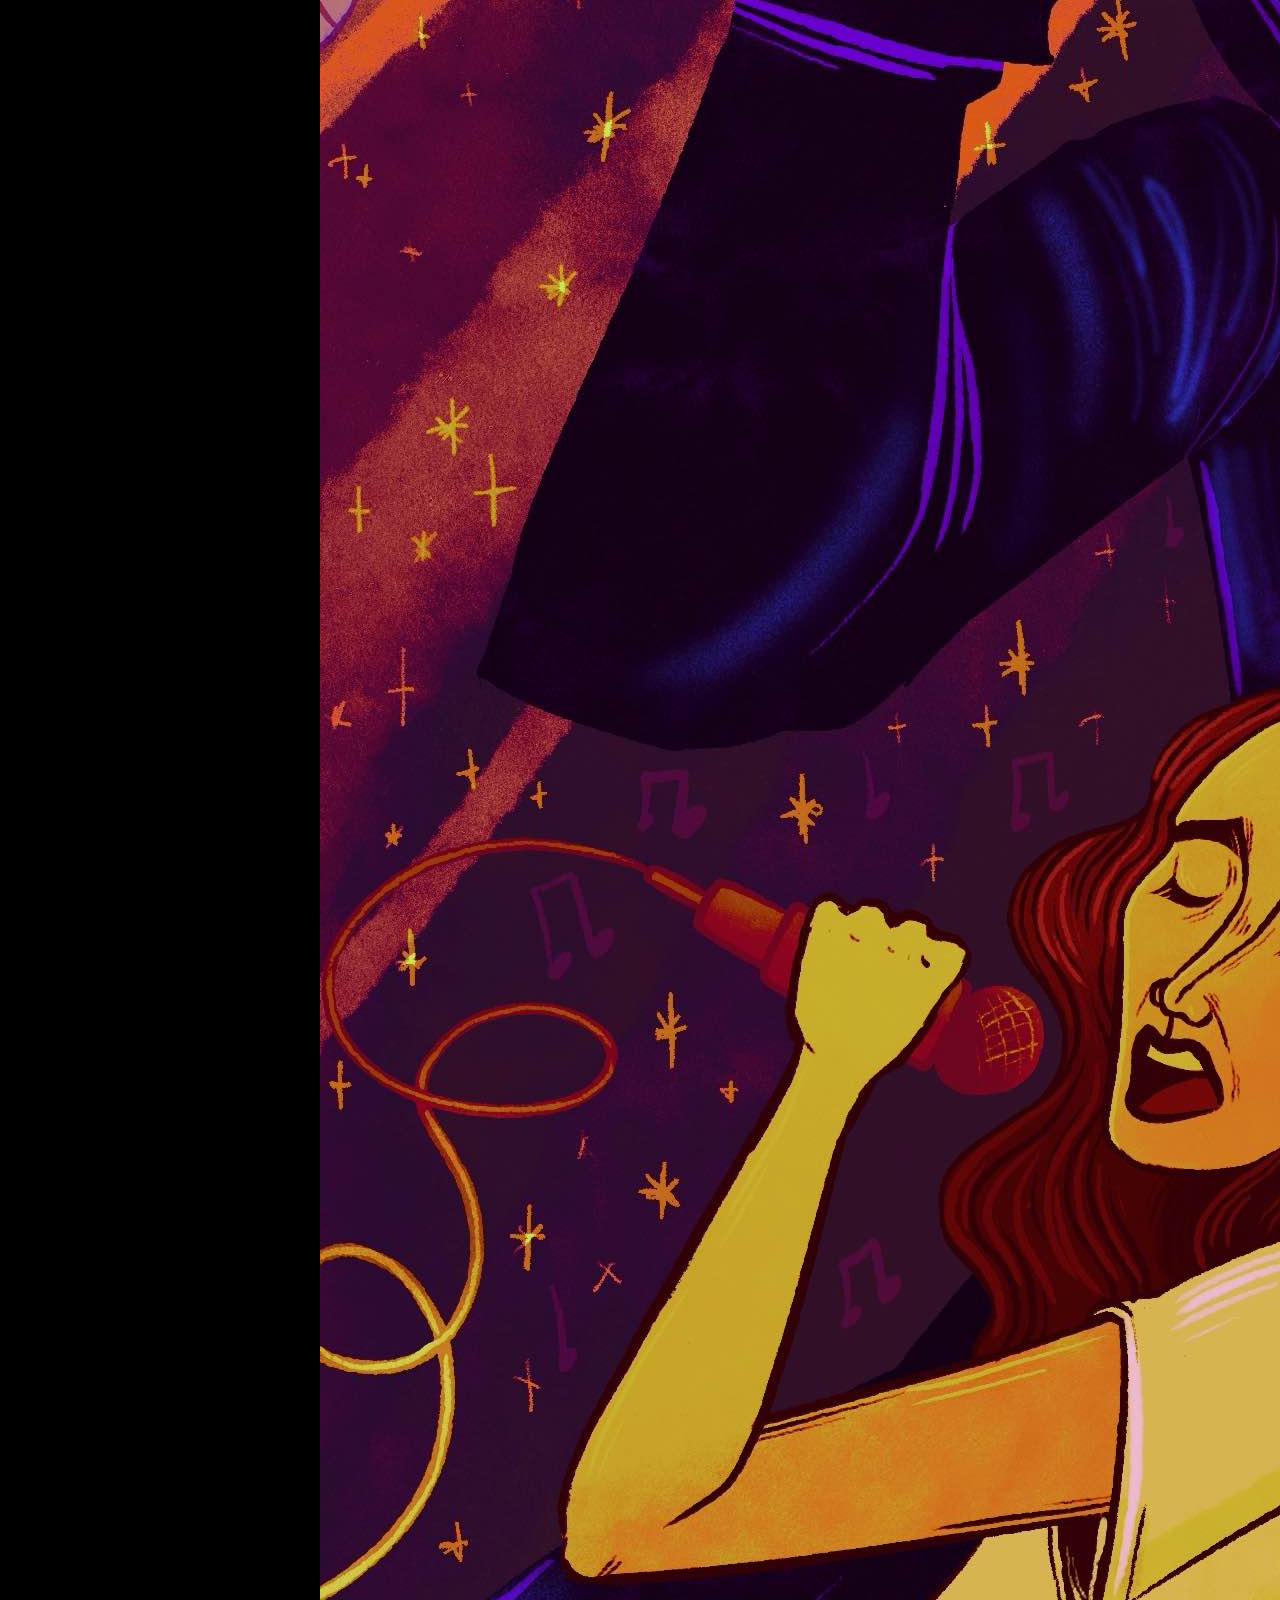
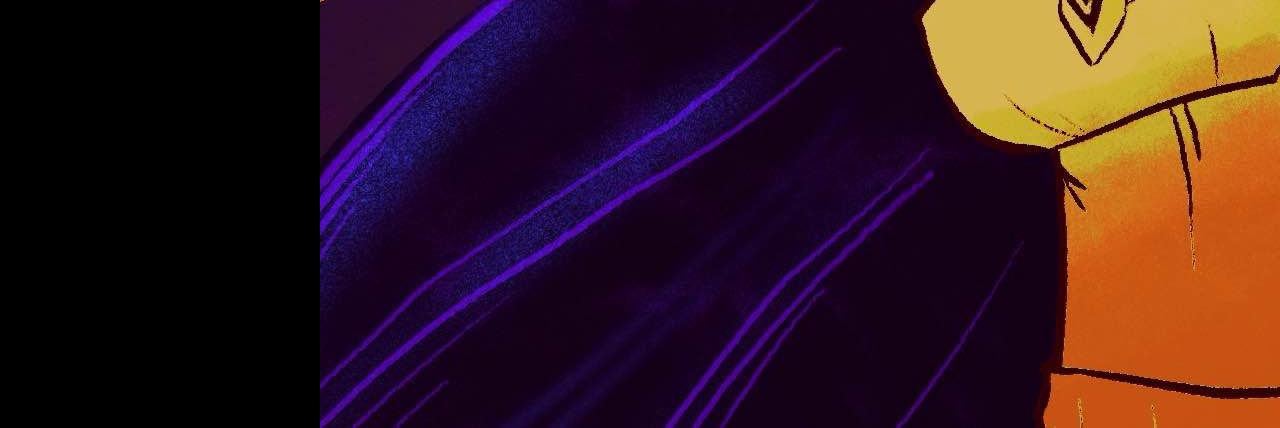
<file: artwork/phantom_of_the_paradise-film_poster.html>
<html>
<head>
<link rel="stylesheet" href="../stylesheet.css">
<meta content="width=device-width">
</head>

<body style="background-color: #000000;">

<div class="navbar">
    <img class="logo" src="../media/logo.png"></img>
    <a style="padding-right: 5%;" href="../about.html">About & Contact</a>
    <a href="../index.html">Portfolio</a>
</div>

<div class="page_title">Phantom of the Paradise - Film Poster</div>
<div class="page_description">
A digital illustration of a concept for a poster for the 1974 horror
musical, Phantom Of The Paradise.</div>
<div class="page_description">
I was very inspired by the campy 70s glam-rock theme of the film. I
wanted this poster to feel as bizarre and maximalist as the
narrative, with bright colours and strobe lights flowing in every
direction!</div>
<div class="page_description">
Within illustrating film posters, I tend to adopt a semi-realistic style
instead of completely conforming to hyper-realism. Illustrating
real-life actors and film characters is always a fun challenge!</div>

<div style="width:50%; margin: 0 auto;">
    <div class="display_col" style="width:98%; float:left;">
        <div style="padding-top: 30px;">           
            <img src="../media/phantom_of_the_paradise-film_poster/phantom_of_the_paradise-film_poster.jpg"></img>
        </div>
    </div>
</div>

</body>
</html>
</file>
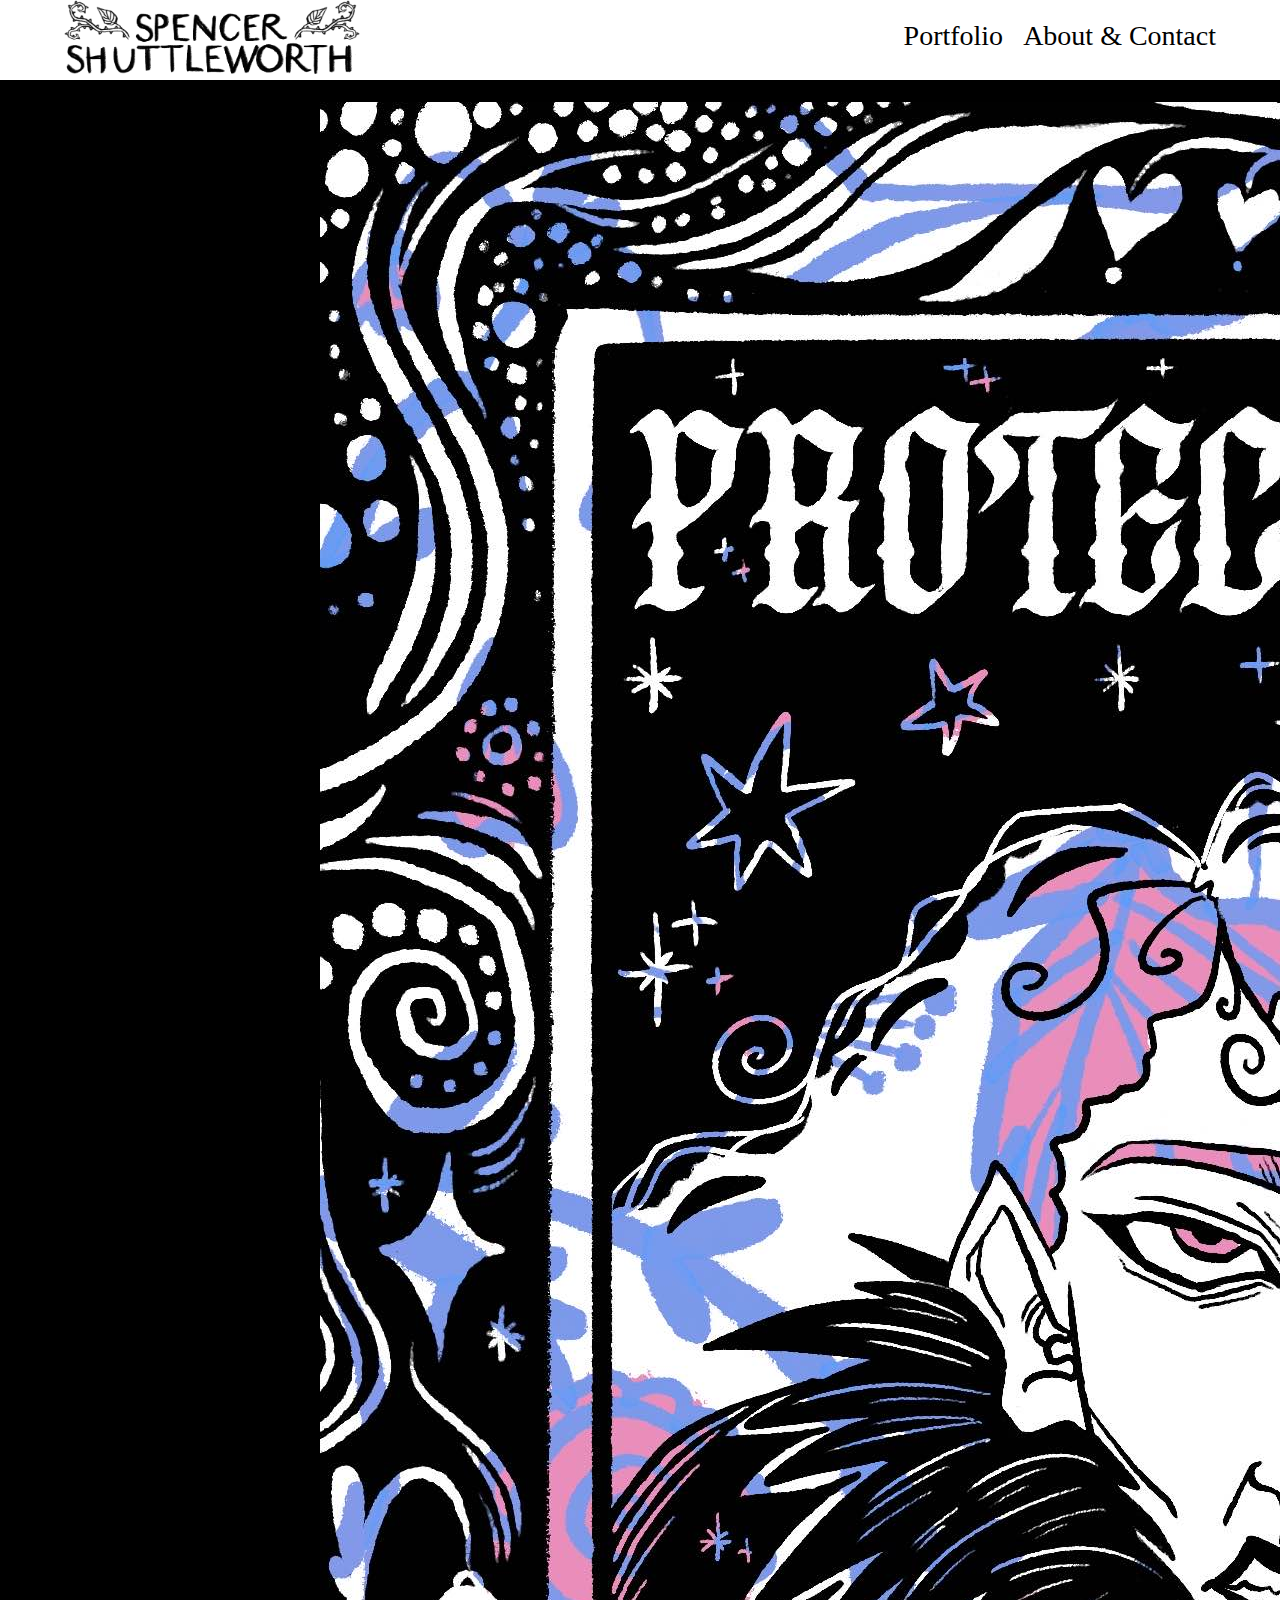
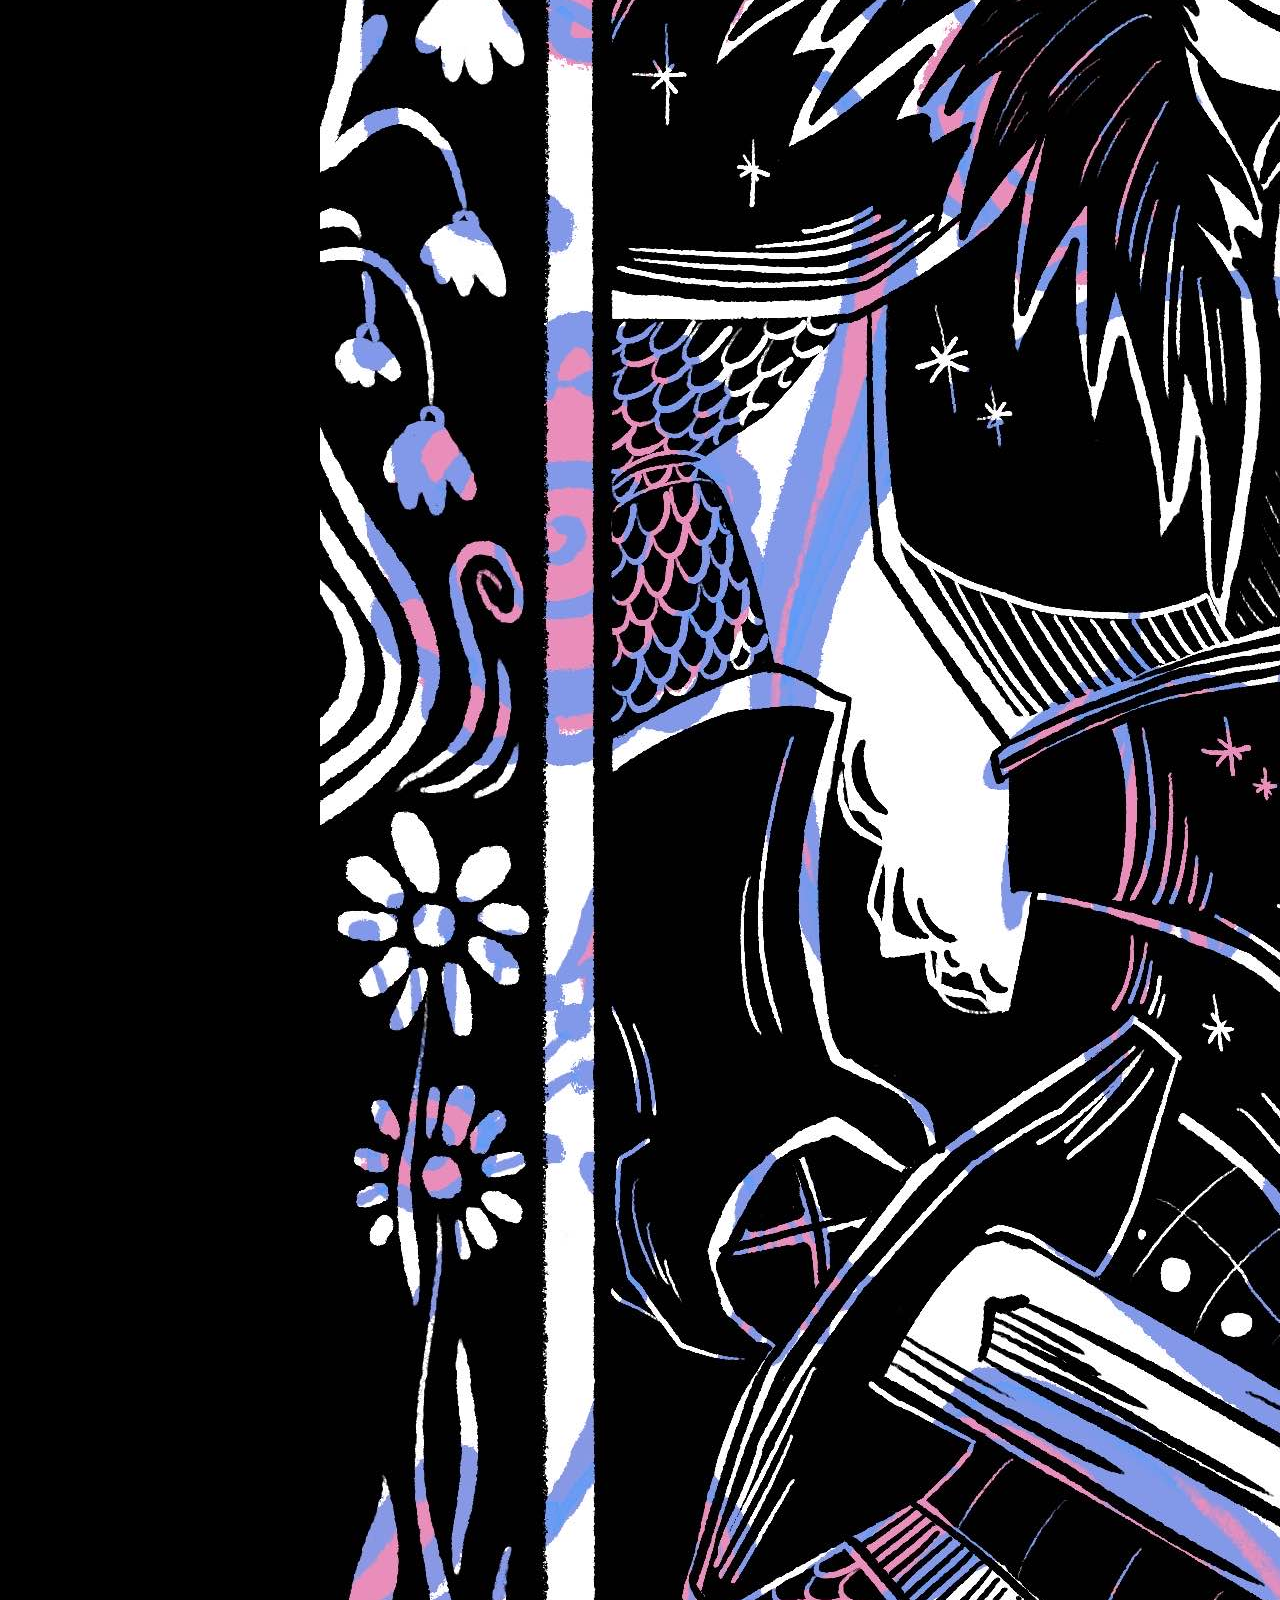
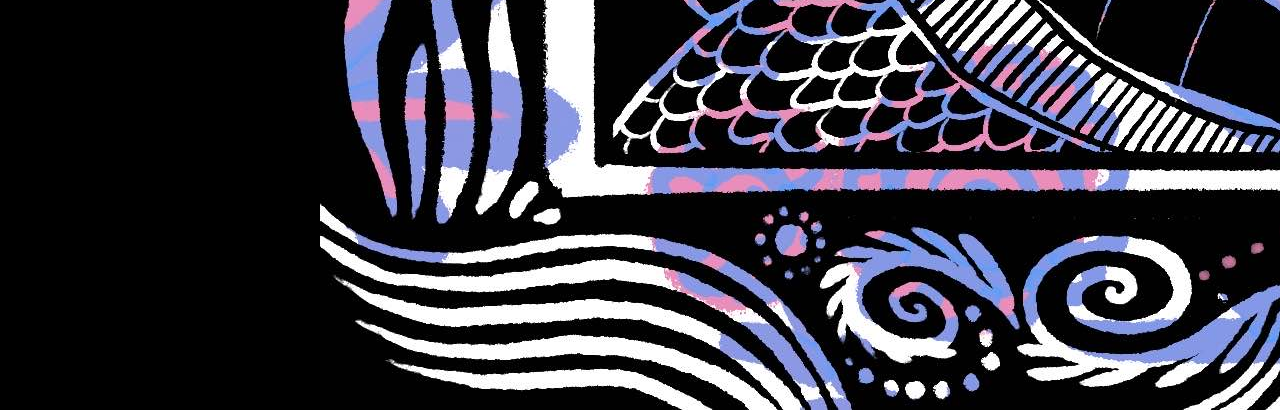
<file: artwork/protect_the_dolls.html>
<html>
<head>
<link rel="stylesheet" href="../stylesheet.css">
<meta content="width=device-width">
</head>

<body style="background-color: #000000;">

<div class="navbar">
    <img class="logo" src="../media/logo.png"></img>
    <a style="padding-right: 5%;" href="../about.html">About & Contact</a>
    <a href="../index.html">Portfolio</a>
</div>

<div class="page_title">Protect The Dolls</div>
<div class="page_description">
A poster design that communicates the protection of transgender women with a recent statement of protest against anti-trans legislation, "Protect The Dolls".
</div>
<div class="page_description">
The fight for LGBTQ+ rights historically always started with trans women, who are curators of our culture and liberation. This poster celebrates and shines a positive light on transgender women, who will always be on our frontlines of queer joy and freedom.
</div>

<div style="width:50%; margin: 0 auto;">
    <div class="display_col" style="width:98%; float:left;">
        <div style="padding-top: 30px;">           
            <img src="../media/protect_the_dolls/protect_the_dolls.jpg"></img>
        </div>
    </div>
</div>

</body>
</html>
</file>
<file: stylesheet.css>
/*FOR LINK DECORATION*/
a, a:hover, a:visited, a:active {
  color: inherit;
  text-decoration: none;
}

/*HEADER*/
body {padding: 0; margin:0;}

@keyframes fadeInOpacity {
	0% {
		opacity: 0.3;
	}
	100% {
		opacity: 1;
	}
}

@keyframes fadeOutOpacity {
	0% {
		opacity: 1;
	}
	100% {
		opacity: 0.3;
	}
}

/*NAVIGATION BAR*/
.navbar{        /*Bar*/
    position: fixed;
    top: 0px;
    left: 0px;
    width: 100%;
    z-index: 999;       /*Always on top*/

    overflow: hidden;
    background-color: #FFFFFF;
}

.navbar a {     /*Elements*/
    float: right;
    text-align: center;
    padding: 10px;
	padding-top: 20px;
    font-size: 28px;
}

.navbar a.active {
    float: right;
    text-align: center;
    padding: 10px;
	padding-top: 20px;
    text-decoration: underline;
    font-size: 28px;
}

.navbar img.logo {
    float:left;
    text-align: center;
    font-size: 26px;
    padding-left: 5%;
	height: 80px;
}



/*DISPLAY COLUMNS*/
.main-column {
    padding-top: 100px;
    margin: 0 auto;
    width: 95%;
}

.display-column {
    width: 49%;
    text-align: center;
}

.display-column div {   /*Image container*/
    padding-bottom: 50px;
    position: relative;
}

.display-column div img {   /*Actual image*/
    width: 100%;
    height: auto;
    opacity: 1;
}

.display-column div img.fade {
    animation-name: fadeInOpacity;
	animation-iteration-count: 1;
	animation-timing-function: ease-in;
	animation-duration: 0.2s;
}

.display-column div img.fade:hover {
    width: 100%;
    height: auto;
    cursor: pointer;

    opacity: 0.3;
    animation-name: fadeOutOpacity;
	animation-iteration-count: 1;
	animation-timing-function: ease-in;
	animation-duration: 0.2s;
}

.display-column div a {     /*Caption*/
    color: #000000;
	color: #FFFFFF;
    font-size: 26px;
}

.display-column div a.overlayed {
    position: absolute;
    top: 50%;
    left: 50%;
    transform: translate(-50%, -50%);
    z-index: -1;
}

/*PAGE TEXT*/
.pageTitle {
    margin: 0 auto;
    text-align: center;
    width: 30%;

    padding-top: 100px;
    color: #FFFFFF;
	font-size: 26px;
    text-decoration: underline;
}

.pageDescription {
    margin: 0 auto;
    text-align: center;
    width: 30%;

    padding-top: 20px;
    color: #FFFFFF;
	font-size: 16px;
}

/*ABOUT PAGE*/
.portrait {
    display: block;
    margin-left: auto;
    margin-right: auto;
    width: 50%;
	width: 500px; 
	height: auto; 
	padding-top: 20px;
}
</file>
